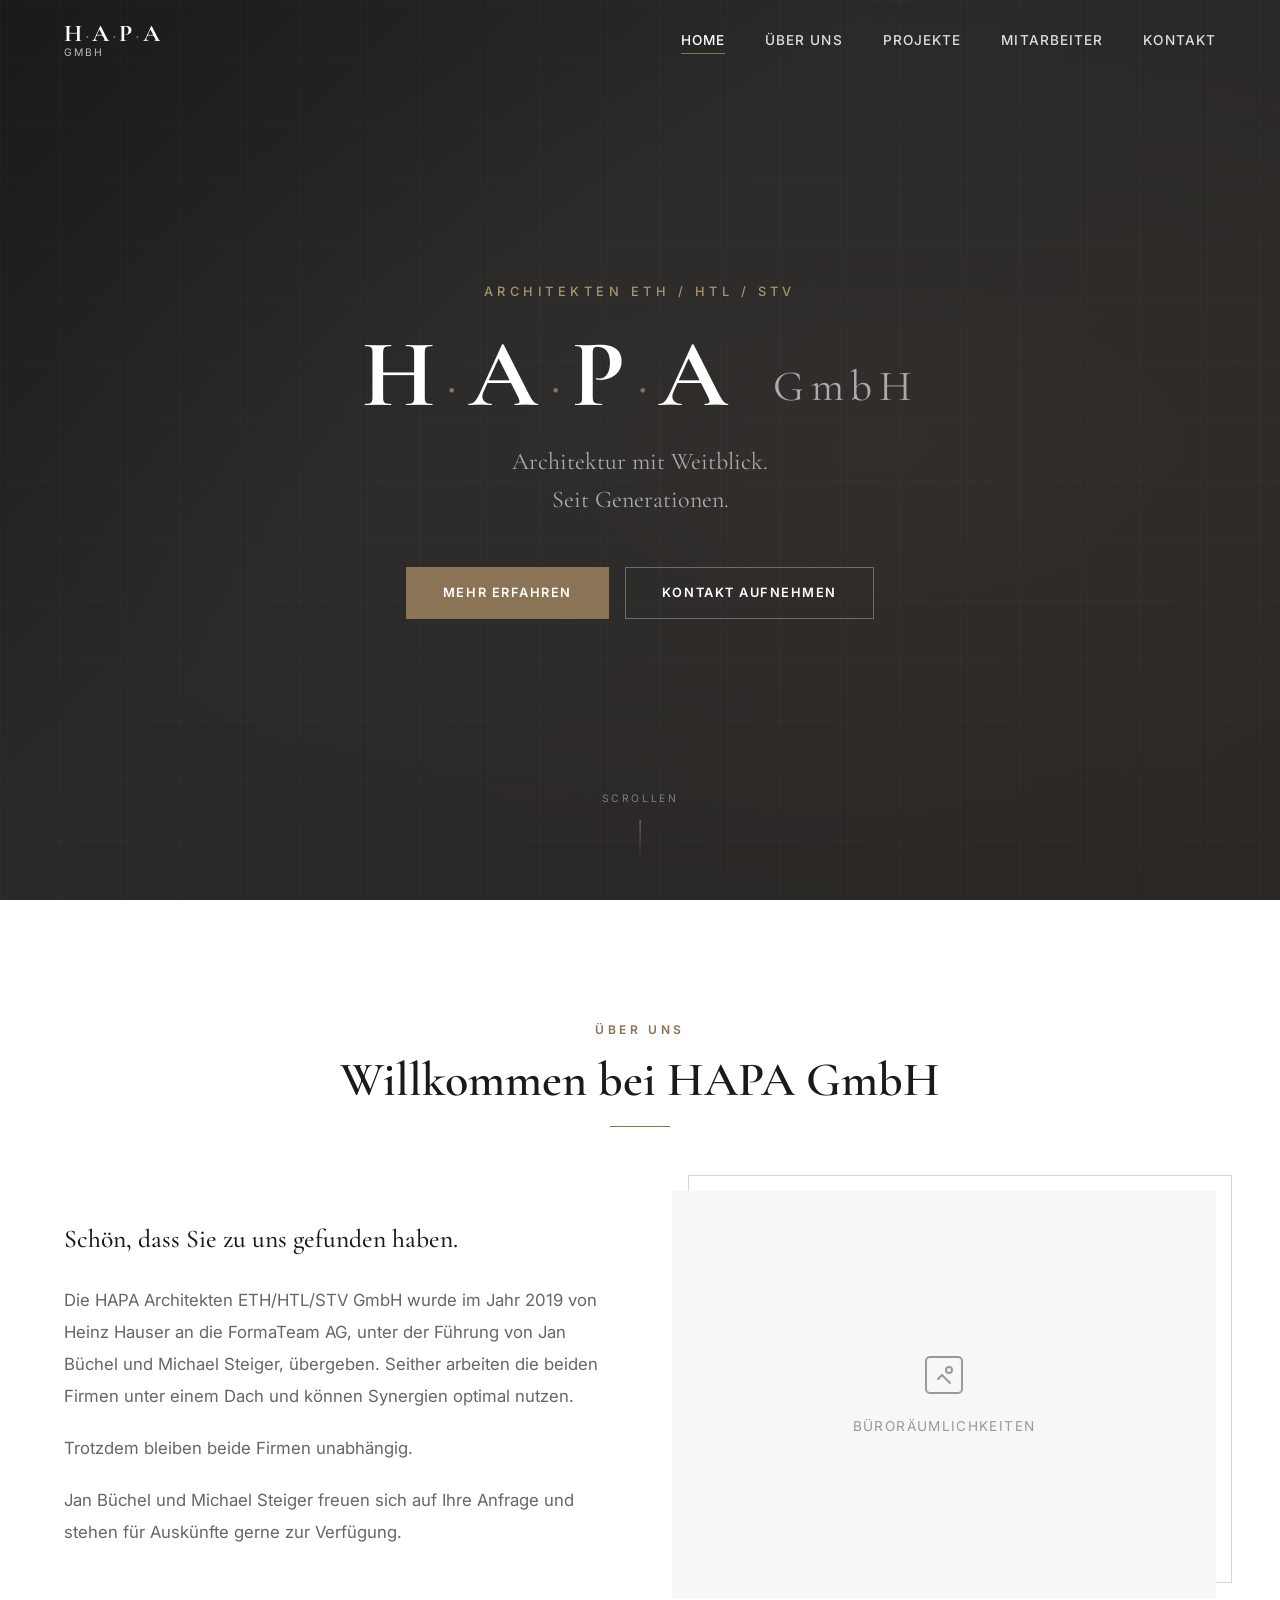
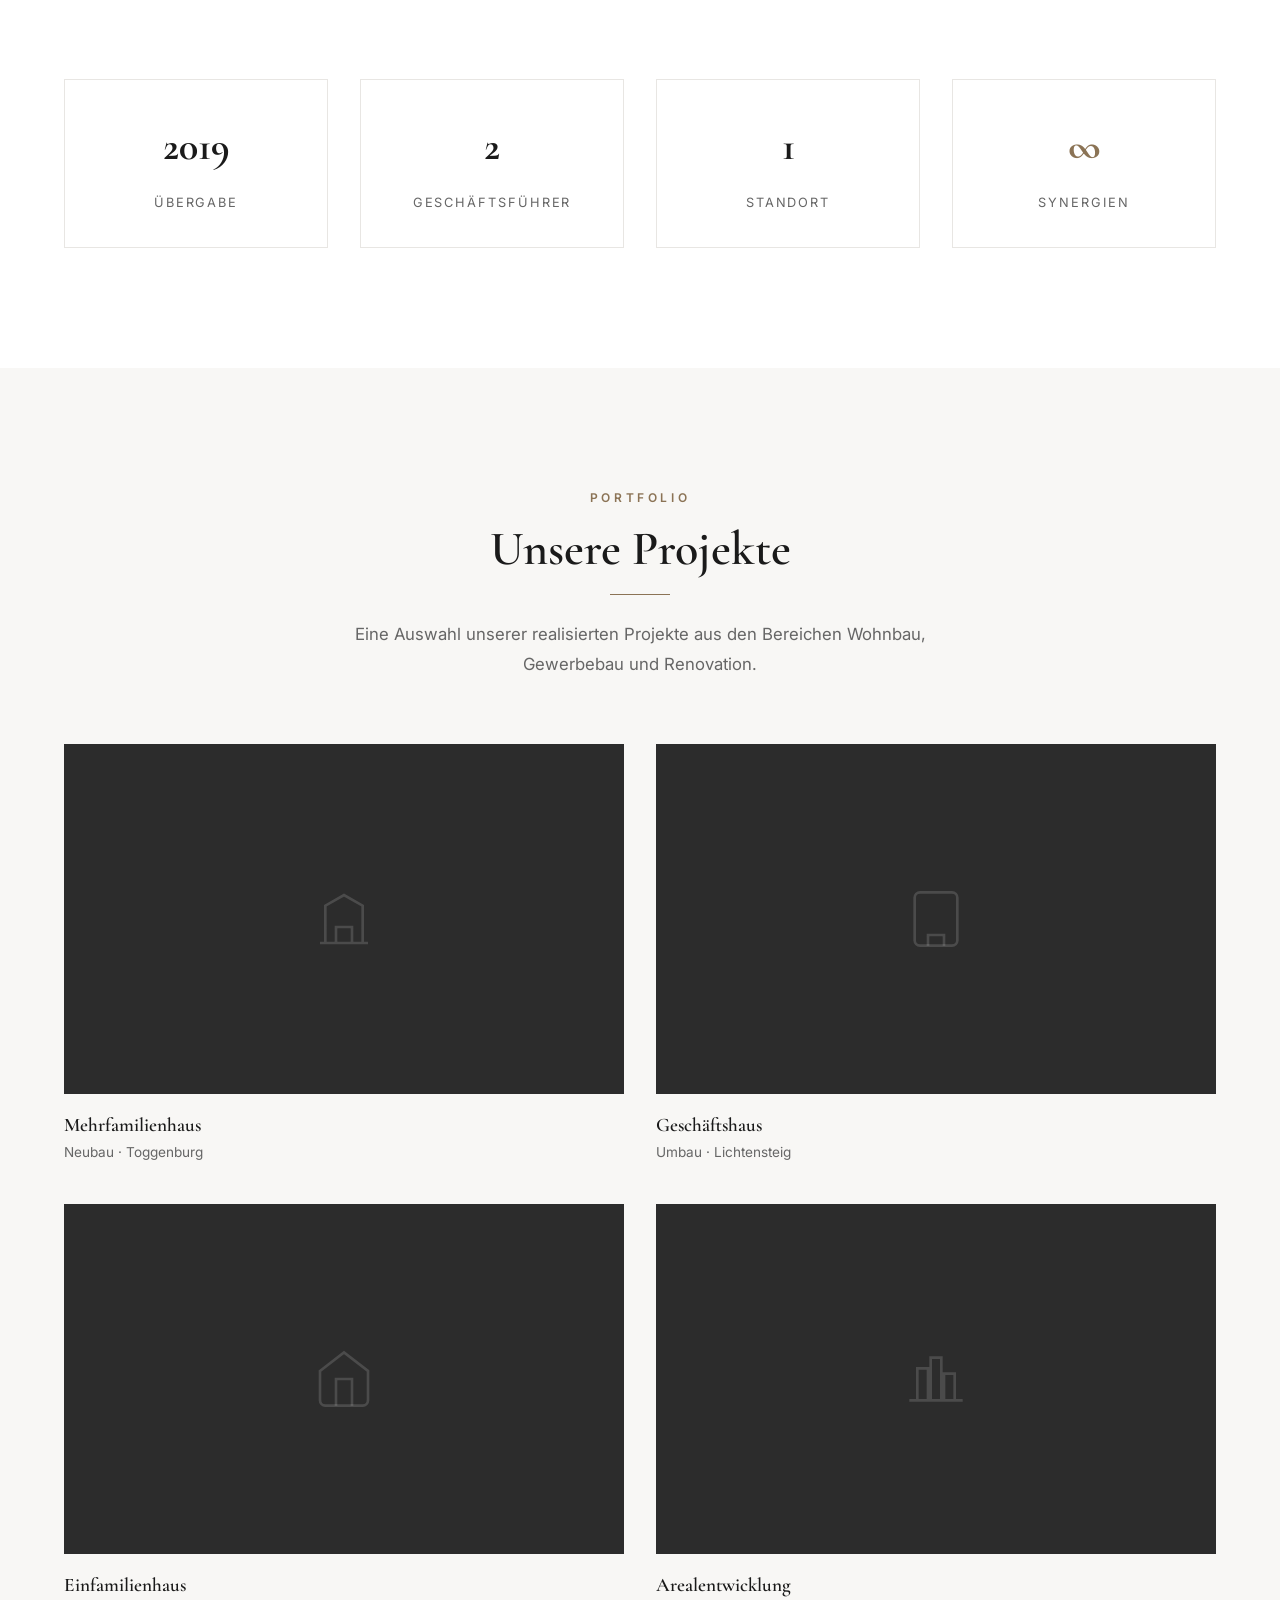
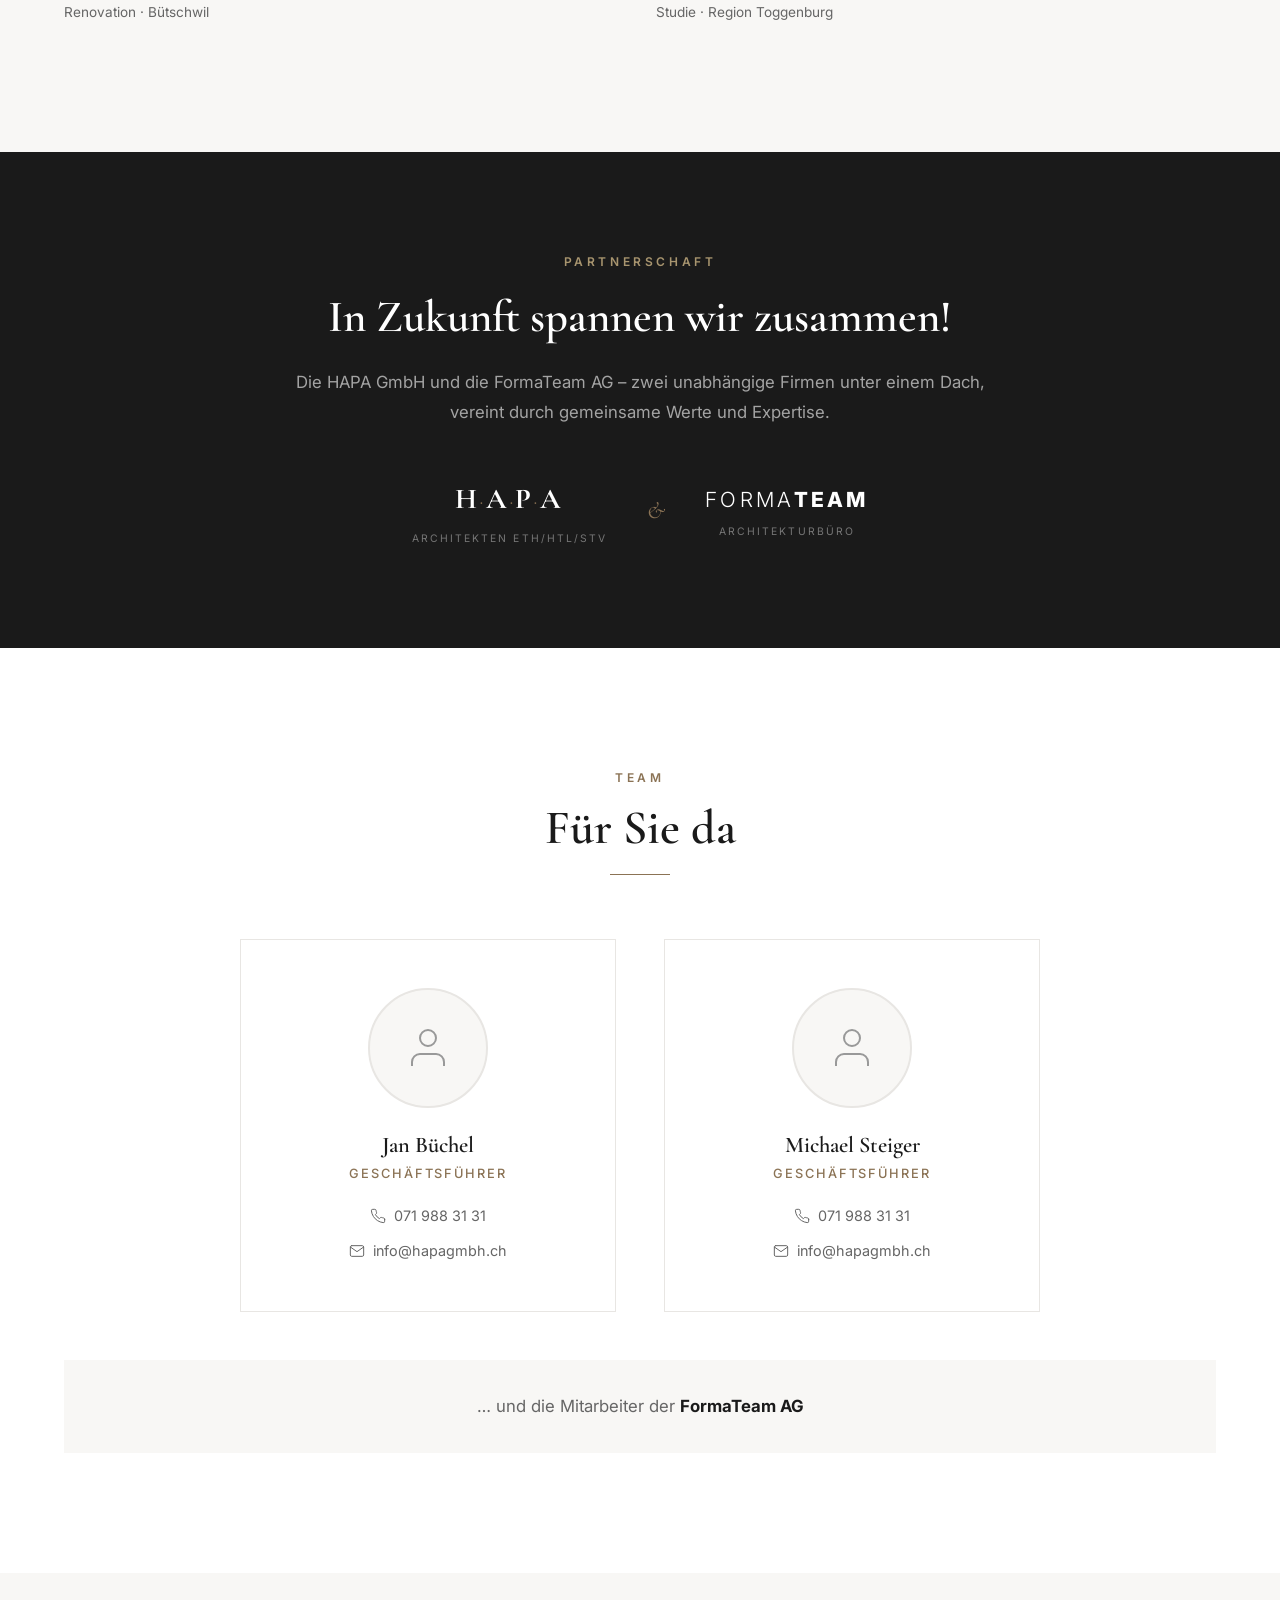
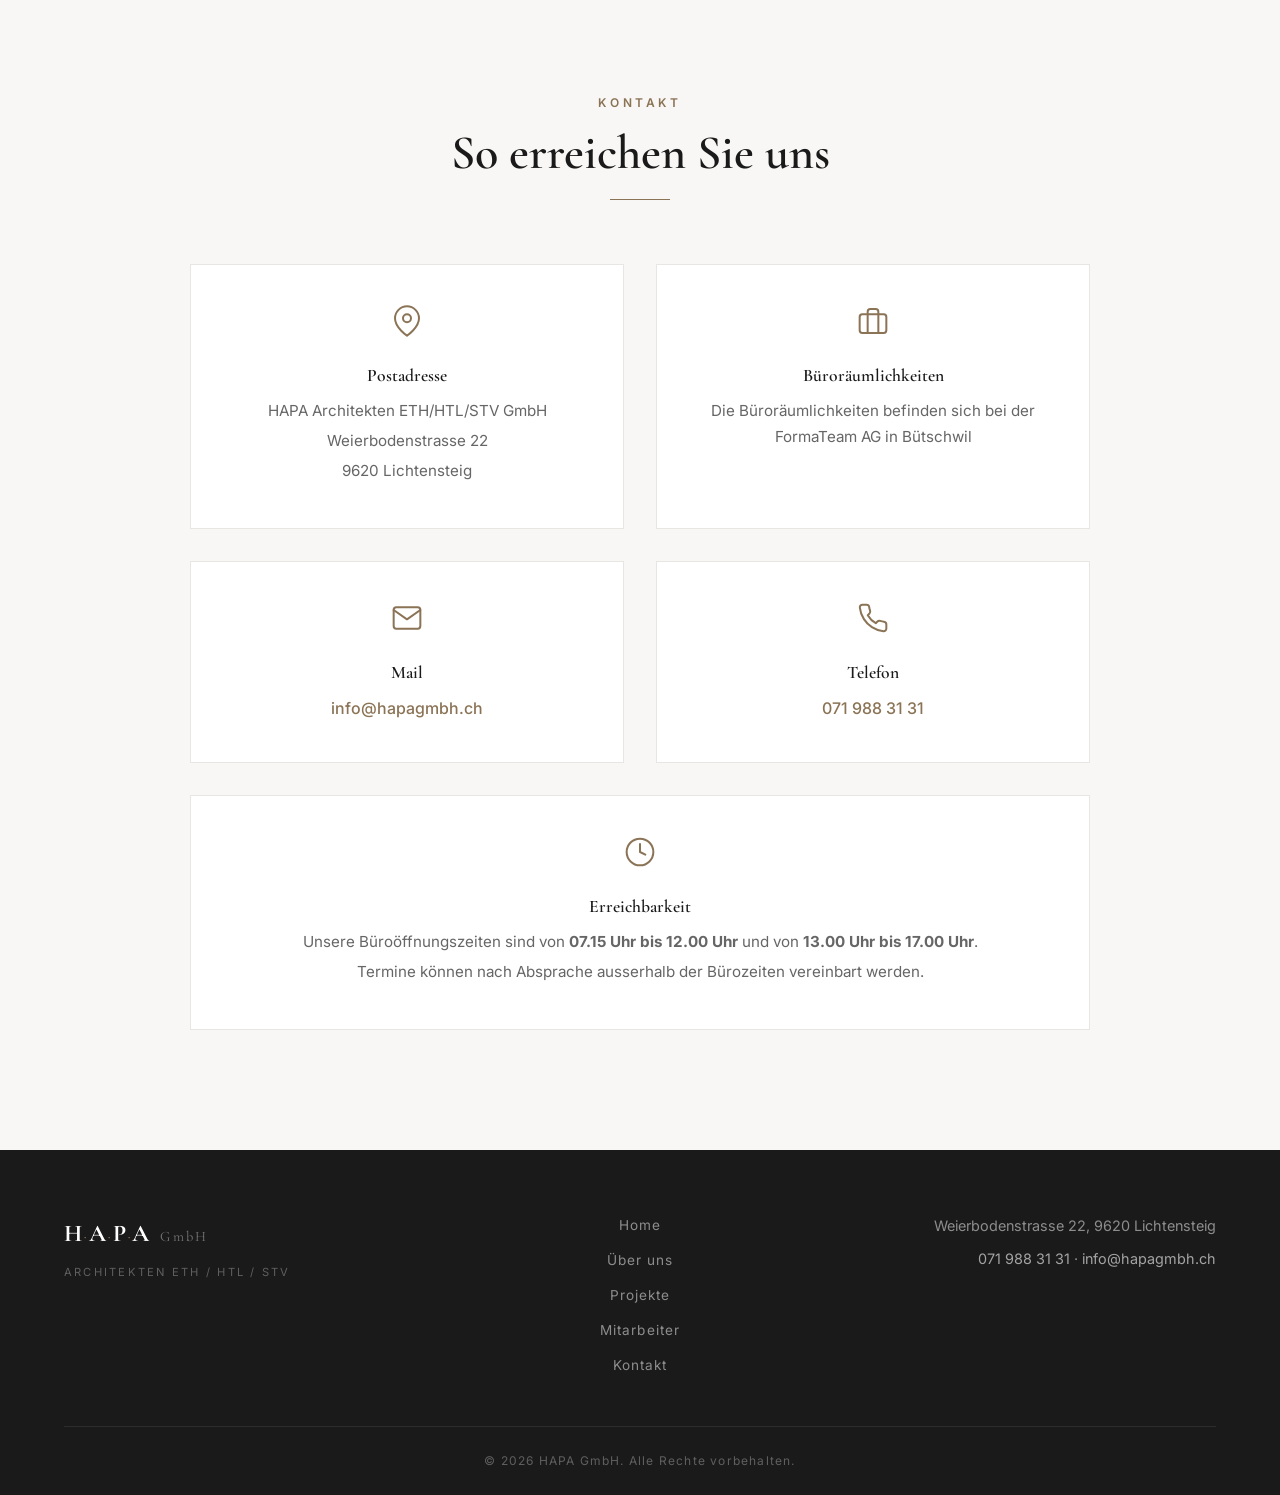
<file: demo-hapa/index.html>
<!DOCTYPE html>
<html lang="de">
<head>
    <meta charset="UTF-8">
    <meta name="viewport" content="width=device-width, initial-scale=1.0">
    <title>HAPA GmbH — Architekten ETH/HTL/STV</title>
    <meta name="description" content="HAPA Architekten ETH/HTL/STV GmbH – Ihr Architekturbüro in Lichtensteig. Professionelle Architektur mit Leidenschaft von Jan Büchel und Michael Steiger.">
    <link rel="preconnect" href="https://fonts.googleapis.com">
    <link rel="preconnect" href="https://fonts.gstatic.com" crossorigin>
    <link href="https://fonts.googleapis.com/css2?family=Inter:wght@300;400;500;600;700&family=Cormorant+Garamond:wght@400;500;600;700&display=swap" rel="stylesheet">
    <link rel="stylesheet" href="style.css">
</head>
<body>

<!-- ============================================================
     NAVIGATION
     ============================================================ -->
<nav id="navbar" class="navbar">
    <div class="nav-container">
        <a href="#hero" class="nav-brand">
            <span class="brand-name">H<span class="brand-dot">·</span>A<span class="brand-dot">·</span>P<span class="brand-dot">·</span>A</span>
            <span class="brand-sub">GmbH</span>
        </a>

        <button id="navToggle" class="nav-toggle" aria-label="Menü öffnen" aria-expanded="false">
            <span class="hamburger-line"></span>
            <span class="hamburger-line"></span>
            <span class="hamburger-line"></span>
        </button>

        <ul id="navMenu" class="nav-menu">
            <li><a href="#hero" class="nav-link active">Home</a></li>
            <li><a href="#about" class="nav-link">Über uns</a></li>
            <li><a href="#projects" class="nav-link">Projekte</a></li>
            <li><a href="#team" class="nav-link">Mitarbeiter</a></li>
            <li><a href="#contact" class="nav-link">Kontakt</a></li>
        </ul>
    </div>
</nav>

<!-- ============================================================
     HERO SECTION
     ============================================================ -->
<section id="hero" class="hero">
    <div class="hero-overlay"></div>
    <div class="hero-content">
        <div class="hero-text fade-up">
            <p class="hero-tagline">Architekten ETH / HTL / STV</p>
            <h1 class="hero-title">H<span class="dot">·</span>A<span class="dot">·</span>P<span class="dot">·</span>A <span class="hero-gmbh">GmbH</span></h1>
            <p class="hero-subtitle">Architektur mit Weitblick.<br>Seit Generationen.</p>
            <div class="hero-actions">
                <a href="#about" class="btn btn-primary">Mehr erfahren</a>
                <a href="#contact" class="btn btn-outline">Kontakt aufnehmen</a>
            </div>
        </div>
    </div>
    <div class="hero-scroll-indicator">
        <span class="scroll-text">Scrollen</span>
        <span class="scroll-line"></span>
    </div>
</section>

<!-- ============================================================
     ÜBER UNS
     ============================================================ -->
<section id="about" class="section section-about">
    <div class="container">
        <div class="section-header fade-up">
            <p class="section-label">Über uns</p>
            <h2 class="section-title">Willkommen bei HAPA GmbH</h2>
            <div class="section-divider"></div>
        </div>

        <div class="about-content">
            <div class="about-text fade-up">
                <p class="about-lead">Schön, dass Sie zu uns gefunden haben.</p>
                <p>Die HAPA Architekten ETH/HTL/STV GmbH wurde im Jahr 2019 von Heinz Hauser an die FormaTeam AG, unter der Führung von Jan Büchel und Michael Steiger, übergeben. Seither arbeiten die beiden Firmen unter einem Dach und können Synergien optimal nutzen.</p>
                <p>Trotzdem bleiben beide Firmen unabhängig.</p>
                <p>Jan Büchel und Michael Steiger freuen sich auf Ihre Anfrage und stehen für Auskünfte gerne zur Verfügung.</p>
            </div>
            <div class="about-image fade-up">
                <div class="about-img-wrapper">
                    <div class="about-img-placeholder">
                        <svg xmlns="http://www.w3.org/2000/svg" viewBox="0 0 24 24" fill="none" stroke="currentColor" stroke-width="1" stroke-linecap="round" stroke-linejoin="round"><rect x="3" y="3" width="18" height="18" rx="2"/><path d="M9 14l2-2 4 4"/><circle cx="14.5" cy="9.5" r="1.5"/></svg>
                        <span>Büroräumlichkeiten</span>
                    </div>
                </div>
            </div>
        </div>

        <div class="about-stats fade-up">
            <div class="stat-card">
                <span class="stat-number" data-target="2019">2019</span>
                <span class="stat-label">Übergabe</span>
            </div>
            <div class="stat-card">
                <span class="stat-number">2</span>
                <span class="stat-label">Geschäftsführer</span>
            </div>
            <div class="stat-card">
                <span class="stat-number">1</span>
                <span class="stat-label">Standort</span>
            </div>
            <div class="stat-card">
                <span class="stat-icon">∞</span>
                <span class="stat-label">Synergien</span>
            </div>
        </div>
    </div>
</section>

<!-- ============================================================
     PROJEKTE
     ============================================================ -->
<section id="projects" class="section section-projects">
    <div class="container">
        <div class="section-header fade-up">
            <p class="section-label">Portfolio</p>
            <h2 class="section-title">Unsere Projekte</h2>
            <div class="section-divider"></div>
            <p class="section-desc">Eine Auswahl unserer realisierten Projekte aus den Bereichen Wohnbau, Gewerbebau und Renovation.</p>
        </div>

        <div class="projects-grid">
            <div class="project-card fade-up">
                <div class="project-img">
                    <div class="project-placeholder">
                        <svg xmlns="http://www.w3.org/2000/svg" viewBox="0 0 24 24" fill="none" stroke="currentColor" stroke-width="1"><path d="M3 21h18M5 21V7l7-4 7 4v14M9 21v-6h6v6"/></svg>
                    </div>
                    <div class="project-overlay">
                        <span class="project-category">Wohnbau</span>
                    </div>
                </div>
                <div class="project-info">
                    <h3>Mehrfamilienhaus</h3>
                    <p>Neubau · Toggenburg</p>
                </div>
            </div>

            <div class="project-card fade-up">
                <div class="project-img">
                    <div class="project-placeholder">
                        <svg xmlns="http://www.w3.org/2000/svg" viewBox="0 0 24 24" fill="none" stroke="currentColor" stroke-width="1"><rect x="4" y="2" width="16" height="20" rx="2"/><path d="M9 22v-4h6v4M8 6h.01M16 6h.01M12 6h.01M8 10h.01M16 10h.01M12 10h.01M8 14h.01M16 14h.01M12 14h.01"/></svg>
                    </div>
                    <div class="project-overlay">
                        <span class="project-category">Gewerbebau</span>
                    </div>
                </div>
                <div class="project-info">
                    <h3>Geschäftshaus</h3>
                    <p>Umbau · Lichtensteig</p>
                </div>
            </div>

            <div class="project-card fade-up">
                <div class="project-img">
                    <div class="project-placeholder">
                        <svg xmlns="http://www.w3.org/2000/svg" viewBox="0 0 24 24" fill="none" stroke="currentColor" stroke-width="1"><path d="M3 9l9-7 9 7v11a2 2 0 0 1-2 2H5a2 2 0 0 1-2-2z"/><polyline points="9 22 9 12 15 12 15 22"/></svg>
                    </div>
                    <div class="project-overlay">
                        <span class="project-category">Renovation</span>
                    </div>
                </div>
                <div class="project-info">
                    <h3>Einfamilienhaus</h3>
                    <p>Renovation · Bütschwil</p>
                </div>
            </div>

            <div class="project-card fade-up">
                <div class="project-img">
                    <div class="project-placeholder">
                        <svg xmlns="http://www.w3.org/2000/svg" viewBox="0 0 24 24" fill="none" stroke="currentColor" stroke-width="1"><path d="M2 20h20M5 20V8h4v12M10 20V4h4v16M15 20V10h4v10"/></svg>
                    </div>
                    <div class="project-overlay">
                        <span class="project-category">Planung</span>
                    </div>
                </div>
                <div class="project-info">
                    <h3>Arealentwicklung</h3>
                    <p>Studie · Region Toggenburg</p>
                </div>
            </div>
        </div>
    </div>
</section>

<!-- ============================================================
     ZUSAMMENARBEIT BANNER
     ============================================================ -->
<section class="section section-collab">
    <div class="container">
        <div class="collab-content fade-up">
            <p class="collab-label">Partnerschaft</p>
            <h2 class="collab-title">In Zukunft spannen wir zusammen!</h2>
            <p class="collab-text">Die HAPA GmbH und die FormaTeam AG – zwei unabhängige Firmen unter einem Dach, vereint durch gemeinsame Werte und Expertise.</p>
            <div class="collab-logos">
                <div class="collab-logo">
                    <span class="logo-hapa">H<span class="dot">·</span>A<span class="dot">·</span>P<span class="dot">·</span>A</span>
                    <span class="logo-sub">Architekten ETH/HTL/STV</span>
                </div>
                <div class="collab-separator">
                    <span class="separator-icon">&amp;</span>
                </div>
                <div class="collab-logo">
                    <span class="logo-formateam">FORMA<strong>TEAM</strong></span>
                    <span class="logo-sub">Architekturbüro</span>
                </div>
            </div>
        </div>
    </div>
</section>

<!-- ============================================================
     MITARBEITER
     ============================================================ -->
<section id="team" class="section section-team">
    <div class="container">
        <div class="section-header fade-up">
            <p class="section-label">Team</p>
            <h2 class="section-title">Für Sie da</h2>
            <div class="section-divider"></div>
        </div>

        <div class="team-grid">
            <div class="team-card fade-up">
                <div class="team-photo">
                    <div class="team-photo-placeholder">
                        <svg xmlns="http://www.w3.org/2000/svg" viewBox="0 0 24 24" fill="none" stroke="currentColor" stroke-width="1"><path d="M20 21v-2a4 4 0 0 0-4-4H8a4 4 0 0 0-4 4v2"/><circle cx="12" cy="7" r="4"/></svg>
                    </div>
                </div>
                <div class="team-info">
                    <h3 class="team-name">Jan Büchel</h3>
                    <p class="team-role">Geschäftsführer</p>
                    <div class="team-contact">
                        <a href="tel:+41719883131" class="team-link">
                            <svg xmlns="http://www.w3.org/2000/svg" viewBox="0 0 24 24" fill="none" stroke="currentColor" stroke-width="1.5" stroke-linecap="round" stroke-linejoin="round" width="16" height="16"><path d="M22 16.92v3a2 2 0 0 1-2.18 2 19.79 19.79 0 0 1-8.63-3.07 19.5 19.5 0 0 1-6-6 19.79 19.79 0 0 1-3.07-8.67A2 2 0 0 1 4.11 2h3a2 2 0 0 1 2 1.72 12.84 12.84 0 0 0 .7 2.81 2 2 0 0 1-.45 2.11L8.09 9.91a16 16 0 0 0 6 6l1.27-1.27a2 2 0 0 1 2.11-.45 12.84 12.84 0 0 0 2.81.7A2 2 0 0 1 22 16.92z"/></svg>
                            071 988 31 31
                        </a>
                        <a href="mailto:info@hapagmbh.ch" class="team-link">
                            <svg xmlns="http://www.w3.org/2000/svg" viewBox="0 0 24 24" fill="none" stroke="currentColor" stroke-width="1.5" stroke-linecap="round" stroke-linejoin="round" width="16" height="16"><path d="M4 4h16c1.1 0 2 .9 2 2v12c0 1.1-.9 2-2 2H4c-1.1 0-2-.9-2-2V6c0-1.1.9-2 2-2z"/><polyline points="22,6 12,13 2,6"/></svg>
                            info@hapagmbh.ch
                        </a>
                    </div>
                </div>
            </div>

            <div class="team-card fade-up">
                <div class="team-photo">
                    <div class="team-photo-placeholder">
                        <svg xmlns="http://www.w3.org/2000/svg" viewBox="0 0 24 24" fill="none" stroke="currentColor" stroke-width="1"><path d="M20 21v-2a4 4 0 0 0-4-4H8a4 4 0 0 0-4 4v2"/><circle cx="12" cy="7" r="4"/></svg>
                    </div>
                </div>
                <div class="team-info">
                    <h3 class="team-name">Michael Steiger</h3>
                    <p class="team-role">Geschäftsführer</p>
                    <div class="team-contact">
                        <a href="tel:+41719883131" class="team-link">
                            <svg xmlns="http://www.w3.org/2000/svg" viewBox="0 0 24 24" fill="none" stroke="currentColor" stroke-width="1.5" stroke-linecap="round" stroke-linejoin="round" width="16" height="16"><path d="M22 16.92v3a2 2 0 0 1-2.18 2 19.79 19.79 0 0 1-8.63-3.07 19.5 19.5 0 0 1-6-6 19.79 19.79 0 0 1-3.07-8.67A2 2 0 0 1 4.11 2h3a2 2 0 0 1 2 1.72 12.84 12.84 0 0 0 .7 2.81 2 2 0 0 1-.45 2.11L8.09 9.91a16 16 0 0 0 6 6l1.27-1.27a2 2 0 0 1 2.11-.45 12.84 12.84 0 0 0 2.81.7A2 2 0 0 1 22 16.92z"/></svg>
                            071 988 31 31
                        </a>
                        <a href="mailto:info@hapagmbh.ch" class="team-link">
                            <svg xmlns="http://www.w3.org/2000/svg" viewBox="0 0 24 24" fill="none" stroke="currentColor" stroke-width="1.5" stroke-linecap="round" stroke-linejoin="round" width="16" height="16"><path d="M4 4h16c1.1 0 2 .9 2 2v12c0 1.1-.9 2-2 2H4c-1.1 0-2-.9-2-2V6c0-1.1.9-2 2-2z"/><polyline points="22,6 12,13 2,6"/></svg>
                            info@hapagmbh.ch
                        </a>
                    </div>
                </div>
            </div>
        </div>

        <div class="team-formateam fade-up">
            <p>… und die Mitarbeiter der <strong>FormaTeam AG</strong></p>
        </div>
    </div>
</section>

<!-- ============================================================
     KONTAKT
     ============================================================ -->
<section id="contact" class="section section-contact">
    <div class="container">
        <div class="section-header fade-up">
            <p class="section-label">Kontakt</p>
            <h2 class="section-title">So erreichen Sie uns</h2>
            <div class="section-divider"></div>
        </div>

        <div class="contact-grid">
            <div class="contact-card fade-up">
                <div class="contact-icon">
                    <svg xmlns="http://www.w3.org/2000/svg" viewBox="0 0 24 24" fill="none" stroke="currentColor" stroke-width="1.5" stroke-linecap="round" stroke-linejoin="round"><path d="M21 10c0 7-9 13-9 13s-9-6-9-13a9 9 0 0 1 18 0z"/><circle cx="12" cy="10" r="3"/></svg>
                </div>
                <h3>Postadresse</h3>
                <p>HAPA Architekten ETH/HTL/STV GmbH</p>
                <p>Weierbodenstrasse 22</p>
                <p>9620 Lichtensteig</p>
            </div>

            <div class="contact-card fade-up">
                <div class="contact-icon">
                    <svg xmlns="http://www.w3.org/2000/svg" viewBox="0 0 24 24" fill="none" stroke="currentColor" stroke-width="1.5" stroke-linecap="round" stroke-linejoin="round"><rect x="2" y="7" width="20" height="14" rx="2" ry="2"/><path d="M16 21V5a2 2 0 0 0-2-2h-4a2 2 0 0 0-2 2v16"/></svg>
                </div>
                <h3>Büroräumlichkeiten</h3>
                <p>Die Büroräumlichkeiten befinden sich bei der FormaTeam AG in Bütschwil</p>
            </div>

            <div class="contact-card fade-up">
                <div class="contact-icon">
                    <svg xmlns="http://www.w3.org/2000/svg" viewBox="0 0 24 24" fill="none" stroke="currentColor" stroke-width="1.5" stroke-linecap="round" stroke-linejoin="round"><path d="M4 4h16c1.1 0 2 .9 2 2v12c0 1.1-.9 2-2 2H4c-1.1 0-2-.9-2-2V6c0-1.1.9-2 2-2z"/><polyline points="22,6 12,13 2,6"/></svg>
                </div>
                <h3>Mail</h3>
                <a href="mailto:info@hapagmbh.ch" class="contact-link">info@hapagmbh.ch</a>
            </div>

            <div class="contact-card fade-up">
                <div class="contact-icon">
                    <svg xmlns="http://www.w3.org/2000/svg" viewBox="0 0 24 24" fill="none" stroke="currentColor" stroke-width="1.5" stroke-linecap="round" stroke-linejoin="round"><path d="M22 16.92v3a2 2 0 0 1-2.18 2 19.79 19.79 0 0 1-8.63-3.07 19.5 19.5 0 0 1-6-6 19.79 19.79 0 0 1-3.07-8.67A2 2 0 0 1 4.11 2h3a2 2 0 0 1 2 1.72 12.84 12.84 0 0 0 .7 2.81 2 2 0 0 1-.45 2.11L8.09 9.91a16 16 0 0 0 6 6l1.27-1.27a2 2 0 0 1 2.11-.45 12.84 12.84 0 0 0 2.81.7A2 2 0 0 1 22 16.92z"/></svg>
                </div>
                <h3>Telefon</h3>
                <a href="tel:+41719883131" class="contact-link">071 988 31 31</a>
            </div>

            <div class="contact-card contact-card-wide fade-up">
                <div class="contact-icon">
                    <svg xmlns="http://www.w3.org/2000/svg" viewBox="0 0 24 24" fill="none" stroke="currentColor" stroke-width="1.5" stroke-linecap="round" stroke-linejoin="round"><circle cx="12" cy="12" r="10"/><polyline points="12 6 12 12 16 14"/></svg>
                </div>
                <h3>Erreichbarkeit</h3>
                <p>Unsere Büroöffnungszeiten sind von <strong>07.15 Uhr bis 12.00 Uhr</strong> und von <strong>13.00 Uhr bis 17.00 Uhr</strong>.</p>
                <p>Termine können nach Absprache ausserhalb der Bürozeiten vereinbart werden.</p>
            </div>
        </div>
    </div>
</section>

<!-- ============================================================
     FOOTER
     ============================================================ -->
<footer class="footer">
    <div class="container">
        <div class="footer-content">
            <div class="footer-brand">
                <span class="footer-logo">H<span class="dot">·</span>A<span class="dot">·</span>P<span class="dot">·</span>A <span class="footer-gmbh">GmbH</span></span>
                <p class="footer-tagline">Architekten ETH / HTL / STV</p>
            </div>
            <div class="footer-links">
                <a href="#hero">Home</a>
                <a href="#about">Über uns</a>
                <a href="#projects">Projekte</a>
                <a href="#team">Mitarbeiter</a>
                <a href="#contact">Kontakt</a>
            </div>
            <div class="footer-contact">
                <p>Weierbodenstrasse 22, 9620 Lichtensteig</p>
                <p><a href="tel:+41719883131">071 988 31 31</a> · <a href="mailto:info@hapagmbh.ch">info@hapagmbh.ch</a></p>
            </div>
        </div>
        <div class="footer-bottom">
            <p>&copy; 2026 HAPA GmbH. Alle Rechte vorbehalten.</p>
        </div>
    </div>
</footer>

<script src="script.js"></script>
</body>
</html>
</file>
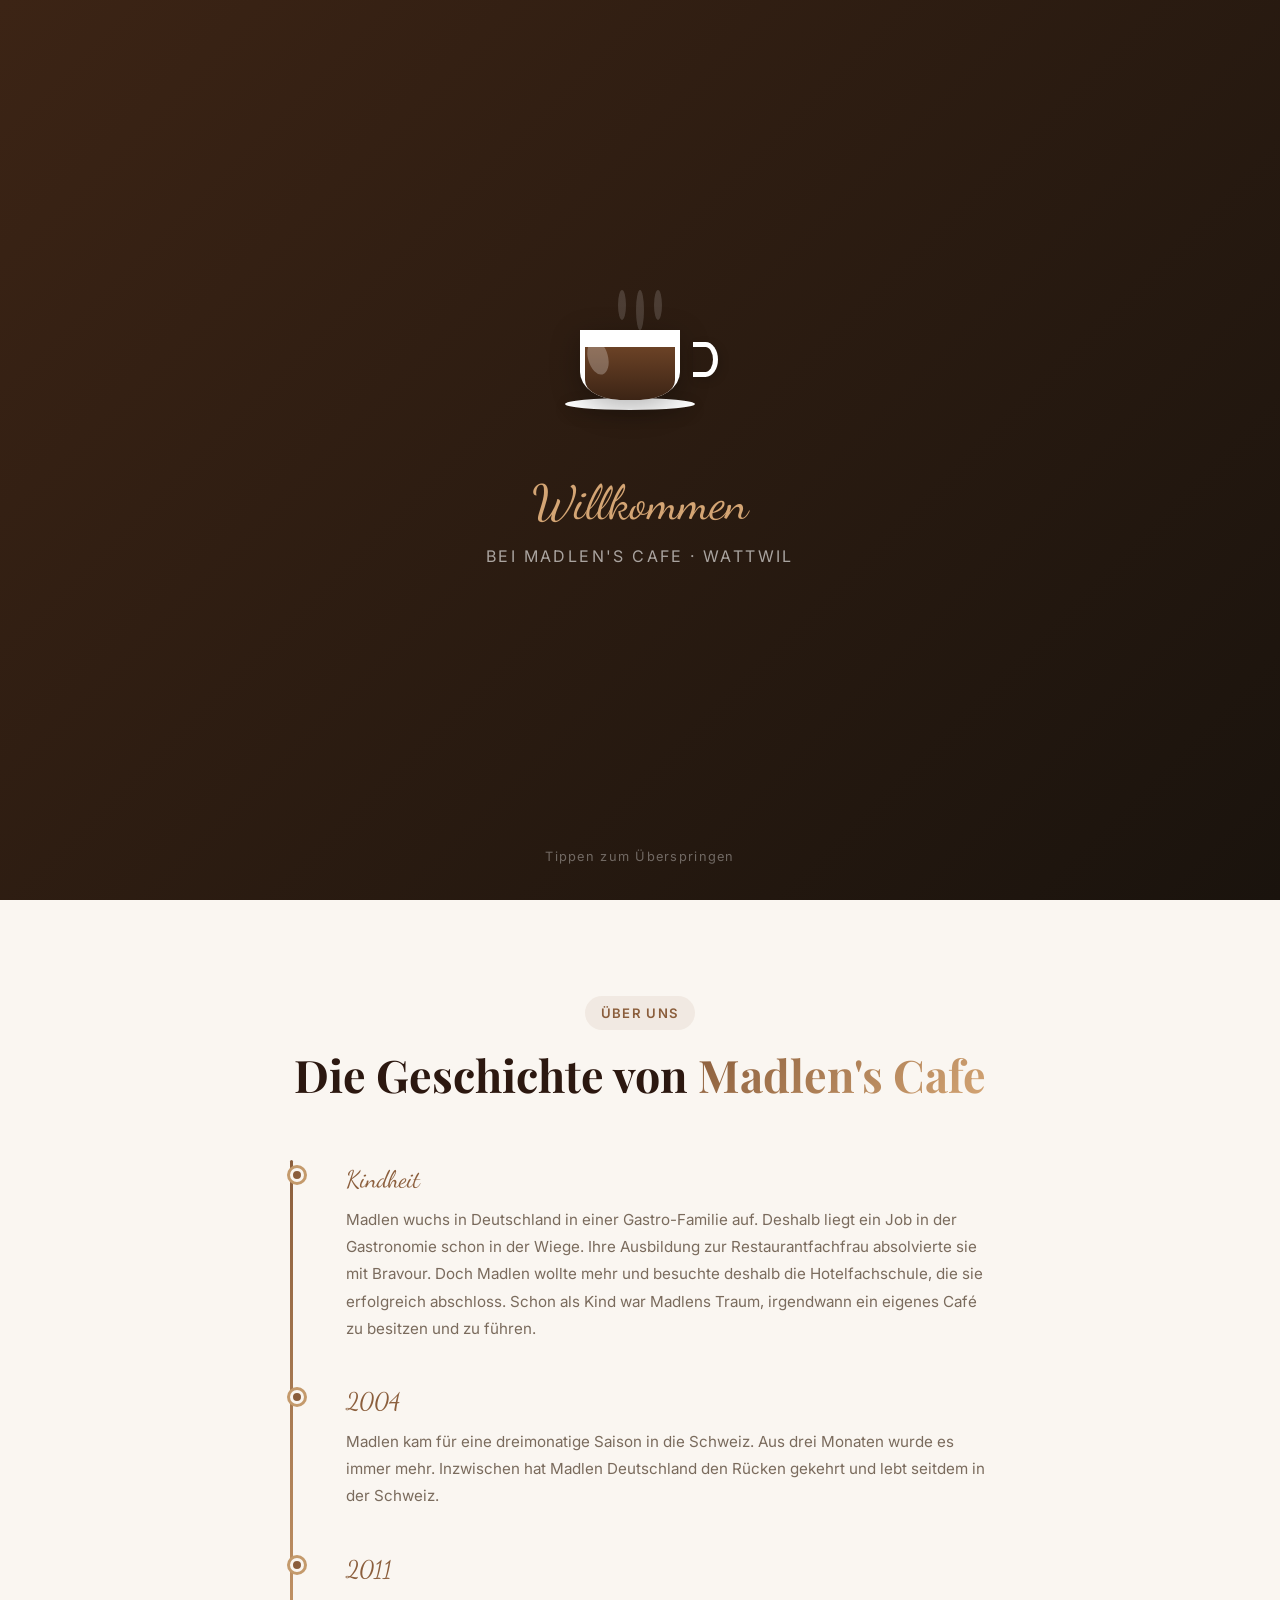
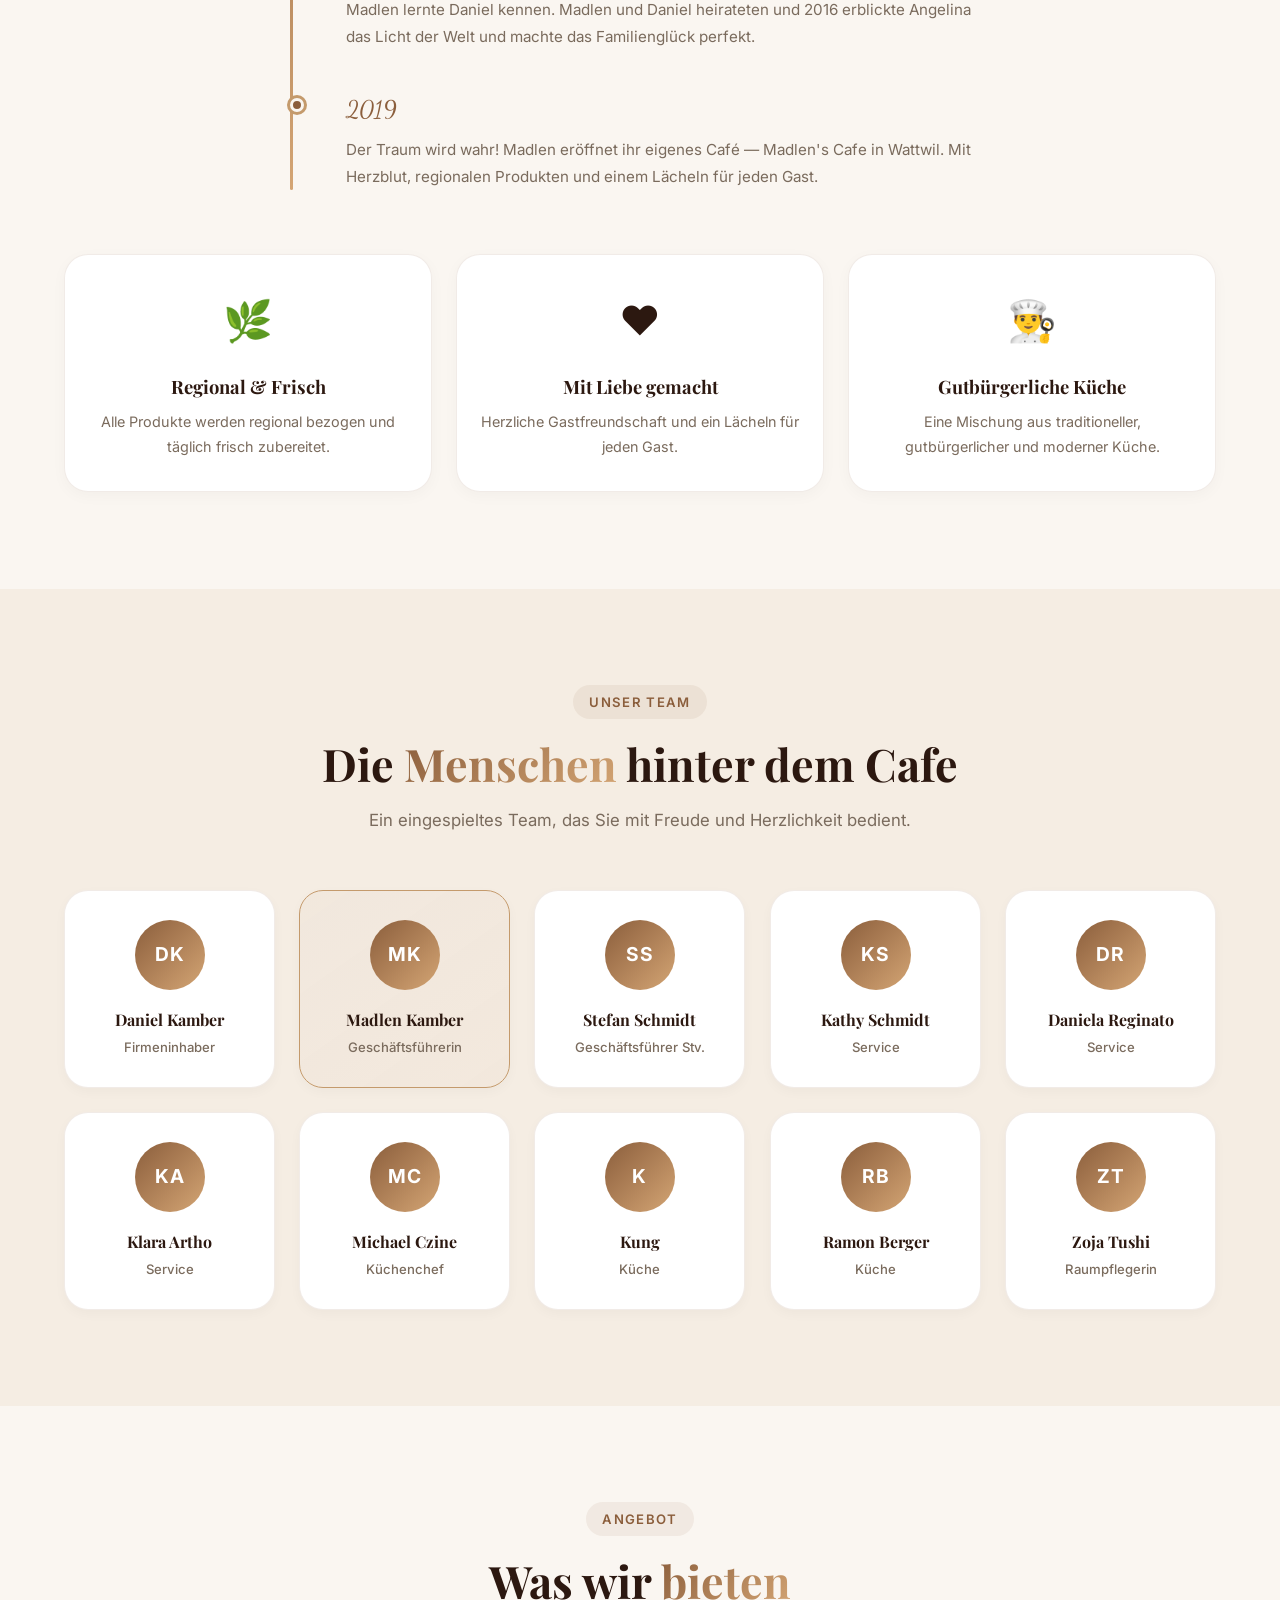
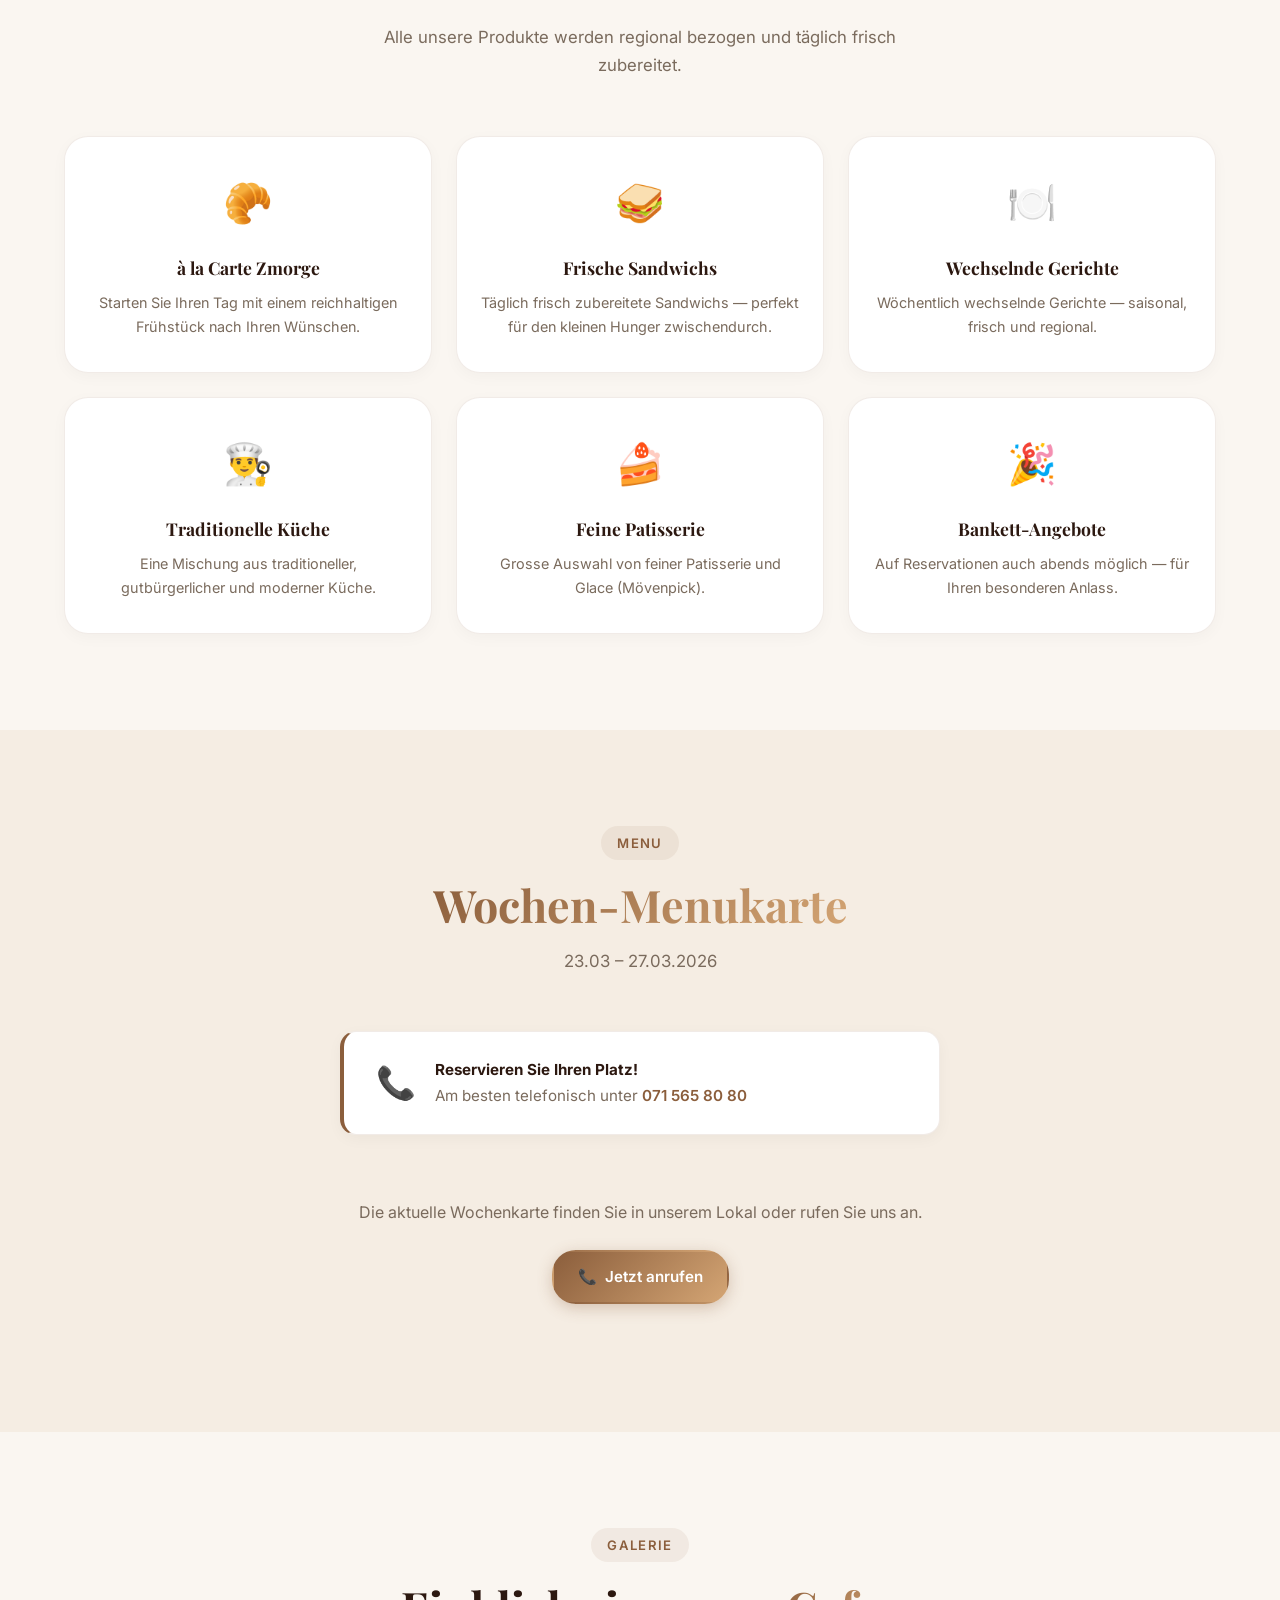
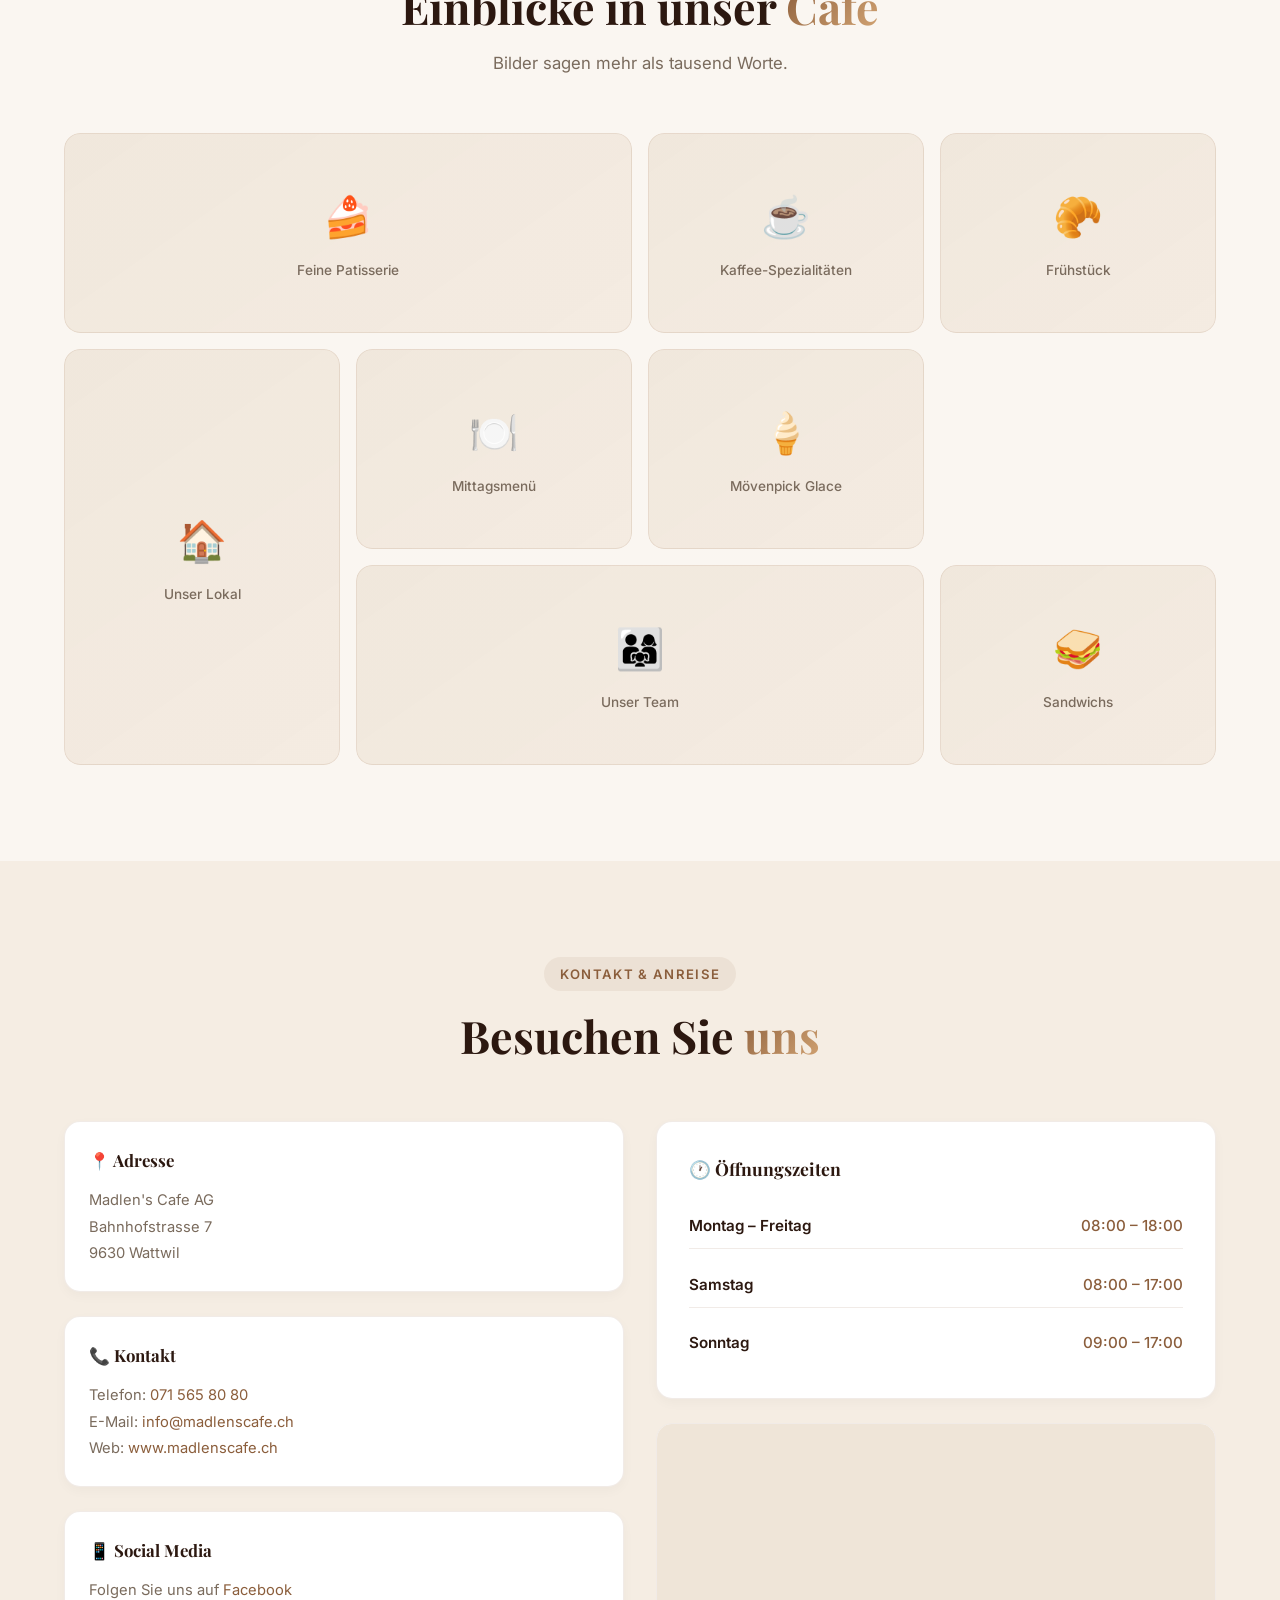
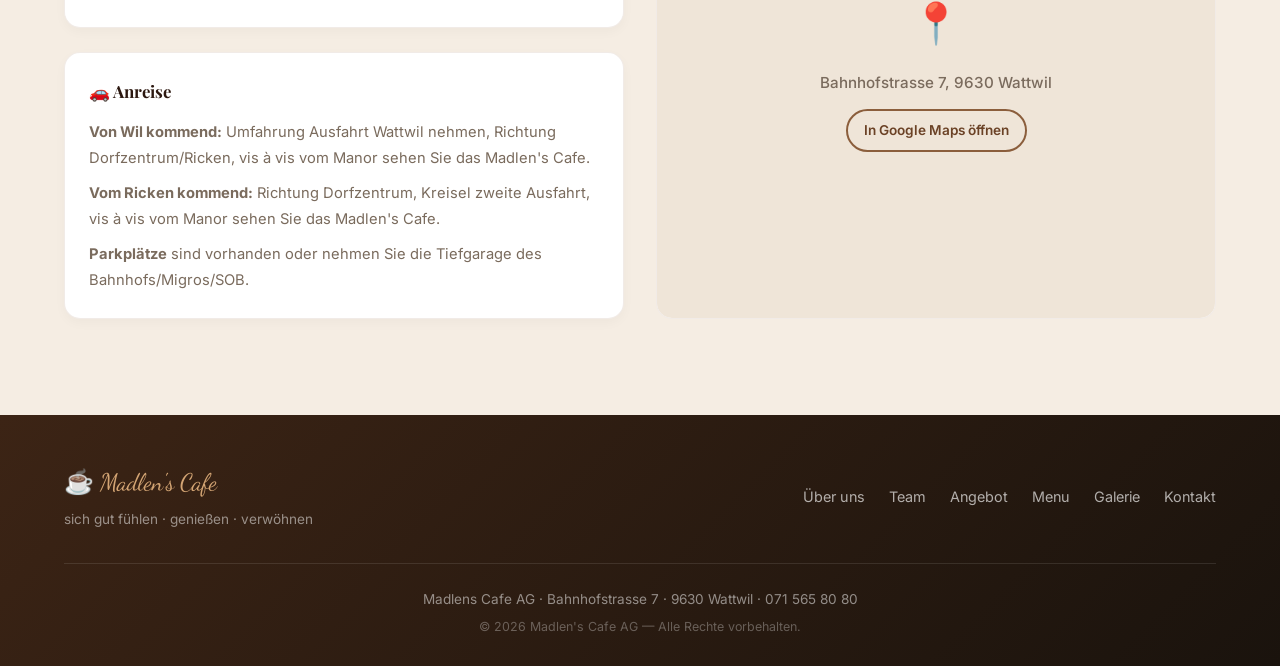
<file: demo-madlenscafe/index.html>
<!DOCTYPE html>
<html lang="de">
<head>
    <meta charset="UTF-8">
    <meta name="viewport" content="width=device-width, initial-scale=1.0">
    <title>Madlen's Cafe — Wattwil</title>
    <meta name="description" content="Madlen's Cafe AG in Wattwil – sich gut fühlen, genießen, verwöhnen. Frische regionale Küche, feine Patisserie und herzliche Gastfreundschaft.">
    <link rel="preconnect" href="https://fonts.googleapis.com">
    <link rel="preconnect" href="https://fonts.gstatic.com" crossorigin>
    <link href="https://fonts.googleapis.com/css2?family=Inter:wght@300;400;500;600;700&family=Playfair+Display:ital,wght@0,400;0,500;0,600;0,700;1,400;1,600&family=Dancing+Script:wght@500;600;700&display=swap" rel="stylesheet">
    <link rel="stylesheet" href="style.css">
</head>
<body>

<!-- ============================================================
     KAFFEETASSE INTRO ANIMATION
     ============================================================ -->
<div id="cafe-intro" aria-hidden="true">
    <div class="intro-scene">
        <!-- CSS coffee cup -->
        <div class="intro-cup-wrapper">
            <div class="intro-steam">
                <span class="steam s1"></span>
                <span class="steam s2"></span>
                <span class="steam s3"></span>
            </div>
            <div class="intro-cup">
                <div class="cup-body">
                    <div class="cup-coffee"></div>
                    <div class="cup-shine"></div>
                </div>
                <div class="cup-handle"></div>
                <div class="cup-saucer"></div>
            </div>
        </div>
        <div class="intro-text-container">
            <p class="intro-welcome">Willkommen</p>
            <p class="intro-sub">bei Madlen's Cafe &middot; Wattwil</p>
        </div>
        <!-- Floating beans -->
        <div class="intro-beans" aria-hidden="true">
            <span class="bean b1">☕</span>
            <span class="bean b2">✦</span>
            <span class="bean b3">☕</span>
            <span class="bean b4">✦</span>
            <span class="bean b5">☕</span>
        </div>
    </div>
    <p class="intro-skip">Tippen zum Überspringen</p>
</div>

<!-- ============================================================
     NAVIGATION
     ============================================================ -->
<nav id="navbar" class="navbar">
    <div class="nav-container">
        <a href="#hero" class="nav-brand">
            <span class="brand-icon">☕</span>
            <div class="brand-text-wrap">
                <span class="brand-text">Madlen's Cafe</span>
                <span class="brand-sub">Wattwil</span>
            </div>
        </a>

        <button id="navToggle" class="nav-toggle" aria-label="Menü öffnen" aria-expanded="false">
            <span class="hamburger-line"></span>
            <span class="hamburger-line"></span>
            <span class="hamburger-line"></span>
        </button>

        <ul id="navMenu" class="nav-menu">
            <li><a href="#hero" class="nav-link active">Home</a></li>
            <li><a href="#about" class="nav-link">Über uns</a></li>
            <li><a href="#team" class="nav-link">Team</a></li>
            <li><a href="#angebot" class="nav-link">Angebot</a></li>
            <li><a href="#menu" class="nav-link">Menu</a></li>
            <li><a href="#galerie" class="nav-link">Galerie</a></li>
            <li><a href="#kontakt" class="nav-link">Kontakt</a></li>
            <li class="nav-cta-wrapper">
                <a href="tel:+41715658080" class="nav-cta">📞 071 565 80 80</a>
            </li>
        </ul>
    </div>
</nav>

<!-- ============================================================
     HERO SECTION
     ============================================================ -->
<section id="hero" class="hero">
    <div class="hero-bg-pattern"></div>
    <div class="hero-content">
        <div class="hero-text fade-in-left">
            <div class="hero-badge">
                <span id="openStatus" class="status-badge"></span>
            </div>
            <h1 class="hero-title">
                Bei uns finden Sie für jede
                <span class="text-gradient">&ldquo;Lust&rdquo;</span> etwas
            </h1>
            <p class="hero-subtitle">
                sich gut fühlen &middot; genießen &middot; verwöhnen
            </p>
            <p class="hero-desc">
                Frische regionale Produkte, feine Patisserie und herzliche Gastfreundschaft —
                mitten in Wattwil, direkt an der Bahnhofstrasse.
            </p>
            <div class="hero-actions">
                <a href="#angebot" class="btn btn-primary btn-lg">
                    <span>🍰</span> Unser Angebot
                </a>
                <a href="tel:+41715658080" class="btn btn-outline btn-lg">
                    <span>📞</span> Reservieren
                </a>
            </div>
            <div class="hero-services">
                <div class="service-tag">🥐 Frühstück</div>
                <div class="service-tag">🍽️ Mittagsmenü</div>
                <div class="service-tag">🍰 Patisserie</div>
                <div class="service-tag">🍦 Glace</div>
            </div>
        </div>

        <div class="hero-visual fade-in-right">
            <div class="hero-cup-scene">
                <div class="hero-steam">
                    <span class="hsteam hs1"></span>
                    <span class="hsteam hs2"></span>
                    <span class="hsteam hs3"></span>
                </div>
                <div class="hero-cup-big">
                    <div class="hcup-body">
                        <div class="hcup-art">
                            <div class="latte-art">
                                <div class="la-leaf la-l"></div>
                                <div class="la-leaf la-r"></div>
                                <div class="la-stem"></div>
                            </div>
                        </div>
                    </div>
                    <div class="hcup-handle"></div>
                    <div class="hcup-saucer"></div>
                </div>
                <div class="orbit-items">
                    <div class="orbit-item oi1">🥐</div>
                    <div class="orbit-item oi2">🍰</div>
                    <div class="orbit-item oi3">🧁</div>
                    <div class="orbit-item oi4">🍪</div>
                    <div class="orbit-item oi5">🫖</div>
                </div>
            </div>
        </div>
    </div>

    <div class="hero-scroll-indicator">
        <span>Scroll</span>
        <div class="scroll-arrow"></div>
    </div>
</section>

<!-- ============================================================
     ÜBER UNS
     ============================================================ -->
<section id="about" class="section about">
    <div class="container">
        <div class="section-header fade-up">
            <span class="section-tag">Über uns</span>
            <h2 class="section-title">Die Geschichte von <span class="text-gradient">Madlen's Cafe</span></h2>
        </div>

        <div class="about-story">
            <div class="story-block fade-in-left">
                <div class="story-year">Kindheit</div>
                <p>
                    Madlen wuchs in Deutschland in einer Gastro-Familie auf. Deshalb liegt ein Job in der
                    Gastronomie schon in der Wiege. Ihre Ausbildung zur Restaurantfachfrau absolvierte sie
                    mit Bravour. Doch Madlen wollte mehr und besuchte deshalb die Hotelfachschule, die sie
                    erfolgreich abschloss. Schon als Kind war Madlens Traum, irgendwann ein eigenes Café
                    zu besitzen und zu führen.
                </p>
            </div>
            <div class="story-block fade-in-right">
                <div class="story-year">2004</div>
                <p>
                    Madlen kam für eine dreimonatige Saison in die Schweiz. Aus drei Monaten wurde es
                    immer mehr. Inzwischen hat Madlen Deutschland den Rücken gekehrt und lebt seitdem
                    in der Schweiz.
                </p>
            </div>
            <div class="story-block fade-in-left">
                <div class="story-year">2011</div>
                <p>
                    Madlen lernte Daniel kennen. Madlen und Daniel heirateten und 2016 erblickte Angelina
                    das Licht der Welt und machte das Familienglück perfekt.
                </p>
            </div>
            <div class="story-block fade-in-right">
                <div class="story-year">2019</div>
                <p>
                    Der Traum wird wahr! Madlen eröffnet ihr eigenes Café — Madlen's Cafe in Wattwil.
                    Mit Herzblut, regionalen Produkten und einem Lächeln für jeden Gast.
                </p>
            </div>
        </div>

        <div class="about-values fade-up">
            <div class="value-card">
                <div class="value-icon">🌿</div>
                <h3>Regional &amp; Frisch</h3>
                <p>Alle Produkte werden regional bezogen und täglich frisch zubereitet.</p>
            </div>
            <div class="value-card">
                <div class="value-icon">❤️</div>
                <h3>Mit Liebe gemacht</h3>
                <p>Herzliche Gastfreundschaft und ein Lächeln für jeden Gast.</p>
            </div>
            <div class="value-card">
                <div class="value-icon">👨‍🍳</div>
                <h3>Gutbürgerliche Küche</h3>
                <p>Eine Mischung aus traditioneller, gutbürgerlicher und moderner Küche.</p>
            </div>
        </div>
    </div>
</section>

<!-- ============================================================
     TEAM
     ============================================================ -->
<section id="team" class="section team-section">
    <div class="container">
        <div class="section-header fade-up">
            <span class="section-tag">Unser Team</span>
            <h2 class="section-title">Die <span class="text-gradient">Menschen</span> hinter dem Cafe</h2>
            <p class="section-subtitle">
                Ein eingespieltes Team, das Sie mit Freude und Herzlichkeit bedient.
            </p>
        </div>

        <div class="team-grid">
            <div class="team-card fade-up">
                <div class="team-avatar">
                    <div class="avatar-placeholder">DK</div>
                </div>
                <h3 class="team-name">Daniel Kamber</h3>
                <p class="team-role">Firmeninhaber</p>
            </div>
            <div class="team-card team-card--featured fade-up">
                <div class="team-avatar">
                    <div class="avatar-placeholder">MK</div>
                </div>
                <h3 class="team-name">Madlen Kamber</h3>
                <p class="team-role">Geschäftsführerin</p>
            </div>
            <div class="team-card fade-up">
                <div class="team-avatar">
                    <div class="avatar-placeholder">SS</div>
                </div>
                <h3 class="team-name">Stefan Schmidt</h3>
                <p class="team-role">Geschäftsführer Stv.</p>
            </div>
            <div class="team-card fade-up">
                <div class="team-avatar">
                    <div class="avatar-placeholder">KS</div>
                </div>
                <h3 class="team-name">Kathy Schmidt</h3>
                <p class="team-role">Service</p>
            </div>
            <div class="team-card fade-up">
                <div class="team-avatar">
                    <div class="avatar-placeholder">DR</div>
                </div>
                <h3 class="team-name">Daniela Reginato</h3>
                <p class="team-role">Service</p>
            </div>
            <div class="team-card fade-up">
                <div class="team-avatar">
                    <div class="avatar-placeholder">KA</div>
                </div>
                <h3 class="team-name">Klara Artho</h3>
                <p class="team-role">Service</p>
            </div>
            <div class="team-card fade-up">
                <div class="team-avatar">
                    <div class="avatar-placeholder">MC</div>
                </div>
                <h3 class="team-name">Michael Czine</h3>
                <p class="team-role">Küchenchef</p>
            </div>
            <div class="team-card fade-up">
                <div class="team-avatar">
                    <div class="avatar-placeholder">K</div>
                </div>
                <h3 class="team-name">Kung</h3>
                <p class="team-role">Küche</p>
            </div>
            <div class="team-card fade-up">
                <div class="team-avatar">
                    <div class="avatar-placeholder">RB</div>
                </div>
                <h3 class="team-name">Ramon Berger</h3>
                <p class="team-role">Küche</p>
            </div>
            <div class="team-card fade-up">
                <div class="team-avatar">
                    <div class="avatar-placeholder">ZT</div>
                </div>
                <h3 class="team-name">Zoja Tushi</h3>
                <p class="team-role">Raumpflegerin</p>
            </div>
        </div>
    </div>
</section>

<!-- ============================================================
     ANGEBOT
     ============================================================ -->
<section id="angebot" class="section angebot-section">
    <div class="container">
        <div class="section-header fade-up">
            <span class="section-tag">Angebot</span>
            <h2 class="section-title">Was wir <span class="text-gradient">bieten</span></h2>
            <p class="section-subtitle">
                Alle unsere Produkte werden regional bezogen und täglich frisch zubereitet.
            </p>
        </div>

        <div class="angebot-grid">
            <div class="angebot-card fade-in-left">
                <div class="angebot-icon">🥐</div>
                <h3>à la Carte Zmorge</h3>
                <p>Starten Sie Ihren Tag mit einem reichhaltigen Frühstück nach Ihren Wünschen.</p>
            </div>
            <div class="angebot-card fade-up">
                <div class="angebot-icon">🥪</div>
                <h3>Frische Sandwichs</h3>
                <p>Täglich frisch zubereitete Sandwichs — perfekt für den kleinen Hunger zwischendurch.</p>
            </div>
            <div class="angebot-card fade-in-right">
                <div class="angebot-icon">🍽️</div>
                <h3>Wechselnde Gerichte</h3>
                <p>Wöchentlich wechselnde Gerichte — saisonal, frisch und regional.</p>
            </div>
            <div class="angebot-card fade-in-left">
                <div class="angebot-icon">👨‍🍳</div>
                <h3>Traditionelle Küche</h3>
                <p>Eine Mischung aus traditioneller, gutbürgerlicher und moderner Küche.</p>
            </div>
            <div class="angebot-card fade-up">
                <div class="angebot-icon">🍰</div>
                <h3>Feine Patisserie</h3>
                <p>Grosse Auswahl von feiner Patisserie und Glace (Mövenpick).</p>
            </div>
            <div class="angebot-card fade-in-right">
                <div class="angebot-icon">🎉</div>
                <h3>Bankett-Angebote</h3>
                <p>Auf Reservationen auch abends möglich — für Ihren besonderen Anlass.</p>
            </div>
        </div>
    </div>
</section>

<!-- ============================================================
     WOCHENKARTE / MENU
     ============================================================ -->
<section id="menu" class="section menu-section">
    <div class="container">
        <div class="section-header fade-up">
            <span class="section-tag">Menu</span>
            <h2 class="section-title"><span class="text-gradient">Wochen-Menukarte</span></h2>
            <p class="section-subtitle">23.03 – 27.03.2026</p>
        </div>

        <div class="menu-notice fade-up">
            <div class="menu-notice-icon">📞</div>
            <p>
                <strong>Reservieren Sie Ihren Platz!</strong><br>
                Am besten telefonisch unter
                <a href="tel:+41715658080">071 565 80 80</a>
            </p>
        </div>

        <div class="menu-cta fade-up">
            <p>Die aktuelle Wochenkarte finden Sie in unserem Lokal oder rufen Sie uns an.</p>
            <a href="tel:+41715658080" class="btn btn-primary">
                <span>📞</span> Jetzt anrufen
            </a>
        </div>
    </div>
</section>

<!-- ============================================================
     GALERIE
     ============================================================ -->
<section id="galerie" class="section galerie-section">
    <div class="container">
        <div class="section-header fade-up">
            <span class="section-tag">Galerie</span>
            <h2 class="section-title">Einblicke in unser <span class="text-gradient">Cafe</span></h2>
            <p class="section-subtitle">Bilder sagen mehr als tausend Worte.</p>
        </div>

        <div class="gallery-grid fade-up">
            <div class="gallery-item gi-wide">
                <div class="gallery-placeholder">
                    <span>🍰</span>
                    <p>Feine Patisserie</p>
                </div>
            </div>
            <div class="gallery-item">
                <div class="gallery-placeholder">
                    <span>☕</span>
                    <p>Kaffee-Spezialitäten</p>
                </div>
            </div>
            <div class="gallery-item">
                <div class="gallery-placeholder">
                    <span>🥐</span>
                    <p>Frühstück</p>
                </div>
            </div>
            <div class="gallery-item gi-tall">
                <div class="gallery-placeholder">
                    <span>🏠</span>
                    <p>Unser Lokal</p>
                </div>
            </div>
            <div class="gallery-item">
                <div class="gallery-placeholder">
                    <span>🍽️</span>
                    <p>Mittagsmenü</p>
                </div>
            </div>
            <div class="gallery-item">
                <div class="gallery-placeholder">
                    <span>🍦</span>
                    <p>Mövenpick Glace</p>
                </div>
            </div>
            <div class="gallery-item gi-wide">
                <div class="gallery-placeholder">
                    <span>👨‍👩‍👧</span>
                    <p>Unser Team</p>
                </div>
            </div>
            <div class="gallery-item">
                <div class="gallery-placeholder">
                    <span>🥪</span>
                    <p>Sandwichs</p>
                </div>
            </div>
        </div>
    </div>
</section>

<!-- ============================================================
     KONTAKT & ANREISE
     ============================================================ -->
<section id="kontakt" class="section kontakt-section">
    <div class="container">
        <div class="section-header fade-up">
            <span class="section-tag">Kontakt &amp; Anreise</span>
            <h2 class="section-title">Besuchen Sie <span class="text-gradient">uns</span></h2>
        </div>

        <div class="kontakt-grid">
            <!-- Contact info -->
            <div class="kontakt-info fade-in-left">
                <div class="kontakt-card">
                    <h3>📍 Adresse</h3>
                    <p>
                        Madlen's Cafe AG<br>
                        Bahnhofstrasse 7<br>
                        9630 Wattwil
                    </p>
                </div>
                <div class="kontakt-card">
                    <h3>📞 Kontakt</h3>
                    <p>
                        Telefon: <a href="tel:+41715658080">071 565 80 80</a><br>
                        E-Mail: <a href="mailto:info@madlenscafe.ch">info@madlenscafe.ch</a><br>
                        Web: <a href="https://www.madlenscafe.ch" target="_blank" rel="noopener noreferrer">www.madlenscafe.ch</a>
                    </p>
                </div>
                <div class="kontakt-card">
                    <h3>📱 Social Media</h3>
                    <p>
                        Folgen Sie uns auf
                        <a href="https://www.facebook.com/madlenscafe/?ref=bookmarks" target="_blank" rel="noopener noreferrer">Facebook</a>
                    </p>
                </div>
                <div class="kontakt-card">
                    <h3>🚗 Anreise</h3>
                    <p>
                        <strong>Von Wil kommend:</strong> Umfahrung Ausfahrt Wattwil nehmen,
                        Richtung Dorfzentrum/Ricken, vis à vis vom Manor sehen Sie das Madlen's Cafe.
                    </p>
                    <p>
                        <strong>Vom Ricken kommend:</strong> Richtung Dorfzentrum, Kreisel zweite Ausfahrt,
                        vis à vis vom Manor sehen Sie das Madlen's Cafe.
                    </p>
                    <p>
                        <strong>Parkplätze</strong> sind vorhanden oder nehmen Sie die Tiefgarage des
                        Bahnhofs/Migros/SOB.
                    </p>
                </div>
            </div>

            <!-- Opening hours -->
            <div class="kontakt-hours fade-in-right">
                <div class="hours-card">
                    <h3>🕐 Öffnungszeiten</h3>
                    <div class="hours-table">
                        <div class="hours-row">
                            <span class="hours-day">Montag – Freitag</span>
                            <span class="hours-time">08:00 – 18:00</span>
                        </div>
                        <div class="hours-row">
                            <span class="hours-day">Samstag</span>
                            <span class="hours-time">08:00 – 17:00</span>
                        </div>
                        <div class="hours-row">
                            <span class="hours-day">Sonntag</span>
                            <span class="hours-time">09:00 – 17:00</span>
                        </div>
                    </div>
                </div>

                <!-- Map placeholder -->
                <div class="map-placeholder">
                    <div class="map-inner">
                        <span>📍</span>
                        <p>Bahnhofstrasse 7, 9630 Wattwil</p>
                        <a href="https://maps.google.com/?q=Bahnhofstrasse+7,+9630+Wattwil" target="_blank" rel="noopener noreferrer" class="btn btn-outline btn-sm">
                            In Google Maps öffnen
                        </a>
                    </div>
                </div>
            </div>
        </div>
    </div>
</section>

<!-- ============================================================
     FOOTER
     ============================================================ -->
<footer class="footer">
    <div class="container">
        <div class="footer-top">
            <div class="footer-brand">
                <span class="footer-logo">☕ Madlen's Cafe</span>
                <p class="footer-tagline">sich gut fühlen &middot; genießen &middot; verwöhnen</p>
            </div>
            <div class="footer-links">
                <a href="#about">Über uns</a>
                <a href="#team">Team</a>
                <a href="#angebot">Angebot</a>
                <a href="#menu">Menu</a>
                <a href="#galerie">Galerie</a>
                <a href="#kontakt">Kontakt</a>
            </div>
        </div>
        <div class="footer-bottom">
            <p>Madlens Cafe AG &middot; Bahnhofstrasse 7 &middot; 9630 Wattwil &middot; 071 565 80 80</p>
            <p class="footer-copy">&copy; 2026 Madlen's Cafe AG — Alle Rechte vorbehalten.</p>
        </div>
    </div>
</footer>

<script src="script.js"></script>
</body>
</html>
</file>
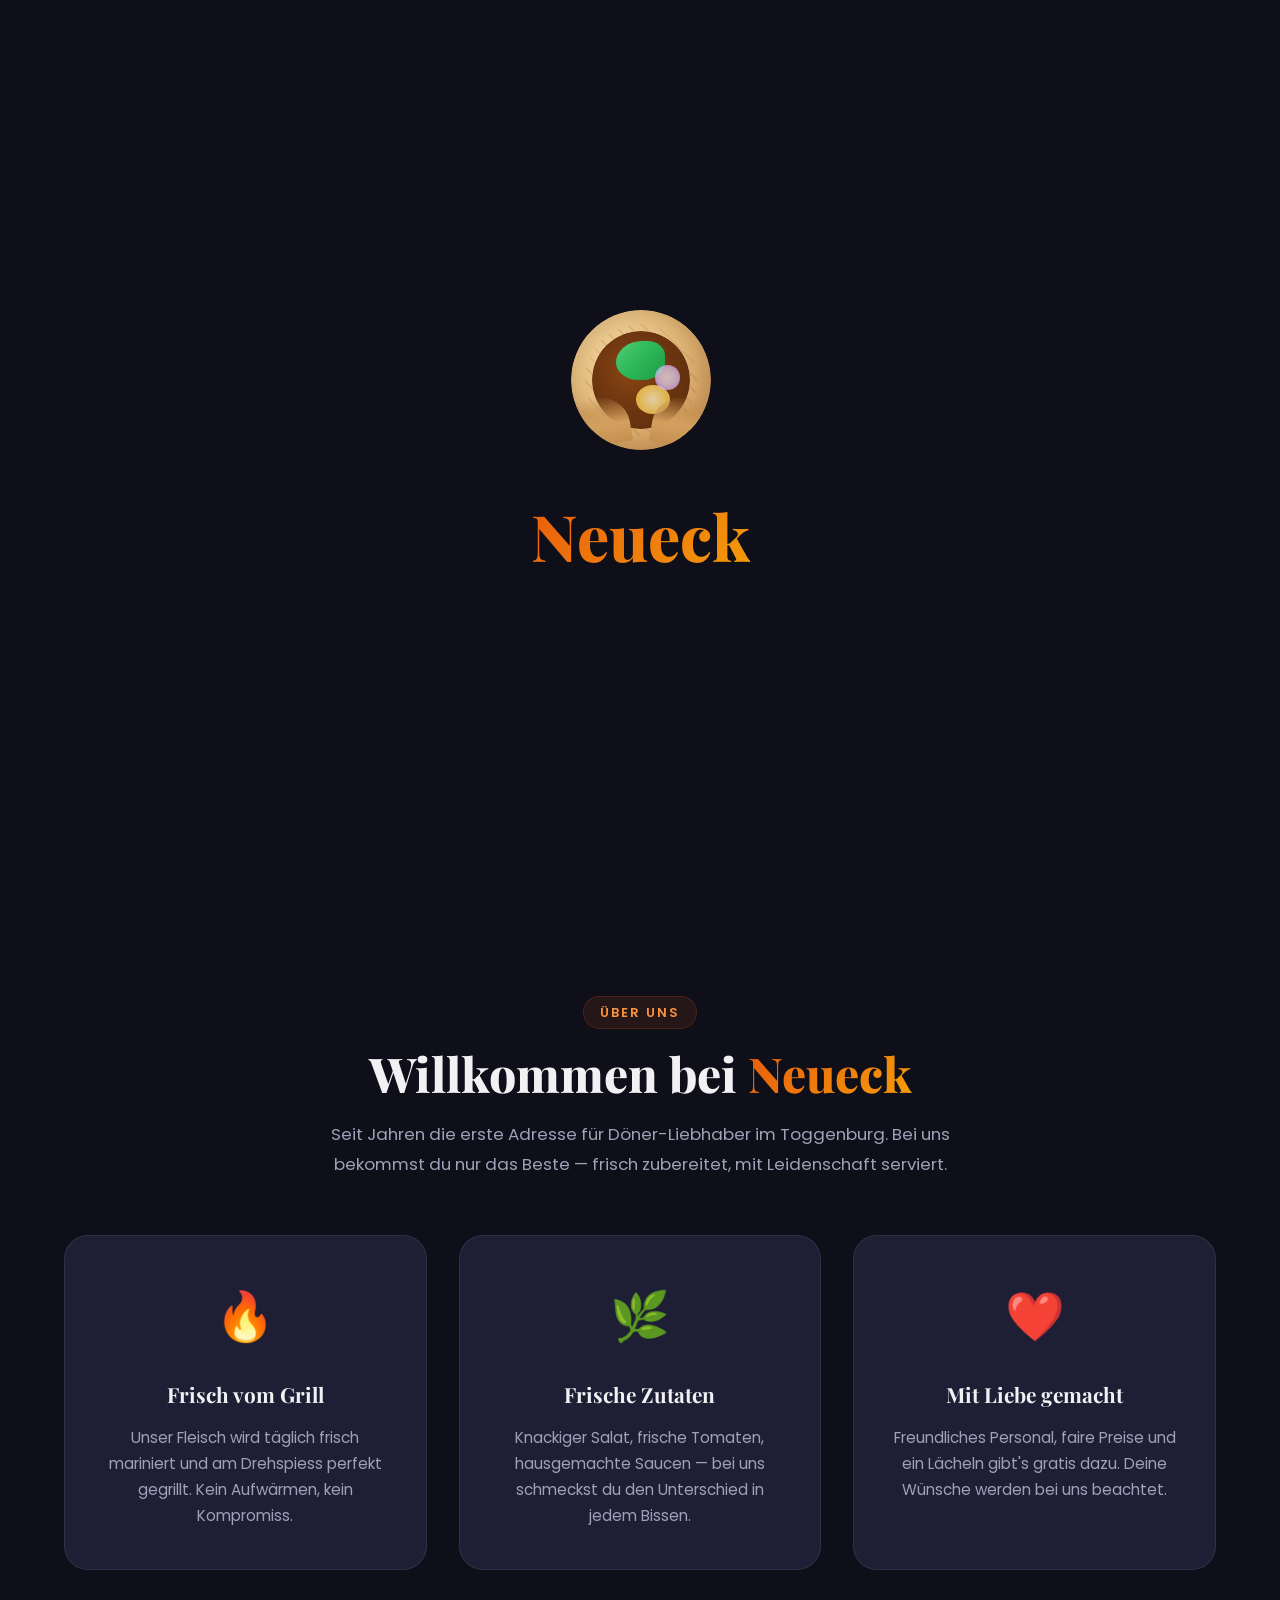
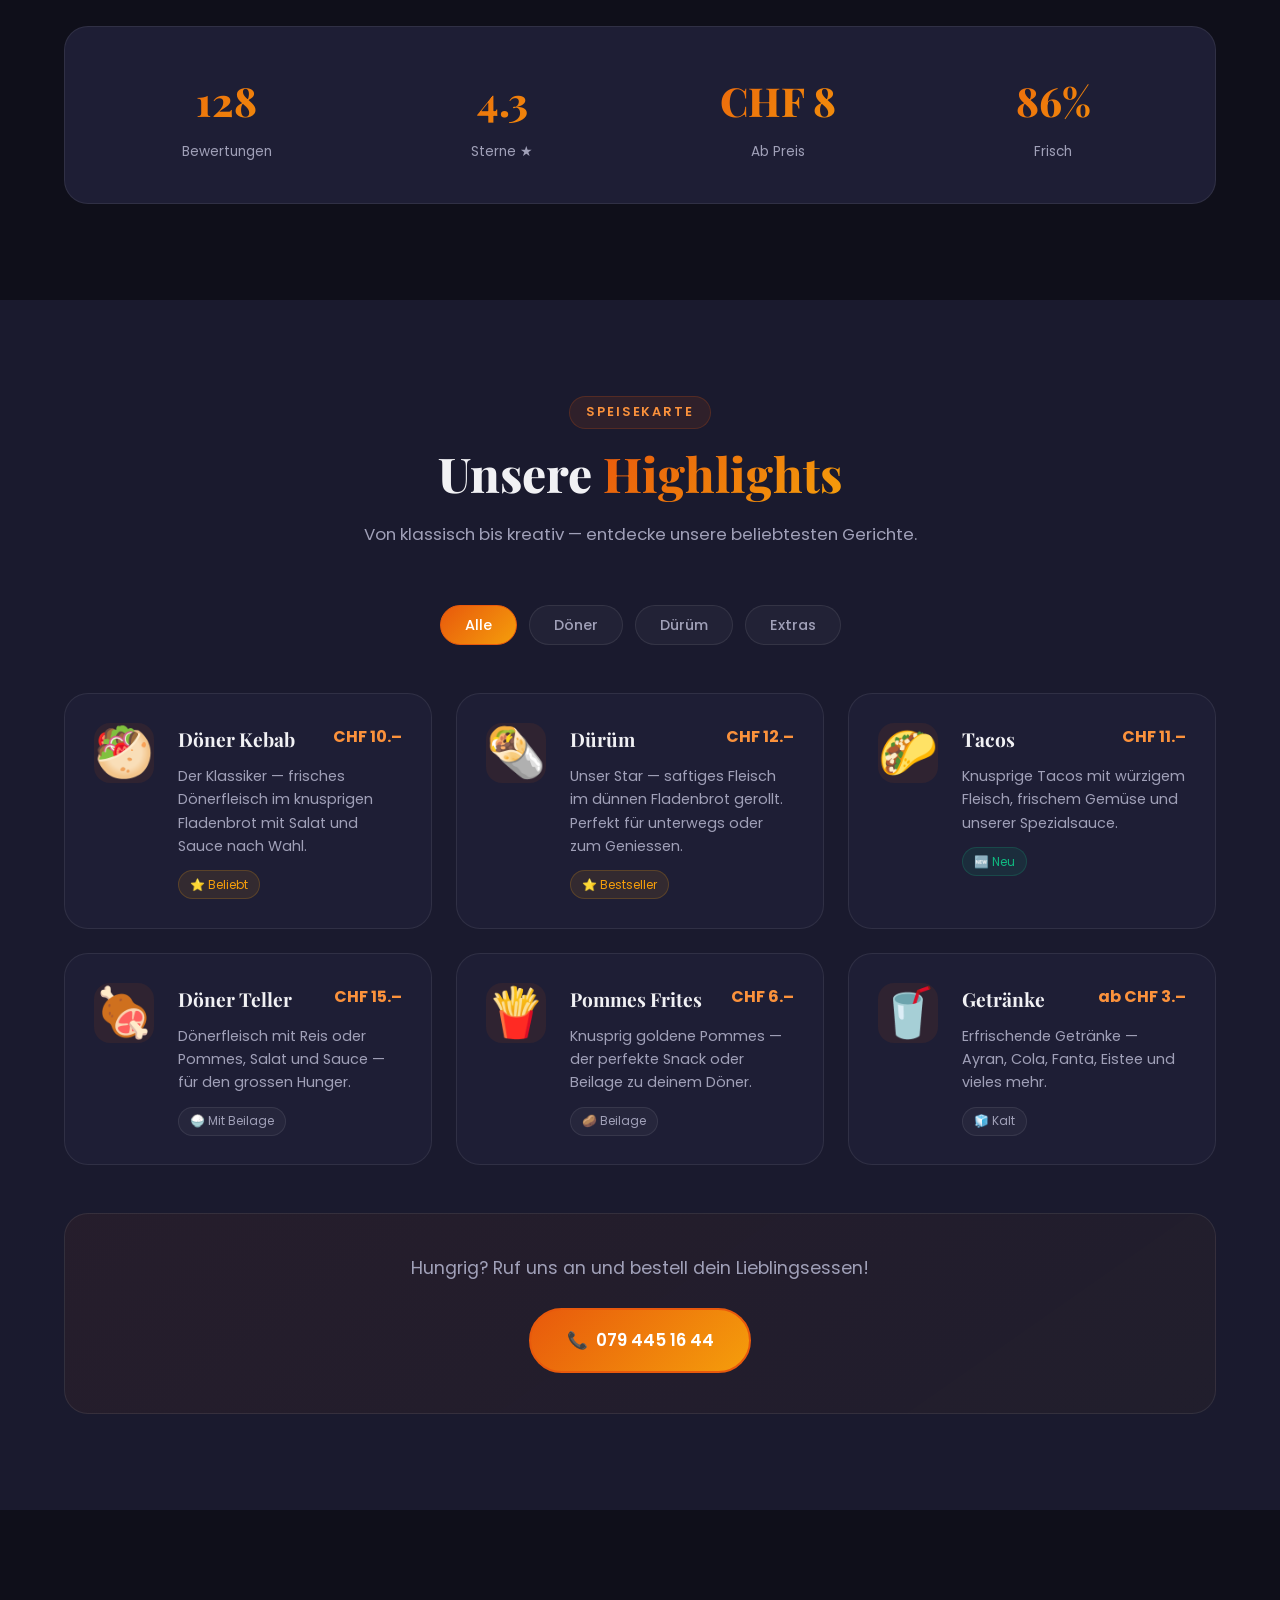
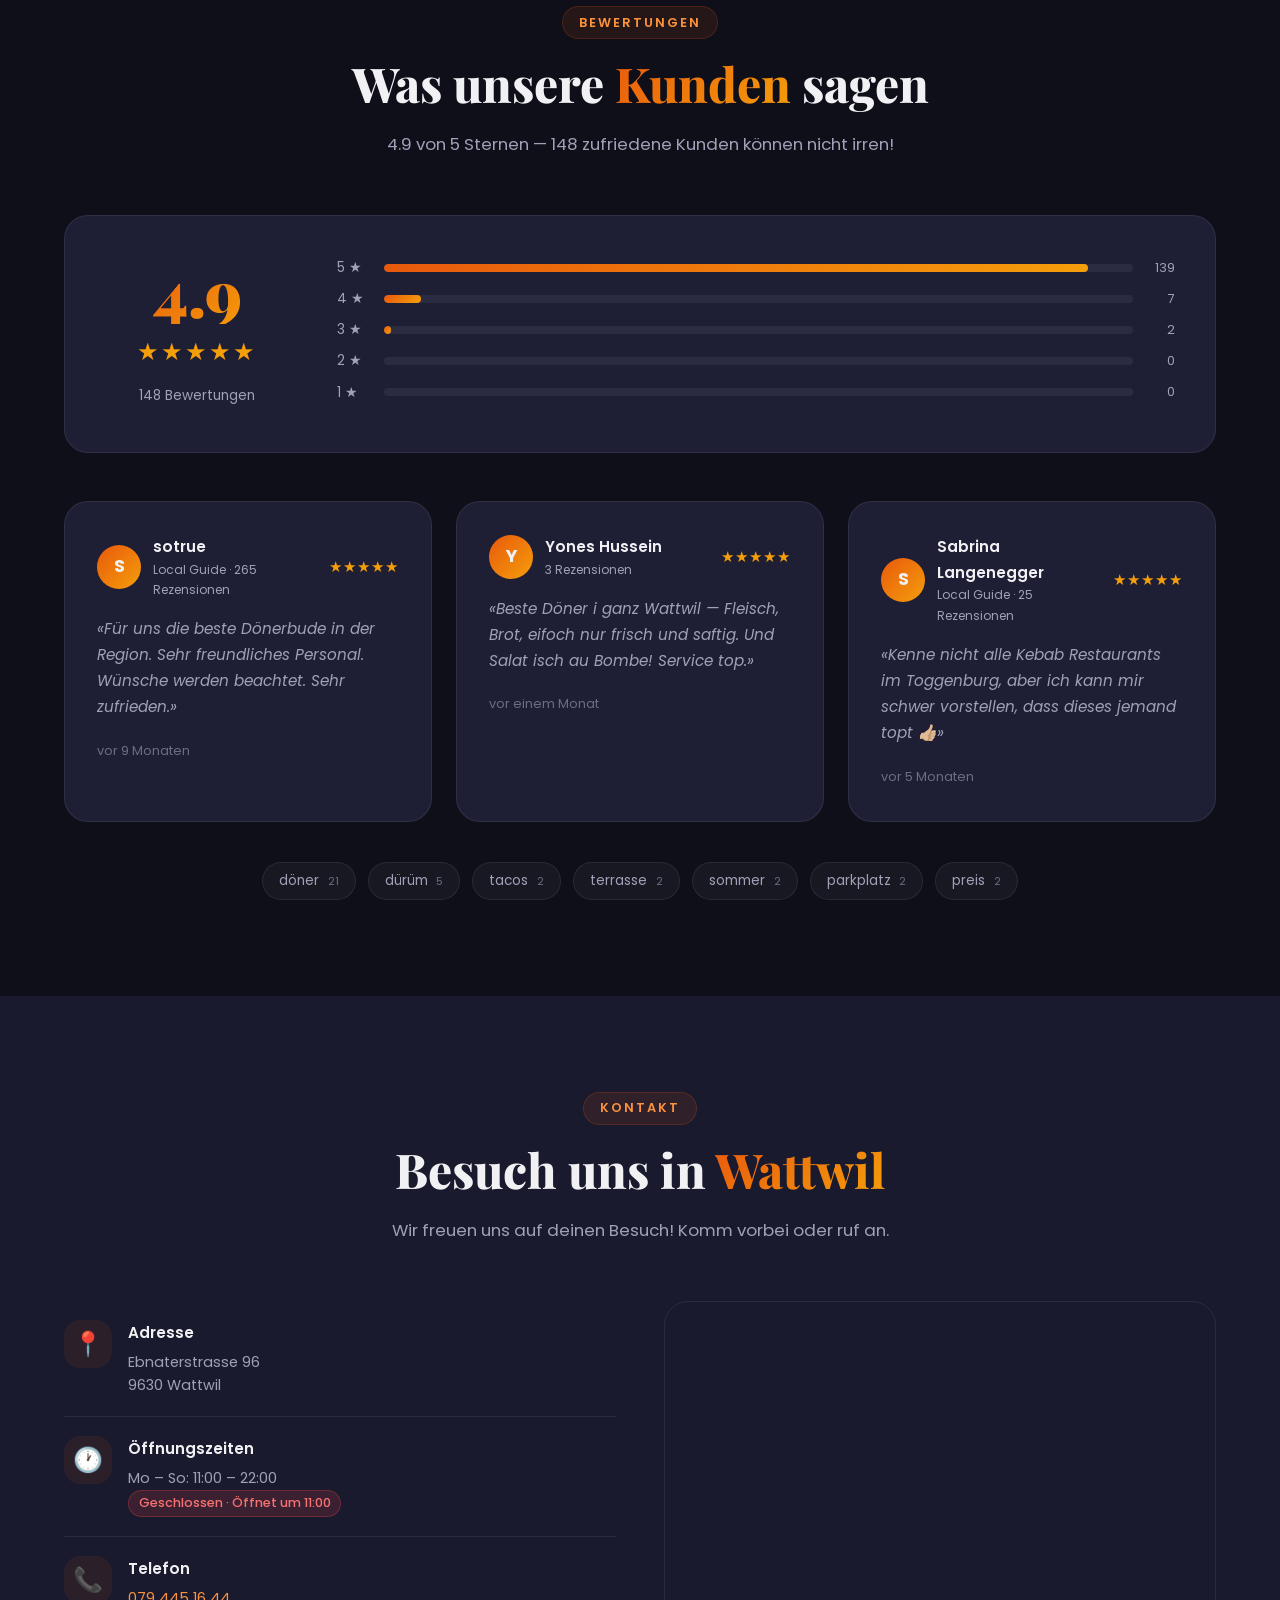
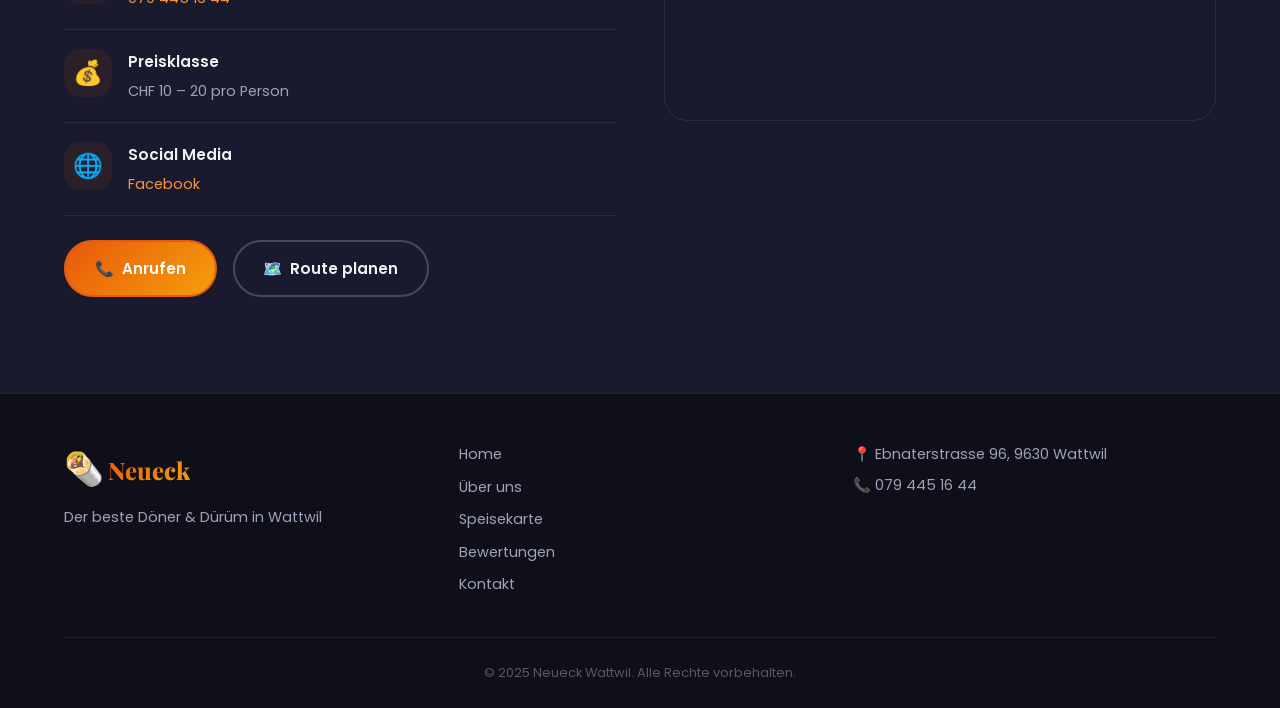
<file: demo-neueck/index.html>
<!DOCTYPE html>
<html lang="de">
<head>
    <meta charset="UTF-8">
    <meta name="viewport" content="width=device-width, initial-scale=1.0">
    <title>Neueck — Beste Döner &amp; Dürüm in Wattwil</title>
    <meta name="description" content="Neueck Imbiss in Wattwil – Döner, Dürüm, Tacos und mehr. Frisch, saftig, legendär. Bewertung 4.9/5 Sterne.">
    <link rel="preconnect" href="https://fonts.googleapis.com">
    <link rel="preconnect" href="https://fonts.gstatic.com" crossorigin>
    <link href="https://fonts.googleapis.com/css2?family=Poppins:wght@300;400;500;600;700;800;900&family=Playfair+Display:wght@700;800;900&display=swap" rel="stylesheet">
    <link rel="stylesheet" href="style.css">
</head>
<body>

<!-- ============================================================
     DÜRÜM INTRO ANIMATION
     ============================================================ -->
<div id="durum-intro" class="durum-intro">
    <div class="durum-intro-inner">
        <div class="durum-intro-spin">
            <!-- CSS-drawn Dürüm wrap -->
            <div class="durum-icon durum-icon--large">
                <div class="durum-wrap">
                    <div class="durum-tortilla"></div>
                    <div class="durum-filling">
                        <div class="filling-layer filling-meat"></div>
                        <div class="filling-layer filling-salad"></div>
                        <div class="filling-layer filling-sauce"></div>
                        <div class="filling-layer filling-onion"></div>
                    </div>
                    <div class="durum-fold-left"></div>
                    <div class="durum-fold-right"></div>
                </div>
            </div>
        </div>
        <p class="durum-intro-text">Neueck</p>
    </div>
</div>

<!-- ============================================================
     NAVIGATION
     ============================================================ -->
<nav id="navbar" class="navbar">
    <div class="nav-container">
        <a href="#hero" class="nav-brand">
            <span class="brand-icon">🌯</span>
            <span class="brand-text">Neueck</span>
        </a>

        <button id="navToggle" class="nav-toggle" aria-label="Menü öffnen" aria-expanded="false">
            <span class="hamburger-line"></span>
            <span class="hamburger-line"></span>
            <span class="hamburger-line"></span>
        </button>

        <ul id="navMenu" class="nav-menu">
            <li><a href="#hero" class="nav-link active">Home</a></li>
            <li><a href="#about" class="nav-link">Über uns</a></li>
            <li><a href="#menu" class="nav-link">Speisekarte</a></li>
            <li><a href="#reviews" class="nav-link">Bewertungen</a></li>
            <li><a href="#contact" class="nav-link">Kontakt</a></li>
            <li class="nav-cta-wrapper">
                <a href="tel:+41794451644" class="nav-cta">📞 Jetzt anrufen</a>
            </li>
        </ul>
    </div>
</nav>

<!-- ============================================================
     HERO SECTION — mit drehendem Dürüm
     ============================================================ -->
<section id="hero" class="hero">
    <div class="hero-bg-pattern"></div>
    <div class="hero-content">
        <div class="hero-text fade-in-left">
            <div class="hero-badge">
                <span class="badge-stars">★★★★★</span>
                <span class="badge-rating">4.9 / 5</span>
                <span class="badge-count">148 Bewertungen</span>
            </div>
            <h1 class="hero-title">
                Der <span class="text-gradient">beste Döner</span>
                in der Region
            </h1>
            <p class="hero-subtitle">
                Frisches Fleisch, knuspriges Brot, knackiger Salat — alles handgemacht
                mit Liebe in Wattwil. Komm vorbei und überzeug dich selbst!
            </p>
            <div class="hero-actions">
                <a href="#menu" class="btn btn-primary btn-lg">
                    <span>🍽️</span> Speisekarte
                </a>
                <a href="tel:+41794451644" class="btn btn-outline btn-lg">
                    <span>📞</span> Bestellen
                </a>
            </div>
            <div class="hero-services">
                <div class="service-tag">🍴 Speisen vor Ort</div>
                <div class="service-tag">🥡 Zum Mitnehmen</div>
                <div class="service-tag">🚗 Lieferdienst</div>
            </div>
        </div>

        <div class="hero-visual fade-in-right">
            <div class="durum-hero-wrapper">
                <!-- Spinning Dürüm on hero -->
                <div class="durum-spin-container">
                    <div class="durum-glow"></div>
                    <div class="durum-icon durum-icon--hero">
                        <div class="durum-wrap">
                            <div class="durum-tortilla"></div>
                            <div class="durum-filling">
                                <div class="filling-layer filling-meat"></div>
                                <div class="filling-layer filling-salad"></div>
                                <div class="filling-layer filling-sauce"></div>
                                <div class="filling-layer filling-onion"></div>
                            </div>
                            <div class="durum-fold-left"></div>
                            <div class="durum-fold-right"></div>
                        </div>
                    </div>
                    <div class="orbit-items">
                        <div class="orbit-item orbit-item-1">🌶️</div>
                        <div class="orbit-item orbit-item-2">🥬</div>
                        <div class="orbit-item orbit-item-3">🧅</div>
                        <div class="orbit-item orbit-item-4">🍅</div>
                        <div class="orbit-item orbit-item-5">🫓</div>
                    </div>
                </div>
                <div class="hero-price-badge">
                    <span class="price-label">Ab</span>
                    <span class="price-value">CHF 10</span>
                </div>
            </div>
        </div>
    </div>

    <div class="hero-scroll-indicator">
        <span>Scroll</span>
        <div class="scroll-arrow"></div>
    </div>
</section>

<!-- ============================================================
     ÜBER UNS
     ============================================================ -->
<section id="about" class="section about">
    <div class="container">
        <div class="section-header fade-up">
            <span class="section-tag">Über uns</span>
            <h2 class="section-title">Willkommen bei <span class="text-gradient">Neueck</span></h2>
            <p class="section-subtitle">
                Seit Jahren die erste Adresse für Döner-Liebhaber im Toggenburg.
                Bei uns bekommst du nur das Beste — frisch zubereitet, mit Leidenschaft serviert.
            </p>
        </div>

        <div class="about-grid">
            <div class="about-card fade-in-left">
                <div class="about-card-icon">🔥</div>
                <h3>Frisch vom Grill</h3>
                <p>Unser Fleisch wird täglich frisch mariniert und am Drehspiess perfekt gegrillt. Kein Aufwärmen, kein Kompromiss.</p>
            </div>
            <div class="about-card fade-up">
                <div class="about-card-icon">🌿</div>
                <h3>Frische Zutaten</h3>
                <p>Knackiger Salat, frische Tomaten, hausgemachte Saucen — bei uns schmeckst du den Unterschied in jedem Bissen.</p>
            </div>
            <div class="about-card fade-in-right">
                <div class="about-card-icon">❤️</div>
                <h3>Mit Liebe gemacht</h3>
                <p>Freundliches Personal, faire Preise und ein Lächeln gibt's gratis dazu. Deine Wünsche werden bei uns beachtet.</p>
            </div>
        </div>

        <div class="about-stats fade-up">
            <div class="stat">
                <span class="stat-number" data-target="148">0</span>
                <span class="stat-label">Bewertungen</span>
            </div>
            <div class="stat">
                <span class="stat-number" data-target="4.9" data-decimal="true">0</span>
                <span class="stat-label">Sterne ★</span>
            </div>
            <div class="stat">
                <span class="stat-number" data-target="10" data-prefix="CHF ">0</span>
                <span class="stat-label">Ab Preis</span>
            </div>
            <div class="stat">
                <span class="stat-number" data-target="100" data-suffix="%">0</span>
                <span class="stat-label">Frisch</span>
            </div>
        </div>
    </div>
</section>

<!-- ============================================================
     SPEISEKARTE
     ============================================================ -->
<section id="menu" class="section menu">
    <div class="container">
        <div class="section-header fade-up">
            <span class="section-tag">Speisekarte</span>
            <h2 class="section-title">Unsere <span class="text-gradient">Highlights</span></h2>
            <p class="section-subtitle">
                Von klassisch bis kreativ — entdecke unsere beliebtesten Gerichte.
            </p>
        </div>

        <div class="menu-filter fade-up">
            <button class="filter-btn active" data-filter="all">Alle</button>
            <button class="filter-btn" data-filter="doener">Döner</button>
            <button class="filter-btn" data-filter="durum">Dürüm</button>
            <button class="filter-btn" data-filter="extras">Extras</button>
        </div>

        <div class="menu-grid">
            <div class="menu-card fade-up" data-category="doener">
                <div class="menu-card-emoji">🥙</div>
                <div class="menu-card-content">
                    <div class="menu-card-header">
                        <h3>Döner Kebab</h3>
                        <span class="menu-price">CHF 10.–</span>
                    </div>
                    <p>Der Klassiker — frisches Dönerfleisch im knusprigen Fladenbrot mit Salat und Sauce nach Wahl.</p>
                    <div class="menu-tags">
                        <span class="menu-tag popular">⭐ Beliebt</span>
                    </div>
                </div>
            </div>

            <div class="menu-card fade-up" data-category="durum">
                <div class="menu-card-emoji">🌯</div>
                <div class="menu-card-content">
                    <div class="menu-card-header">
                        <h3>Dürüm</h3>
                        <span class="menu-price">CHF 12.–</span>
                    </div>
                    <p>Unser Star — saftiges Fleisch im dünnen Fladenbrot gerollt. Perfekt für unterwegs oder zum Geniessen.</p>
                    <div class="menu-tags">
                        <span class="menu-tag popular">⭐ Bestseller</span>
                    </div>
                </div>
            </div>

            <div class="menu-card fade-up" data-category="extras">
                <div class="menu-card-emoji">🌮</div>
                <div class="menu-card-content">
                    <div class="menu-card-header">
                        <h3>Tacos</h3>
                        <span class="menu-price">CHF 11.–</span>
                    </div>
                    <p>Knusprige Tacos mit würzigem Fleisch, frischem Gemüse und unserer Spezialsauce.</p>
                    <div class="menu-tags">
                        <span class="menu-tag new">🆕 Neu</span>
                    </div>
                </div>
            </div>

            <div class="menu-card fade-up" data-category="doener">
                <div class="menu-card-emoji">🍖</div>
                <div class="menu-card-content">
                    <div class="menu-card-header">
                        <h3>Döner Teller</h3>
                        <span class="menu-price">CHF 15.–</span>
                    </div>
                    <p>Dönerfleisch mit Reis oder Pommes, Salat und Sauce — für den grossen Hunger.</p>
                    <div class="menu-tags">
                        <span class="menu-tag">🍚 Mit Beilage</span>
                    </div>
                </div>
            </div>

            <div class="menu-card fade-up" data-category="extras">
                <div class="menu-card-emoji">🍟</div>
                <div class="menu-card-content">
                    <div class="menu-card-header">
                        <h3>Pommes Frites</h3>
                        <span class="menu-price">CHF 6.–</span>
                    </div>
                    <p>Knusprig goldene Pommes — der perfekte Snack oder Beilage zu deinem Döner.</p>
                    <div class="menu-tags">
                        <span class="menu-tag">🥔 Beilage</span>
                    </div>
                </div>
            </div>

            <div class="menu-card fade-up" data-category="extras">
                <div class="menu-card-emoji">🥤</div>
                <div class="menu-card-content">
                    <div class="menu-card-header">
                        <h3>Getränke</h3>
                        <span class="menu-price">ab CHF 3.–</span>
                    </div>
                    <p>Erfrischende Getränke — Ayran, Cola, Fanta, Eistee und vieles mehr.</p>
                    <div class="menu-tags">
                        <span class="menu-tag">🧊 Kalt</span>
                    </div>
                </div>
            </div>
        </div>

        <div class="menu-cta fade-up">
            <p>Hungrig? Ruf uns an und bestell dein Lieblingsessen!</p>
            <a href="tel:+41794451644" class="btn btn-primary btn-lg">
                <span>📞</span> 079 445 16 44
            </a>
        </div>
    </div>
</section>

<!-- ============================================================
     BEWERTUNGEN
     ============================================================ -->
<section id="reviews" class="section reviews">
    <div class="container">
        <div class="section-header fade-up">
            <span class="section-tag">Bewertungen</span>
            <h2 class="section-title">Was unsere <span class="text-gradient">Kunden</span> sagen</h2>
            <p class="section-subtitle">
                4.9 von 5 Sternen — 148 zufriedene Kunden können nicht irren!
            </p>
        </div>

        <div class="reviews-overview fade-up">
            <div class="reviews-score">
                <span class="score-number">4.9</span>
                <div class="score-stars">★★★★★</div>
                <span class="score-count">148 Bewertungen</span>
            </div>
            <div class="reviews-bars">
                <div class="bar-row">
                    <span class="bar-label">5 ★</span>
                    <div class="bar-track"><div class="bar-fill" style="width: 94%"></div></div>
                    <span class="bar-count">139</span>
                </div>
                <div class="bar-row">
                    <span class="bar-label">4 ★</span>
                    <div class="bar-track"><div class="bar-fill" style="width: 5%"></div></div>
                    <span class="bar-count">7</span>
                </div>
                <div class="bar-row">
                    <span class="bar-label">3 ★</span>
                    <div class="bar-track"><div class="bar-fill" style="width: 1%"></div></div>
                    <span class="bar-count">2</span>
                </div>
                <div class="bar-row">
                    <span class="bar-label">2 ★</span>
                    <div class="bar-track"><div class="bar-fill" style="width: 0%"></div></div>
                    <span class="bar-count">0</span>
                </div>
                <div class="bar-row">
                    <span class="bar-label">1 ★</span>
                    <div class="bar-track"><div class="bar-fill" style="width: 0%"></div></div>
                    <span class="bar-count">0</span>
                </div>
            </div>
        </div>

        <div class="reviews-grid">
            <div class="review-card fade-in-left">
                <div class="review-header">
                    <div class="review-avatar">S</div>
                    <div class="review-meta">
                        <span class="review-name">sotrue</span>
                        <span class="review-badge">Local Guide · 265 Rezensionen</span>
                    </div>
                    <div class="review-stars">★★★★★</div>
                </div>
                <p class="review-text">
                    «Für uns die beste Dönerbude in der Region. Sehr freundliches Personal.
                    Wünsche werden beachtet. Sehr zufrieden.»
                </p>
                <span class="review-date">vor 9 Monaten</span>
            </div>

            <div class="review-card fade-up">
                <div class="review-header">
                    <div class="review-avatar">Y</div>
                    <div class="review-meta">
                        <span class="review-name">Yones Hussein</span>
                        <span class="review-badge">3 Rezensionen</span>
                    </div>
                    <div class="review-stars">★★★★★</div>
                </div>
                <p class="review-text">
                    «Beste Döner i ganz Wattwil — Fleisch, Brot, eifoch nur frisch und saftig.
                    Und Salat isch au Bombe! Service top.»
                </p>
                <span class="review-date">vor einem Monat</span>
            </div>

            <div class="review-card fade-in-right">
                <div class="review-header">
                    <div class="review-avatar">S</div>
                    <div class="review-meta">
                        <span class="review-name">Sabrina Langenegger</span>
                        <span class="review-badge">Local Guide · 25 Rezensionen</span>
                    </div>
                    <div class="review-stars">★★★★★</div>
                </div>
                <p class="review-text">
                    «Kenne nicht alle Kebab Restaurants im Toggenburg, aber ich kann mir schwer
                    vorstellen, dass dieses jemand topt 👍🏼»
                </p>
                <span class="review-date">vor 5 Monaten</span>
            </div>
        </div>

        <div class="reviews-tags fade-up">
            <span class="review-tag">döner <small>21</small></span>
            <span class="review-tag">dürüm <small>5</small></span>
            <span class="review-tag">tacos <small>2</small></span>
            <span class="review-tag">terrasse <small>2</small></span>
            <span class="review-tag">sommer <small>2</small></span>
            <span class="review-tag">parkplatz <small>2</small></span>
            <span class="review-tag">preis <small>2</small></span>
        </div>
    </div>
</section>

<!-- ============================================================
     KONTAKT & STANDORT
     ============================================================ -->
<section id="contact" class="section contact">
    <div class="container">
        <div class="section-header fade-up">
            <span class="section-tag">Kontakt</span>
            <h2 class="section-title">Besuch uns in <span class="text-gradient">Wattwil</span></h2>
            <p class="section-subtitle">
                Wir freuen uns auf deinen Besuch! Komm vorbei oder ruf an.
            </p>
        </div>

        <div class="contact-grid">
            <div class="contact-info fade-in-left">
                <div class="info-card">
                    <div class="info-icon">📍</div>
                    <div>
                        <h4>Adresse</h4>
                        <p>Ebnaterstrasse 96<br>9630 Wattwil</p>
                    </div>
                </div>

                <div class="info-card">
                    <div class="info-icon">🕐</div>
                    <div>
                        <h4>Öffnungszeiten</h4>
                        <p>Mo – So: 11:00 – 22:00<br>
                        <span class="status-badge" id="openStatus">Wird geprüft …</span></p>
                    </div>
                </div>

                <div class="info-card">
                    <div class="info-icon">📞</div>
                    <div>
                        <h4>Telefon</h4>
                        <p><a href="tel:+41794451644">079 445 16 44</a></p>
                    </div>
                </div>

                <div class="info-card">
                    <div class="info-icon">💰</div>
                    <div>
                        <h4>Preisklasse</h4>
                        <p>CHF 10 – 20 pro Person</p>
                    </div>
                </div>

                <div class="info-card">
                    <div class="info-icon">🌐</div>
                    <div>
                        <h4>Social Media</h4>
                        <p><a href="https://facebook.com" target="_blank" rel="noopener noreferrer">Facebook</a></p>
                    </div>
                </div>

                <div class="contact-actions">
                    <a href="tel:+41794451644" class="btn btn-primary">
                        <span>📞</span> Anrufen
                    </a>
                    <a href="https://www.google.com/maps/dir/?api=1&destination=Ebnaterstrasse+96+9630+Wattwil" target="_blank" rel="noopener noreferrer" class="btn btn-outline">
                        <span>🗺️</span> Route planen
                    </a>
                </div>
            </div>

            <div class="contact-map fade-in-right">
                <div class="map-wrapper">
                    <iframe
                        src="https://www.google.com/maps/embed?pb=!1m18!1m12!1m3!1d2714.5!2d9.0861!3d47.2991!2m3!1f0!2f0!3f0!3m2!1i1024!2i768!4f13.1!3m3!1m2!1s0x479b1d9e8f8c8a5f%3A0x1!2sEbnaterstrasse+96%2C+9630+Wattwil!5e0!3m2!1sde!2sch!4v1"
                        width="100%"
                        height="100%"
                        style="border:0;"
                        allowfullscreen=""
                        loading="lazy"
                        referrerpolicy="no-referrer-when-downgrade"
                        title="Standort Neueck Wattwil">
                    </iframe>
                </div>
            </div>
        </div>
    </div>
</section>

<!-- ============================================================
     FOOTER
     ============================================================ -->
<footer class="footer">
    <div class="container">
        <div class="footer-content">
            <div class="footer-brand">
                <span class="brand-icon">🌯</span>
                <span class="brand-text">Neueck</span>
                <p class="footer-tagline">Der beste Döner &amp; Dürüm in Wattwil</p>
            </div>
            <div class="footer-links">
                <a href="#hero">Home</a>
                <a href="#about">Über uns</a>
                <a href="#menu">Speisekarte</a>
                <a href="#reviews">Bewertungen</a>
                <a href="#contact">Kontakt</a>
            </div>
            <div class="footer-contact">
                <p>📍 Ebnaterstrasse 96, 9630 Wattwil</p>
                <p>📞 <a href="tel:+41794451644">079 445 16 44</a></p>
            </div>
        </div>
        <div class="footer-bottom">
            <p>&copy; 2025 Neueck Wattwil. Alle Rechte vorbehalten.</p>
        </div>
    </div>
</footer>

<script src="script.js"></script>
</body>
</html>
</file>
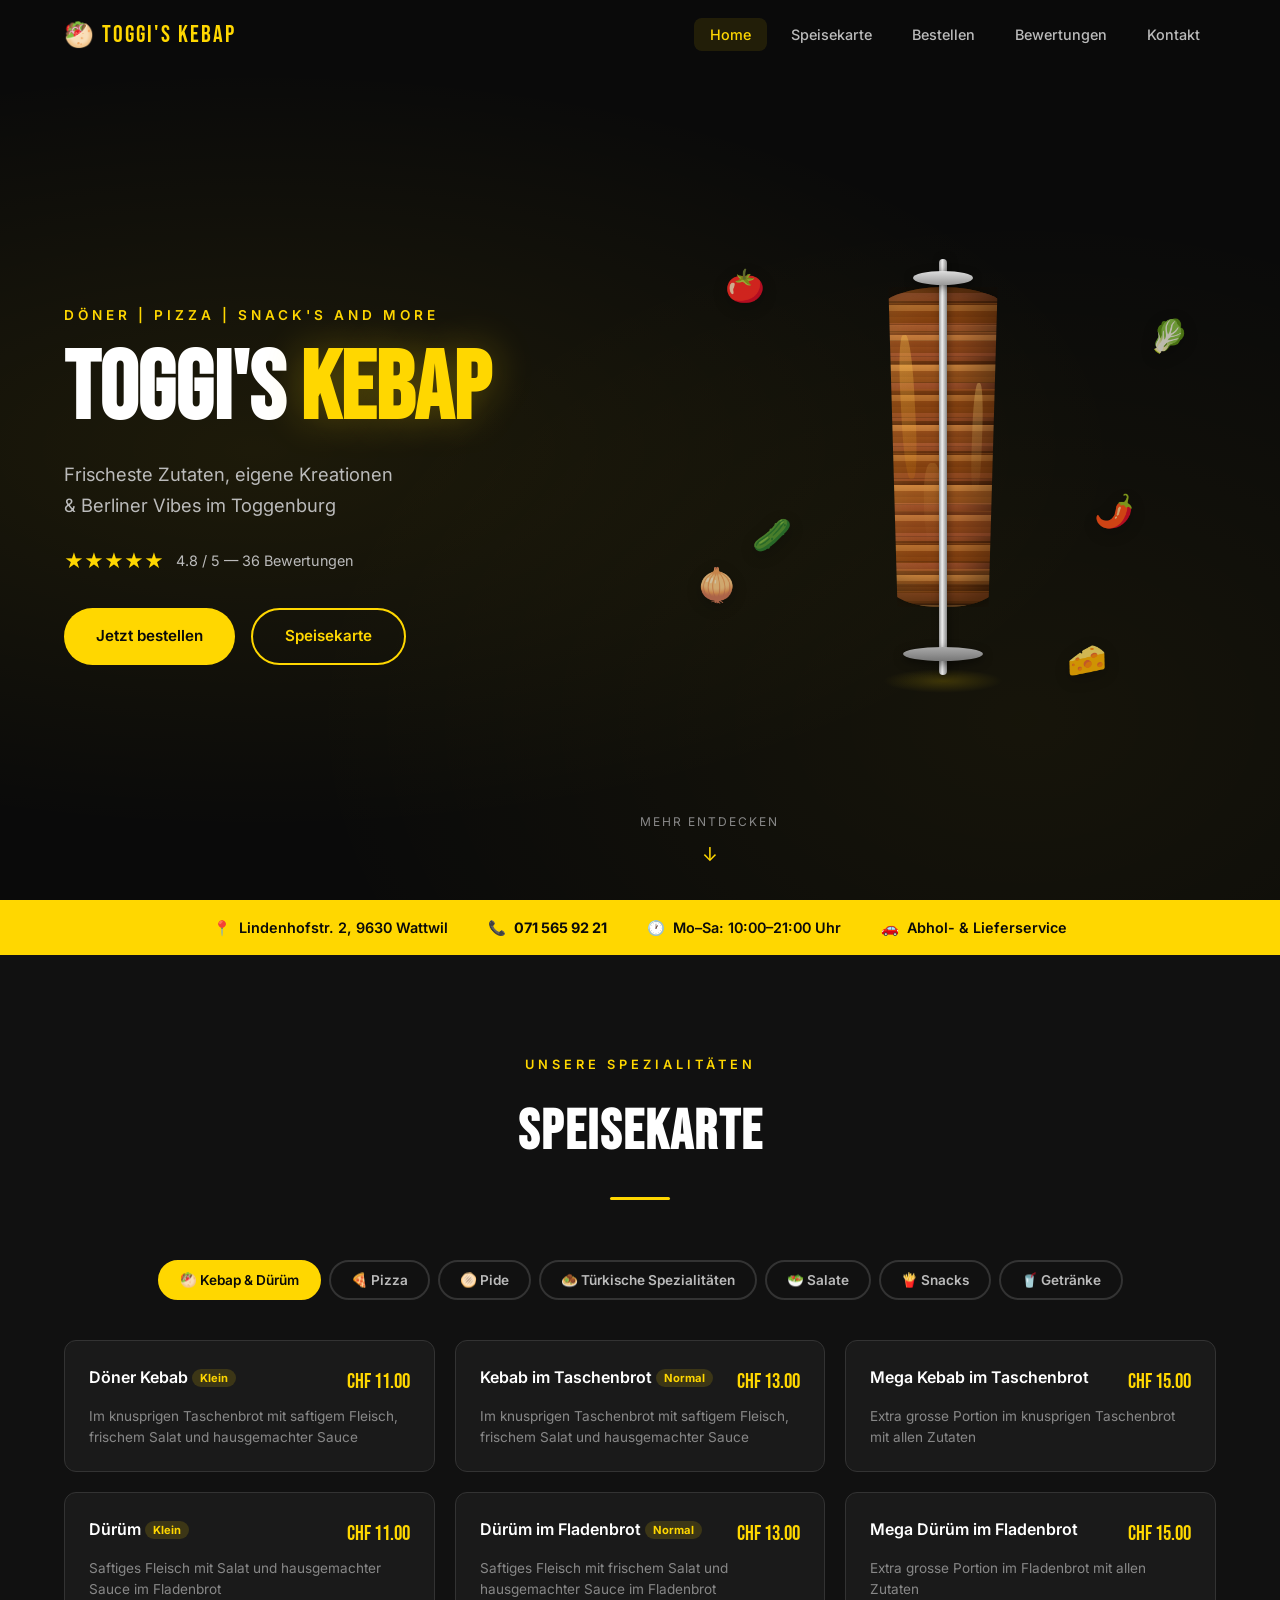
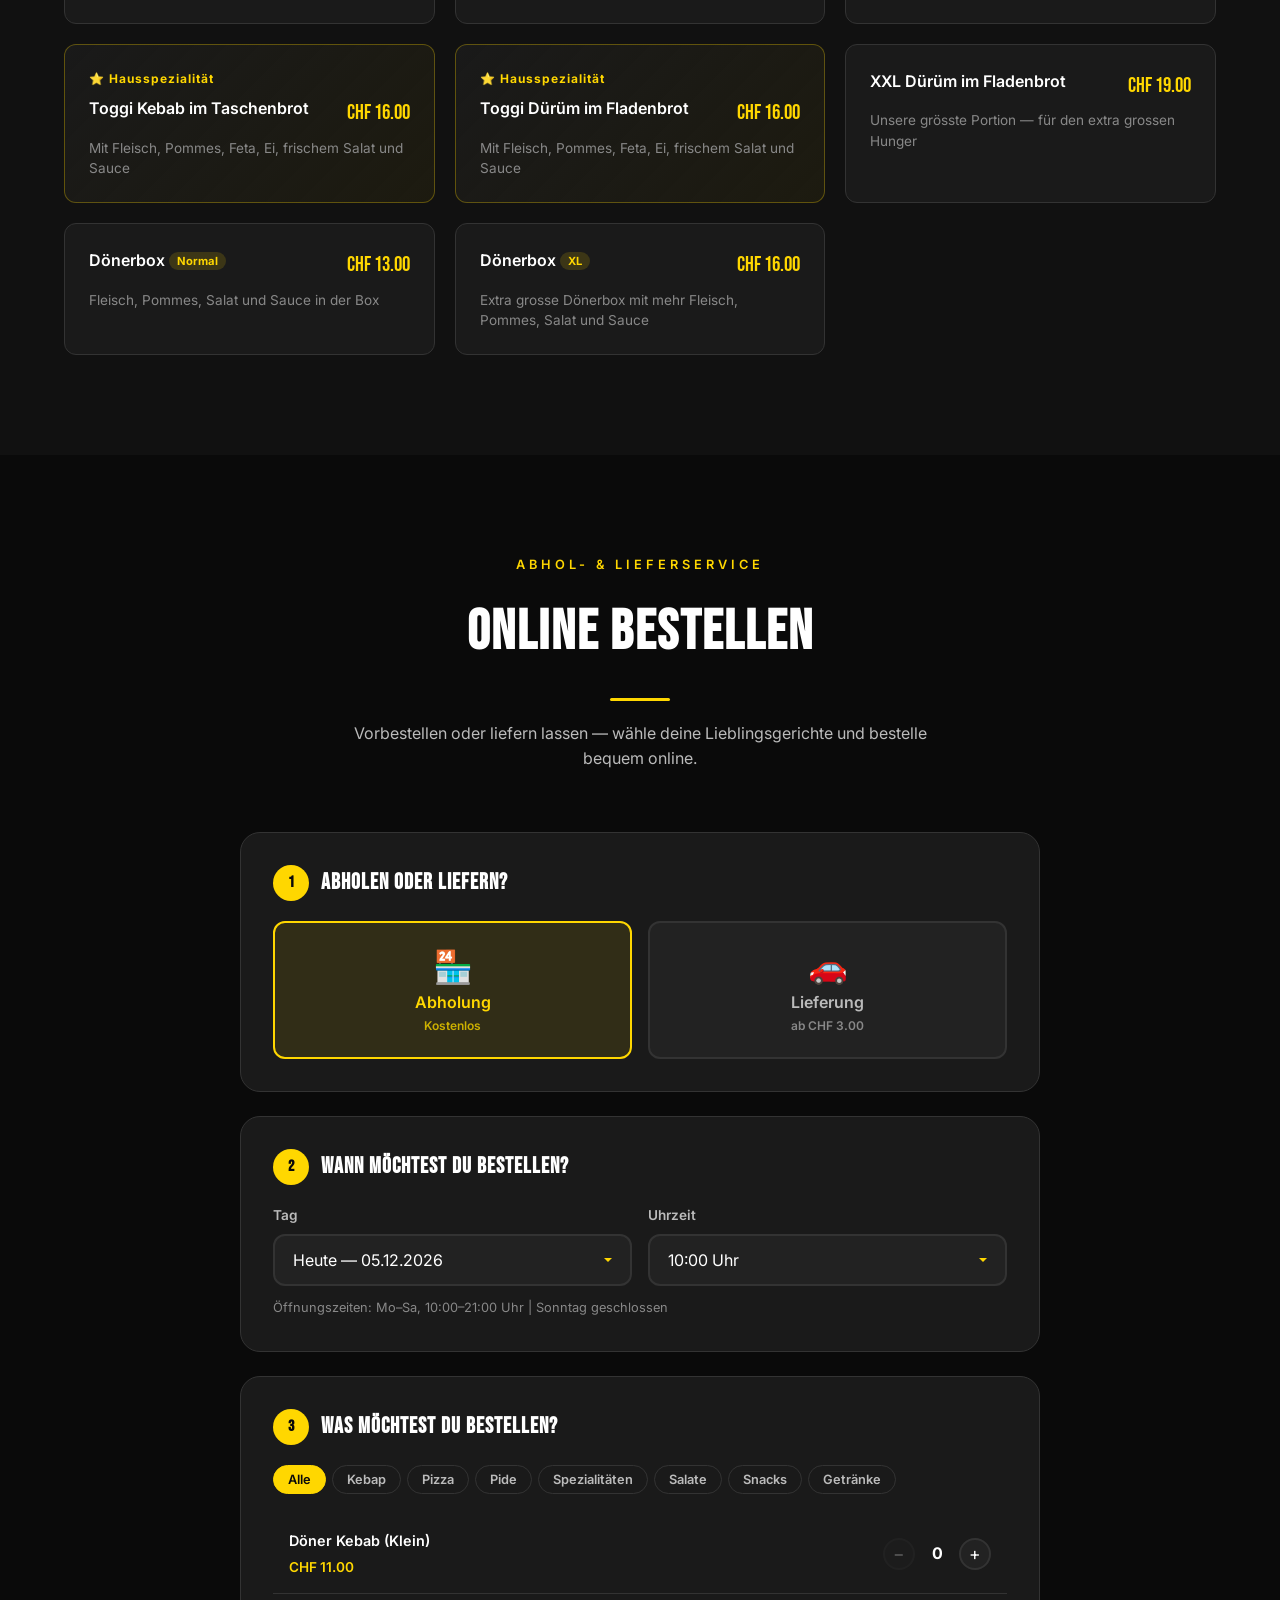
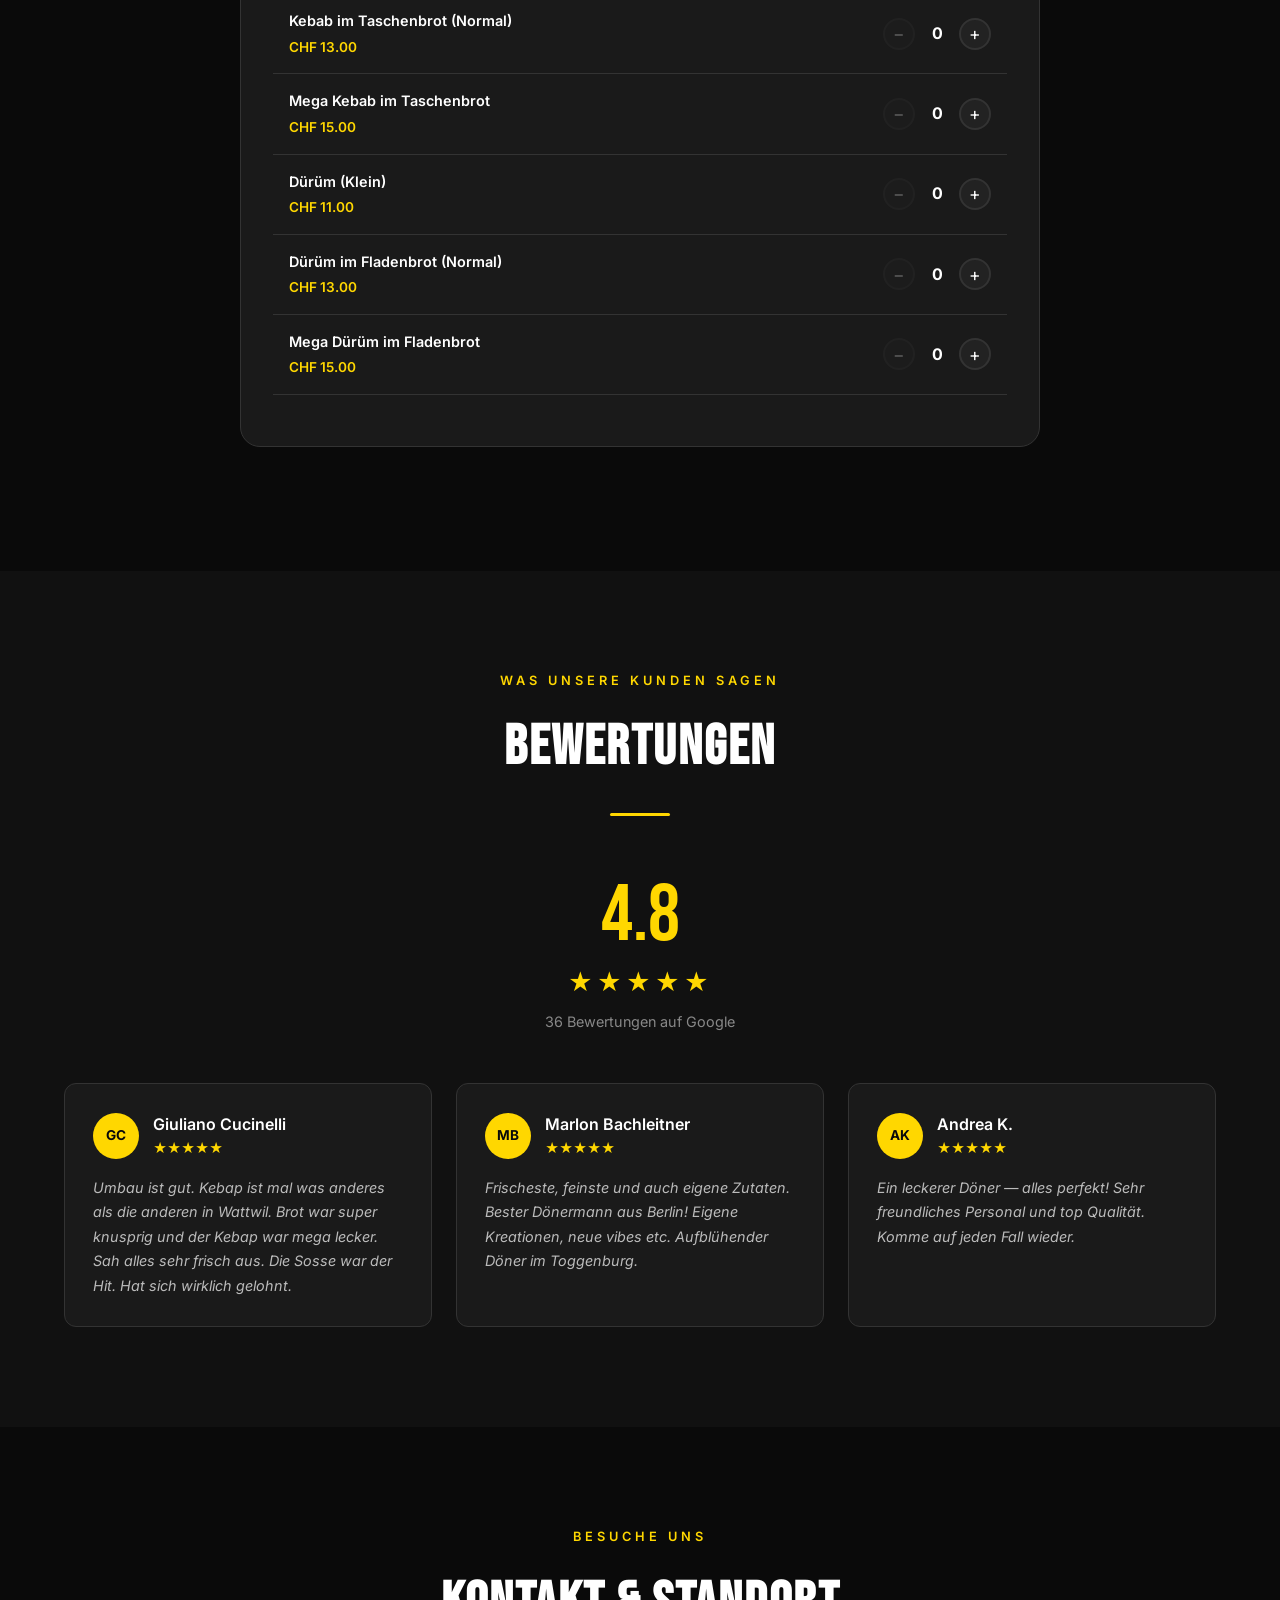
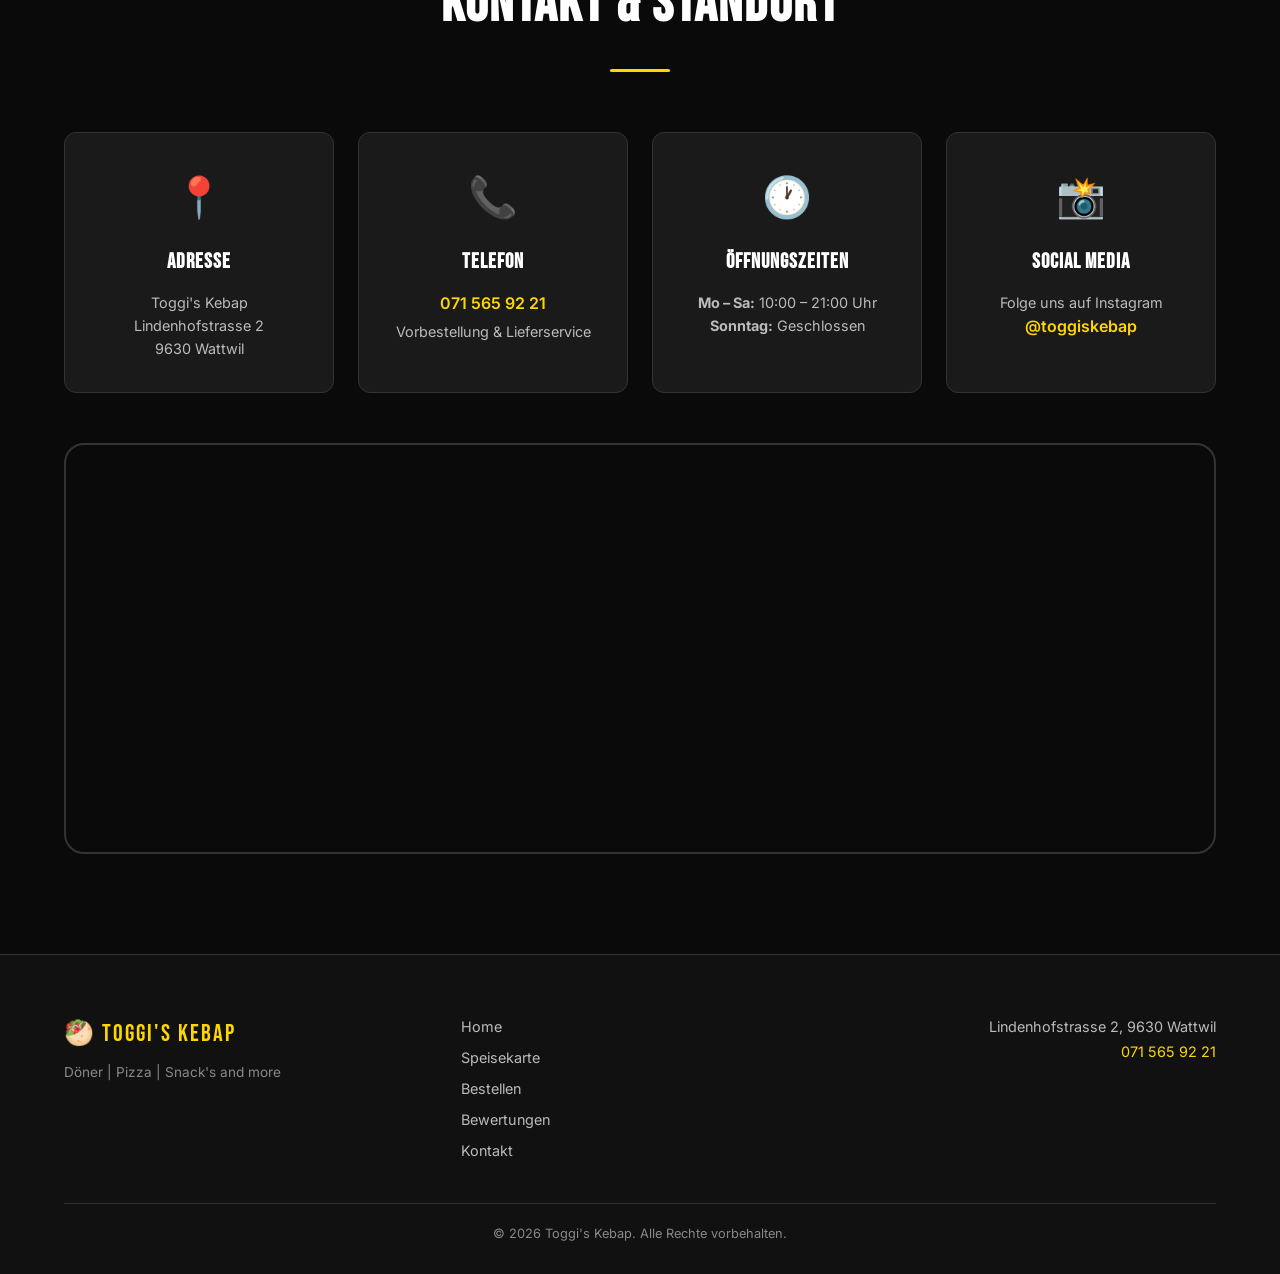
<file: demo-toggiskebap/index.html>
<!DOCTYPE html>
<html lang="de">
<head>
    <meta charset="UTF-8">
    <meta name="viewport" content="width=device-width, initial-scale=1.0">
    <title>Toggi's Kebap — Döner | Pizza | Snack's and more | Wattwil</title>
    <meta name="description" content="Toggi's Kebap in Wattwil – Frische Döner, knusprige Pizza, türkische Spezialitäten und mehr. Abhol- & Lieferservice. Jetzt online bestellen!">
    <link rel="preconnect" href="https://fonts.googleapis.com">
    <link rel="preconnect" href="https://fonts.gstatic.com" crossorigin>
    <link href="https://fonts.googleapis.com/css2?family=Bebas+Neue&family=Inter:wght@300;400;500;600;700;800&display=swap" rel="stylesheet">
    <link rel="stylesheet" href="style.css">
</head>
<body>

<!-- ============================================================
     LOADING / FLY-IN INTRO
     ============================================================ -->
<div id="intro-overlay" class="intro-overlay">
    <div class="intro-content">
        <div class="intro-map-pin">
            <svg viewBox="0 0 24 24" fill="none" stroke="currentColor" stroke-width="2"><path d="M21 10c0 7-9 13-9 13s-9-6-9-13a9 9 0 0 1 18 0z"/><circle cx="12" cy="10" r="3"/></svg>
        </div>
        <p class="intro-text">Willkommen in Wattwil</p>
        <div class="intro-logo-reveal">
            <span class="intro-brand">TOGGI'S KEBAP</span>
        </div>
    </div>
</div>

<!-- ============================================================
     NAVIGATION
     ============================================================ -->
<nav id="navbar" class="navbar">
    <div class="nav-container">
        <a href="#hero" class="nav-brand">
            <span class="brand-icon">🥙</span>
            <span class="brand-name">TOGGI'S KEBAP</span>
        </a>
        <button id="navToggle" class="nav-toggle" aria-label="Menü öffnen" aria-expanded="false">
            <span class="hamburger-line"></span>
            <span class="hamburger-line"></span>
            <span class="hamburger-line"></span>
        </button>
        <ul id="navMenu" class="nav-menu">
            <li><a href="#hero" class="nav-link active">Home</a></li>
            <li><a href="#speisekarte" class="nav-link">Speisekarte</a></li>
            <li><a href="#bestellen" class="nav-link">Bestellen</a></li>
            <li><a href="#bewertungen" class="nav-link">Bewertungen</a></li>
            <li><a href="#kontakt" class="nav-link">Kontakt</a></li>
        </ul>
    </div>
</nav>

<!-- ============================================================
     HERO SECTION
     ============================================================ -->
<section id="hero" class="hero">
    <div class="hero-bg-particles" id="heroParticles"></div>
    <div class="hero-content">
        <div class="hero-text fade-up">
            <p class="hero-tagline">Döner | Pizza | Snack's and more</p>
            <h1 class="hero-title">TOGGI'S <span class="highlight">KEBAP</span></h1>
            <p class="hero-subtitle">Frischeste Zutaten, eigene Kreationen<br>& Berliner Vibes im Toggenburg</p>
            <div class="hero-rating">
                <span class="stars">★★★★★</span>
                <span class="rating-text">4.8 / 5 — 36 Bewertungen</span>
            </div>
            <div class="hero-actions">
                <a href="#bestellen" class="btn btn-primary">Jetzt bestellen</a>
                <a href="#speisekarte" class="btn btn-outline">Speisekarte</a>
            </div>
        </div>
        <div class="hero-visual">
            <div class="spiess-scene">
                <div class="spiess-rotate">
                    <!-- Metal skewer pole -->
                    <div class="spiess-pole"></div>
                    <!-- Top cap / handle -->
                    <div class="spiess-cap"></div>
                    <!-- Meat cylinder built from stacked slices -->
                    <div class="spiess-meat">
                        <div class="meat-slice slice-1"></div>
                        <div class="meat-slice slice-2"></div>
                        <div class="meat-slice slice-3"></div>
                        <div class="meat-slice slice-4"></div>
                        <div class="meat-slice slice-5"></div>
                        <div class="meat-slice slice-6"></div>
                        <div class="meat-slice slice-7"></div>
                        <div class="meat-slice slice-8"></div>
                        <div class="meat-slice slice-9"></div>
                        <div class="meat-slice slice-10"></div>
                        <div class="meat-slice slice-11"></div>
                        <div class="meat-slice slice-12"></div>
                        <!-- Fat/crispy streaks -->
                        <div class="meat-highlight h-1"></div>
                        <div class="meat-highlight h-2"></div>
                        <div class="meat-highlight h-3"></div>
                    </div>
                    <!-- Bottom drip tray -->
                    <div class="spiess-base"></div>
                </div>
                <!-- Glow & shadow beneath -->
                <div class="spiess-shadow"></div>
            </div>
            <div class="floating-ingredients">
                <span class="ingredient ing-1">🍅</span>
                <span class="ingredient ing-2">🥬</span>
                <span class="ingredient ing-3">🧅</span>
                <span class="ingredient ing-4">🌶️</span>
                <span class="ingredient ing-5">🧀</span>
                <span class="ingredient ing-6">🥒</span>
            </div>
        </div>
    </div>
    <div class="hero-scroll-indicator">
        <span class="scroll-text">Mehr entdecken</span>
        <span class="scroll-arrow">↓</span>
    </div>
</section>

<!-- ============================================================
     INFO BAR
     ============================================================ -->
<section class="info-bar">
    <div class="container">
        <div class="info-items">
            <div class="info-item">
                <span class="info-icon">📍</span>
                <span>Lindenhofstr. 2, 9630 Wattwil</span>
            </div>
            <div class="info-item">
                <span class="info-icon">📞</span>
                <a href="tel:+41715659221">071 565 92 21</a>
            </div>
            <div class="info-item">
                <span class="info-icon">🕐</span>
                <span>Mo–Sa: 10:00–21:00 Uhr</span>
            </div>
            <div class="info-item">
                <span class="info-icon">🚗</span>
                <span>Abhol- &amp; Lieferservice</span>
            </div>
        </div>
    </div>
</section>

<!-- ============================================================
     SPEISEKARTE
     ============================================================ -->
<section id="speisekarte" class="section section-menu">
    <div class="container">
        <div class="section-header fade-up">
            <p class="section-label">Unsere Spezialitäten</p>
            <h2 class="section-title">Speisekarte</h2>
            <div class="section-divider"></div>
        </div>

        <!-- Menu Category Tabs -->
        <div class="menu-tabs fade-up">
            <button class="menu-tab active" data-category="kebap">🥙 Kebap &amp; Dürüm</button>
            <button class="menu-tab" data-category="pizza">🍕 Pizza</button>
            <button class="menu-tab" data-category="pide">🫓 Pide</button>
            <button class="menu-tab" data-category="tuerkisch">🧆 Türkische Spezialitäten</button>
            <button class="menu-tab" data-category="salate">🥗 Salate</button>
            <button class="menu-tab" data-category="snacks">🍟 Snacks</button>
            <button class="menu-tab" data-category="getraenke">🥤 Getränke</button>
        </div>

        <!-- KEBAP & DÜRÜM -->
        <div class="menu-category active" id="cat-kebap">
            <div class="menu-grid">
                <div class="menu-card fade-up">
                    <div class="menu-card-header">
                        <h3>Döner Kebab <span class="size-badge">Klein</span></h3>
                        <span class="menu-price">CHF 11.00</span>
                    </div>
                    <p class="menu-desc">Im knusprigen Taschenbrot mit saftigem Fleisch, frischem Salat und hausgemachter Sauce</p>
                </div>
                <div class="menu-card fade-up">
                    <div class="menu-card-header">
                        <h3>Kebab im Taschenbrot <span class="size-badge">Normal</span></h3>
                        <span class="menu-price">CHF 13.00</span>
                    </div>
                    <p class="menu-desc">Im knusprigen Taschenbrot mit saftigem Fleisch, frischem Salat und hausgemachter Sauce</p>
                </div>
                <div class="menu-card fade-up">
                    <div class="menu-card-header">
                        <h3>Mega Kebab im Taschenbrot</h3>
                        <span class="menu-price">CHF 15.00</span>
                    </div>
                    <p class="menu-desc">Extra grosse Portion im knusprigen Taschenbrot mit allen Zutaten</p>
                </div>
                <div class="menu-card fade-up">
                    <div class="menu-card-header">
                        <h3>Dürüm <span class="size-badge">Klein</span></h3>
                        <span class="menu-price">CHF 11.00</span>
                    </div>
                    <p class="menu-desc">Saftiges Fleisch mit Salat und hausgemachter Sauce im Fladenbrot</p>
                </div>
                <div class="menu-card fade-up">
                    <div class="menu-card-header">
                        <h3>Dürüm im Fladenbrot <span class="size-badge">Normal</span></h3>
                        <span class="menu-price">CHF 13.00</span>
                    </div>
                    <p class="menu-desc">Saftiges Fleisch mit frischem Salat und hausgemachter Sauce im Fladenbrot</p>
                </div>
                <div class="menu-card fade-up">
                    <div class="menu-card-header">
                        <h3>Mega Dürüm im Fladenbrot</h3>
                        <span class="menu-price">CHF 15.00</span>
                    </div>
                    <p class="menu-desc">Extra grosse Portion im Fladenbrot mit allen Zutaten</p>
                </div>
                <div class="menu-card menu-card-special fade-up">
                    <div class="menu-card-badge">⭐ Hausspezialität</div>
                    <div class="menu-card-header">
                        <h3>Toggi Kebab im Taschenbrot</h3>
                        <span class="menu-price">CHF 16.00</span>
                    </div>
                    <p class="menu-desc">Mit Fleisch, Pommes, Feta, Ei, frischem Salat und Sauce</p>
                </div>
                <div class="menu-card menu-card-special fade-up">
                    <div class="menu-card-badge">⭐ Hausspezialität</div>
                    <div class="menu-card-header">
                        <h3>Toggi Dürüm im Fladenbrot</h3>
                        <span class="menu-price">CHF 16.00</span>
                    </div>
                    <p class="menu-desc">Mit Fleisch, Pommes, Feta, Ei, frischem Salat und Sauce</p>
                </div>
                <div class="menu-card fade-up">
                    <div class="menu-card-header">
                        <h3>XXL Dürüm im Fladenbrot</h3>
                        <span class="menu-price">CHF 19.00</span>
                    </div>
                    <p class="menu-desc">Unsere grösste Portion — für den extra grossen Hunger</p>
                </div>
                <div class="menu-card fade-up">
                    <div class="menu-card-header">
                        <h3>Dönerbox <span class="size-badge">Normal</span></h3>
                        <span class="menu-price">CHF 13.00</span>
                    </div>
                    <p class="menu-desc">Fleisch, Pommes, Salat und Sauce in der Box</p>
                </div>
                <div class="menu-card fade-up">
                    <div class="menu-card-header">
                        <h3>Dönerbox <span class="size-badge">XL</span></h3>
                        <span class="menu-price">CHF 16.00</span>
                    </div>
                    <p class="menu-desc">Extra grosse Dönerbox mit mehr Fleisch, Pommes, Salat und Sauce</p>
                </div>
            </div>
        </div>

        <!-- PIZZA -->
        <div class="menu-category" id="cat-pizza">
            <p class="menu-category-note fade-up">Alle Pizzen Ø 32cm mit Tomate, Mozzarella &amp; Oregano</p>
            <div class="menu-grid">
                <div class="menu-card fade-up">
                    <div class="menu-card-header">
                        <h3>Pizza Margherita</h3>
                        <span class="menu-price">CHF 14.50</span>
                    </div>
                    <p class="menu-desc">Tomate, Mozzarella, Oregano</p>
                </div>
                <div class="menu-card fade-up">
                    <div class="menu-card-header">
                        <h3>Pizza Funghi</h3>
                        <span class="menu-price">CHF 15.50</span>
                    </div>
                    <p class="menu-desc">Tomate, Mozzarella, Champignons</p>
                </div>
                <div class="menu-card fade-up">
                    <div class="menu-card-header">
                        <h3>Pizza Prosciutto</h3>
                        <span class="menu-price">CHF 16.50</span>
                    </div>
                    <p class="menu-desc">Tomate, Mozzarella, Schinken</p>
                </div>
                <div class="menu-card fade-up">
                    <div class="menu-card-header">
                        <h3>Pizza Stromboli</h3>
                        <span class="menu-price">CHF 16.50</span>
                    </div>
                    <p class="menu-desc">Tomate, Mozzarella, Salami, Schinken, Peperoni</p>
                </div>
                <div class="menu-card fade-up">
                    <div class="menu-card-header">
                        <h3>Pizza Oriental</h3>
                        <span class="menu-price">CHF 16.50</span>
                    </div>
                    <p class="menu-desc">Tomate, Mozzarella, Kebabfleisch, Zwiebeln</p>
                </div>
                <div class="menu-card fade-up">
                    <div class="menu-card-header">
                        <h3>Calzone</h3>
                        <span class="menu-price">CHF 16.50</span>
                    </div>
                    <p class="menu-desc">Gefüllte Pizza mit Schinken, Mozzarella, Tomate</p>
                </div>
                <div class="menu-card fade-up">
                    <div class="menu-card-header">
                        <h3>Pizza Salame</h3>
                        <span class="menu-price">CHF 17.50</span>
                    </div>
                    <p class="menu-desc">Tomate, Mozzarella, Salami</p>
                </div>
                <div class="menu-card fade-up">
                    <div class="menu-card-header">
                        <h3>Pizza Sucuk</h3>
                        <span class="menu-price">CHF 17.50</span>
                    </div>
                    <p class="menu-desc">Tomate, Mozzarella, türkische Knoblauchwurst</p>
                </div>
                <div class="menu-card fade-up">
                    <div class="menu-card-header">
                        <h3>Pizza Napoli</h3>
                        <span class="menu-price">CHF 17.50</span>
                    </div>
                    <p class="menu-desc">Tomate, Mozzarella, Sardellen, Kapern, Oliven</p>
                </div>
                <div class="menu-card fade-up">
                    <div class="menu-card-header">
                        <h3>Pizza Prosciutto e Funghi</h3>
                        <span class="menu-price">CHF 17.50</span>
                    </div>
                    <p class="menu-desc">Tomate, Mozzarella, Schinken, Champignons</p>
                </div>
                <div class="menu-card fade-up">
                    <div class="menu-card-header">
                        <h3>Pizza Padroné</h3>
                        <span class="menu-price">CHF 18.50</span>
                    </div>
                    <p class="menu-desc">Tomate, Mozzarella, mariniertes Rindfleisch, Gemüse</p>
                </div>
                <div class="menu-card fade-up">
                    <div class="menu-card-header">
                        <h3>Pizza Porcini</h3>
                        <span class="menu-price">CHF 18.50</span>
                    </div>
                    <p class="menu-desc">Tomate, Mozzarella, Steinpilze</p>
                </div>
                <div class="menu-card fade-up">
                    <div class="menu-card-header">
                        <h3>Pizza Frutti di Mare</h3>
                        <span class="menu-price">CHF 19.50</span>
                    </div>
                    <p class="menu-desc">Tomate, Mozzarella, Meeresfrüchte</p>
                </div>
            </div>
        </div>

        <!-- PIDE -->
        <div class="menu-category" id="cat-pide">
            <div class="menu-grid">
                <div class="menu-card fade-up">
                    <div class="menu-card-header">
                        <h3>Lahmacun</h3>
                        <span class="menu-price">CHF 8.00</span>
                    </div>
                    <p class="menu-desc">Türkische Pizza mit Hackfleisch, Zwiebeln, Paprika</p>
                </div>
                <div class="menu-card fade-up">
                    <div class="menu-card-header">
                        <h3>Pide Käse</h3>
                        <span class="menu-price">CHF 12.00</span>
                    </div>
                    <p class="menu-desc">Türkisches Fladenbrot mit Käsefüllung</p>
                </div>
                <div class="menu-card fade-up">
                    <div class="menu-card-header">
                        <h3>Pide Spinat</h3>
                        <span class="menu-price">CHF 12.00</span>
                    </div>
                    <p class="menu-desc">Mit Spinat und Käse</p>
                </div>
                <div class="menu-card fade-up">
                    <div class="menu-card-header">
                        <h3>Pide Hackfleisch</h3>
                        <span class="menu-price">CHF 13.00</span>
                    </div>
                    <p class="menu-desc">Mit gewürztem Hackfleisch</p>
                </div>
                <div class="menu-card fade-up">
                    <div class="menu-card-header">
                        <h3>Pide Sucuk</h3>
                        <span class="menu-price">CHF 13.00</span>
                    </div>
                    <p class="menu-desc">Mit türkischer Knoblauchwurst und Käse</p>
                </div>
                <div class="menu-card fade-up">
                    <div class="menu-card-header">
                        <h3>Pide Döner</h3>
                        <span class="menu-price">CHF 14.00</span>
                    </div>
                    <p class="menu-desc">Mit Dönerfleisch und Käse</p>
                </div>
                <div class="menu-card fade-up">
                    <div class="menu-card-header">
                        <h3>Pide Poulet</h3>
                        <span class="menu-price">CHF 14.00</span>
                    </div>
                    <p class="menu-desc">Mit Pouletfleisch und Gemüse</p>
                </div>
                <div class="menu-card fade-up">
                    <div class="menu-card-header">
                        <h3>Pide Mix</h3>
                        <span class="menu-price">CHF 15.00</span>
                    </div>
                    <p class="menu-desc">Mit Hackfleisch, Sucuk, Käse und Gemüse</p>
                </div>
            </div>
        </div>

        <!-- TÜRKISCHE SPEZIALITÄTEN -->
        <div class="menu-category" id="cat-tuerkisch">
            <div class="menu-grid">
                <div class="menu-card fade-up">
                    <div class="menu-card-header">
                        <h3>Börek Käse</h3>
                        <span class="menu-price">CHF 10.00</span>
                    </div>
                    <p class="menu-desc">Knuspriger Blätterteig mit Käsefüllung</p>
                </div>
                <div class="menu-card fade-up">
                    <div class="menu-card-header">
                        <h3>Börek Spinat</h3>
                        <span class="menu-price">CHF 10.00</span>
                    </div>
                    <p class="menu-desc">Knuspriger Blätterteig mit Spinat und Käse</p>
                </div>
                <div class="menu-card fade-up">
                    <div class="menu-card-header">
                        <h3>Sandwich Poulet</h3>
                        <span class="menu-price">CHF 9.00</span>
                    </div>
                    <p class="menu-desc">Frisches Sandwich mit Pouletfleisch und Salat</p>
                </div>
                <div class="menu-card fade-up">
                    <div class="menu-card-header">
                        <h3>Sandwich Döner</h3>
                        <span class="menu-price">CHF 9.00</span>
                    </div>
                    <p class="menu-desc">Frisches Sandwich mit Dönerfleisch und Salat</p>
                </div>
                <div class="menu-card fade-up">
                    <div class="menu-card-header">
                        <h3>Taco Döner</h3>
                        <span class="menu-price">CHF 9.00</span>
                    </div>
                    <p class="menu-desc">Knuspriger Taco mit Dönerfleisch, Salat und Sauce</p>
                </div>
                <div class="menu-card fade-up">
                    <div class="menu-card-header">
                        <h3>Taco Poulet</h3>
                        <span class="menu-price">CHF 9.00</span>
                    </div>
                    <p class="menu-desc">Knuspriger Taco mit Pouletfleisch, Salat und Sauce</p>
                </div>
                <div class="menu-card fade-up">
                    <div class="menu-card-header">
                        <h3>Taco Falafel</h3>
                        <span class="menu-price">CHF 9.00</span>
                    </div>
                    <p class="menu-desc">Knuspriger Taco mit Falafel, Salat und Sauce</p>
                </div>
            </div>
        </div>

        <!-- SALATE -->
        <div class="menu-category" id="cat-salate">
            <div class="menu-grid">
                <div class="menu-card fade-up">
                    <div class="menu-card-header">
                        <h3>Gemischter Salat</h3>
                        <span class="menu-price">CHF 8.00</span>
                    </div>
                    <p class="menu-desc">Frischer gemischter Salat mit Hausdressing</p>
                </div>
                <div class="menu-card fade-up">
                    <div class="menu-card-header">
                        <h3>Hirtensalat</h3>
                        <span class="menu-price">CHF 10.00</span>
                    </div>
                    <p class="menu-desc">Mit Tomaten, Gurken, Zwiebeln, Paprika und Feta</p>
                </div>
                <div class="menu-card fade-up">
                    <div class="menu-card-header">
                        <h3>Griechischer Salat</h3>
                        <span class="menu-price">CHF 11.00</span>
                    </div>
                    <p class="menu-desc">Mit Feta, Oliven, Tomaten, Gurken und Zwiebeln</p>
                </div>
                <div class="menu-card fade-up">
                    <div class="menu-card-header">
                        <h3>Thunfisch Salat</h3>
                        <span class="menu-price">CHF 12.00</span>
                    </div>
                    <p class="menu-desc">Gemischter Salat mit Thunfisch</p>
                </div>
                <div class="menu-card fade-up">
                    <div class="menu-card-header">
                        <h3>Poulet Salat</h3>
                        <span class="menu-price">CHF 12.00</span>
                    </div>
                    <p class="menu-desc">Gemischter Salat mit gegrilltem Poulet</p>
                </div>
                <div class="menu-card fade-up">
                    <div class="menu-card-header">
                        <h3>Döner Salat</h3>
                        <span class="menu-price">CHF 13.00</span>
                    </div>
                    <p class="menu-desc">Gemischter Salat mit Dönerfleisch und Sauce</p>
                </div>
                <div class="menu-card fade-up">
                    <div class="menu-card-header">
                        <h3>Caesar Salat</h3>
                        <span class="menu-price">CHF 12.00</span>
                    </div>
                    <p class="menu-desc">Romana, Parmesan, Croutons, Caesar Dressing</p>
                </div>
            </div>
        </div>

        <!-- SNACKS -->
        <div class="menu-category" id="cat-snacks">
            <div class="menu-grid">
                <div class="menu-card fade-up">
                    <div class="menu-card-header">
                        <h3>Pommes Frites</h3>
                        <span class="menu-price">CHF 6.00</span>
                    </div>
                    <p class="menu-desc">Knusprige Pommes Frites</p>
                </div>
                <div class="menu-card fade-up">
                    <div class="menu-card-header">
                        <h3>Pommes mit Käse</h3>
                        <span class="menu-price">CHF 8.00</span>
                    </div>
                    <p class="menu-desc">Pommes überbacken mit Käse</p>
                </div>
                <div class="menu-card fade-up">
                    <div class="menu-card-header">
                        <h3>Loaded Fries</h3>
                        <span class="menu-price">CHF 10.00</span>
                    </div>
                    <p class="menu-desc">Pommes mit Dönerfleisch, Käse und Sauce</p>
                </div>
                <div class="menu-card fade-up">
                    <div class="menu-card-header">
                        <h3>Chicken Nuggets <span class="size-badge">6 Stk.</span></h3>
                        <span class="menu-price">CHF 7.00</span>
                    </div>
                    <p class="menu-desc">Knusprige Chicken Nuggets mit Dip</p>
                </div>
                <div class="menu-card fade-up">
                    <div class="menu-card-header">
                        <h3>Chicken Nuggets <span class="size-badge">9 Stk.</span></h3>
                        <span class="menu-price">CHF 9.00</span>
                    </div>
                    <p class="menu-desc">Knusprige Chicken Nuggets mit Dip</p>
                </div>
                <div class="menu-card fade-up">
                    <div class="menu-card-header">
                        <h3>Falafel <span class="size-badge">6 Stk.</span></h3>
                        <span class="menu-price">CHF 7.00</span>
                    </div>
                    <p class="menu-desc">Hausgemachte Falafel mit Dip</p>
                </div>
                <div class="menu-card fade-up">
                    <div class="menu-card-header">
                        <h3>Zwiebelringe</h3>
                        <span class="menu-price">CHF 6.00</span>
                    </div>
                    <p class="menu-desc">Knusprig panierte Zwiebelringe</p>
                </div>
                <div class="menu-card fade-up">
                    <div class="menu-card-header">
                        <h3>Mozzarella Sticks</h3>
                        <span class="menu-price">CHF 7.00</span>
                    </div>
                    <p class="menu-desc">Panierte Mozzarella Sticks mit Dip</p>
                </div>
                <div class="menu-card fade-up">
                    <div class="menu-card-header">
                        <h3>Frühlingsrollen</h3>
                        <span class="menu-price">CHF 6.00</span>
                    </div>
                    <p class="menu-desc">Knusprige Frühlingsrollen mit Sweet-Chili Sauce</p>
                </div>
            </div>
        </div>

        <!-- GETRÄNKE -->
        <div class="menu-category" id="cat-getraenke">
            <h3 class="menu-subcategory-title fade-up">Alkoholfreie Getränke</h3>
            <div class="menu-grid menu-grid-drinks">
                <div class="menu-card menu-card-drink fade-up">
                    <div class="menu-card-header">
                        <h3>Coca-Cola 0.5l</h3>
                        <span class="menu-price">CHF 4.00</span>
                    </div>
                </div>
                <div class="menu-card menu-card-drink fade-up">
                    <div class="menu-card-header">
                        <h3>Coca-Cola Zero 0.5l</h3>
                        <span class="menu-price">CHF 4.00</span>
                    </div>
                </div>
                <div class="menu-card menu-card-drink fade-up">
                    <div class="menu-card-header">
                        <h3>Fanta 0.5l</h3>
                        <span class="menu-price">CHF 4.00</span>
                    </div>
                </div>
                <div class="menu-card menu-card-drink fade-up">
                    <div class="menu-card-header">
                        <h3>Sprite 0.5l</h3>
                        <span class="menu-price">CHF 4.00</span>
                    </div>
                </div>
                <div class="menu-card menu-card-drink fade-up">
                    <div class="menu-card-header">
                        <h3>Rivella 0.5l</h3>
                        <span class="menu-price">CHF 4.00</span>
                    </div>
                </div>
                <div class="menu-card menu-card-drink fade-up">
                    <div class="menu-card-header">
                        <h3>Eistee 0.5l</h3>
                        <span class="menu-price">CHF 4.00</span>
                    </div>
                </div>
                <div class="menu-card menu-card-drink fade-up">
                    <div class="menu-card-header">
                        <h3>Uludag 0.5l</h3>
                        <span class="menu-price">CHF 4.00</span>
                    </div>
                </div>
                <div class="menu-card menu-card-drink fade-up">
                    <div class="menu-card-header">
                        <h3>Ayran 0.25l</h3>
                        <span class="menu-price">CHF 3.50</span>
                    </div>
                </div>
                <div class="menu-card menu-card-drink fade-up">
                    <div class="menu-card-header">
                        <h3>Ayran 0.5l</h3>
                        <span class="menu-price">CHF 5.00</span>
                    </div>
                </div>
                <div class="menu-card menu-card-drink fade-up">
                    <div class="menu-card-header">
                        <h3>Wasser 0.5l</h3>
                        <span class="menu-price">CHF 3.00</span>
                    </div>
                </div>
                <div class="menu-card menu-card-drink fade-up">
                    <div class="menu-card-header">
                        <h3>Mineral 0.5l</h3>
                        <span class="menu-price">CHF 3.00</span>
                    </div>
                </div>
                <div class="menu-card menu-card-drink fade-up">
                    <div class="menu-card-header">
                        <h3>Red Bull</h3>
                        <span class="menu-price">CHF 5.00</span>
                    </div>
                </div>
                <div class="menu-card menu-card-drink fade-up">
                    <div class="menu-card-header">
                        <h3>Orangensaft 0.33l</h3>
                        <span class="menu-price">CHF 4.00</span>
                    </div>
                </div>
                <div class="menu-card menu-card-drink fade-up">
                    <div class="menu-card-header">
                        <h3>Apfelschorle 0.5l</h3>
                        <span class="menu-price">CHF 4.00</span>
                    </div>
                </div>
                <div class="menu-card menu-card-drink fade-up">
                    <div class="menu-card-header">
                        <h3>Capri-Sun</h3>
                        <span class="menu-price">CHF 2.50</span>
                    </div>
                </div>
            </div>
            <h3 class="menu-subcategory-title fade-up">Alkoholische Getränke</h3>
            <div class="menu-grid menu-grid-drinks">
                <div class="menu-card menu-card-drink fade-up">
                    <div class="menu-card-header">
                        <h3>Bier 0.33l</h3>
                        <span class="menu-price">CHF 5.00</span>
                    </div>
                </div>
                <div class="menu-card menu-card-drink fade-up">
                    <div class="menu-card-header">
                        <h3>Bier 0.5l</h3>
                        <span class="menu-price">CHF 6.00</span>
                    </div>
                </div>
                <div class="menu-card menu-card-drink fade-up">
                    <div class="menu-card-header">
                        <h3>Efes 0.5l</h3>
                        <span class="menu-price">CHF 6.00</span>
                    </div>
                </div>
                <div class="menu-card menu-card-drink fade-up">
                    <div class="menu-card-header">
                        <h3>Radler 0.5l</h3>
                        <span class="menu-price">CHF 5.00</span>
                    </div>
                </div>
            </div>
        </div>
    </div>
</section>

<!-- ============================================================
     BESTELLEN (ORDER SYSTEM)
     ============================================================ -->
<section id="bestellen" class="section section-order">
    <div class="container">
        <div class="section-header fade-up">
            <p class="section-label">Abhol- &amp; Lieferservice</p>
            <h2 class="section-title">Online Bestellen</h2>
            <div class="section-divider"></div>
            <p class="section-desc">Vorbestellen oder liefern lassen — wähle deine Lieblingsgerichte und bestelle bequem online.</p>
        </div>

        <div class="order-form-wrapper fade-up">
            <!-- Step 1: Delivery Type -->
            <div class="order-step">
                <h3 class="order-step-title"><span class="step-num">1</span> Abholen oder Liefern?</h3>
                <div class="delivery-toggle">
                    <button class="delivery-btn active" data-type="pickup" type="button">
                        <span class="delivery-icon">🏪</span>
                        <span>Abholung</span>
                        <span class="delivery-sub">Kostenlos</span>
                    </button>
                    <button class="delivery-btn" data-type="delivery" type="button">
                        <span class="delivery-icon">🚗</span>
                        <span>Lieferung</span>
                        <span class="delivery-sub">ab CHF 3.00</span>
                    </button>
                </div>
                <div class="delivery-address-section" id="deliveryAddress" style="display:none;">
                    <label for="orderAddress">Lieferadresse</label>
                    <input type="text" id="orderAddress" placeholder="Strasse, Hausnummer, PLZ Ort" autocomplete="street-address">
                    <div class="delivery-distance-info" id="deliveryInfo"></div>
                    <div class="delivery-towns">
                        <p class="towns-label">Liefergebiete &amp; Versandkosten:</p>
                        <div class="town-badges">
                            <span class="town-badge" data-fee="3">Wattwil <small>CHF 3.00</small></span>
                            <span class="town-badge" data-fee="5">Ebnat-Kappel <small>CHF 5.00</small></span>
                            <span class="town-badge" data-fee="5">Lichtensteig <small>CHF 5.00</small></span>
                            <span class="town-badge" data-fee="7">Bütschwil <small>CHF 7.00</small></span>
                            <span class="town-badge" data-fee="7">Ganterschwil <small>CHF 7.00</small></span>
                            <span class="town-badge" data-fee="9">Bazenheid <small>CHF 9.00</small></span>
                        </div>
                    </div>
                </div>
            </div>

            <!-- Step 2: Time Selection -->
            <div class="order-step">
                <h3 class="order-step-title"><span class="step-num">2</span> Wann möchtest du bestellen?</h3>
                <div class="time-selection">
                    <div class="time-field">
                        <label for="orderDay">Tag</label>
                        <select id="orderDay"></select>
                    </div>
                    <div class="time-field">
                        <label for="orderTime">Uhrzeit</label>
                        <select id="orderTime"></select>
                    </div>
                </div>
                <p class="time-note">Öffnungszeiten: Mo–Sa, 10:00–21:00 Uhr | Sonntag geschlossen</p>
            </div>

            <!-- Step 3: Item Selection -->
            <div class="order-step">
                <h3 class="order-step-title"><span class="step-num">3</span> Was möchtest du bestellen?</h3>

                <div class="order-category-tabs">
                    <button class="order-cat-tab active" data-ordercat="all" type="button">Alle</button>
                    <button class="order-cat-tab" data-ordercat="kebap" type="button">Kebap</button>
                    <button class="order-cat-tab" data-ordercat="pizza" type="button">Pizza</button>
                    <button class="order-cat-tab" data-ordercat="pide" type="button">Pide</button>
                    <button class="order-cat-tab" data-ordercat="tuerkisch" type="button">Spezialitäten</button>
                    <button class="order-cat-tab" data-ordercat="salate" type="button">Salate</button>
                    <button class="order-cat-tab" data-ordercat="snacks" type="button">Snacks</button>
                    <button class="order-cat-tab" data-ordercat="getraenke" type="button">Getränke</button>
                </div>

                <div class="order-items-list" id="orderItemsList">
                    <!-- Filled by JavaScript -->
                </div>
            </div>

            <!-- Order Summary -->
            <div class="order-summary" id="orderSummary" style="display:none;">
                <h3 class="order-step-title"><span class="step-num">4</span> Deine Bestellung</h3>
                <div class="summary-items" id="summaryItems"></div>
                <div class="summary-totals">
                    <div class="summary-line">
                        <span>Zwischensumme</span>
                        <span id="subtotalPrice">CHF 0.00</span>
                    </div>
                    <div class="summary-line" id="deliveryFeeLine" style="display:none;">
                        <span>Liefergebühr</span>
                        <span id="deliveryFeePrice">CHF 0.00</span>
                    </div>
                    <div class="summary-line summary-total">
                        <span>Gesamtpreis</span>
                        <span id="totalPrice">CHF 0.00</span>
                    </div>
                </div>
                <div class="order-contact-fields">
                    <input type="text" id="orderName" placeholder="Dein Name" required>
                    <input type="tel" id="orderPhone" placeholder="Telefonnummer" required>
                    <textarea id="orderNotes" placeholder="Bemerkungen (optional)" rows="2"></textarea>
                </div>
                <button class="btn btn-primary btn-order" id="submitOrder" type="button">
                    🛒 Bestellung aufgeben
                </button>
            </div>
        </div>

        <!-- Order Confirmation Modal -->
        <div class="order-modal" id="orderModal">
            <div class="order-modal-content">
                <div class="modal-success-icon">✅</div>
                <h3>Bestellung aufgegeben!</h3>
                <p>Vielen Dank für deine Bestellung bei <strong>Toggi's Kebap</strong>!</p>
                <p class="modal-detail">Du bekommst in den nächsten Minuten eine Bestätigung, ob wir deine <span id="modalOrderType">Lieferung</span> ausführen können.</p>
                <p class="modal-detail">Bei Fragen erreichst du uns unter <a href="tel:+41715659221">071 565 92 21</a>.</p>
                <button class="btn btn-primary" id="closeModal" type="button">Alles klar!</button>
            </div>
        </div>
    </div>
</section>

<!-- ============================================================
     BEWERTUNGEN
     ============================================================ -->
<section id="bewertungen" class="section section-reviews">
    <div class="container">
        <div class="section-header fade-up">
            <p class="section-label">Was unsere Kunden sagen</p>
            <h2 class="section-title">Bewertungen</h2>
            <div class="section-divider"></div>
        </div>

        <div class="reviews-overview fade-up">
            <div class="reviews-score">
                <span class="score-big">4.8</span>
                <div class="score-stars">★★★★★</div>
                <span class="score-count">36 Bewertungen auf Google</span>
            </div>
        </div>

        <div class="reviews-grid">
            <div class="review-card fade-up">
                <div class="review-header">
                    <div class="review-avatar">GC</div>
                    <div>
                        <h4 class="review-name">Giuliano Cucinelli</h4>
                        <div class="review-stars">★★★★★</div>
                    </div>
                </div>
                <p class="review-text">Umbau ist gut. Kebap ist mal was anderes als die anderen in Wattwil. Brot war super knusprig und der Kebap war mega lecker. Sah alles sehr frisch aus. Die Sosse war der Hit. Hat sich wirklich gelohnt.</p>
            </div>
            <div class="review-card fade-up">
                <div class="review-header">
                    <div class="review-avatar">MB</div>
                    <div>
                        <h4 class="review-name">Marlon Bachleitner</h4>
                        <div class="review-stars">★★★★★</div>
                    </div>
                </div>
                <p class="review-text">Frischeste, feinste und auch eigene Zutaten. Bester Dönermann aus Berlin! Eigene Kreationen, neue vibes etc. Aufblühender Döner im Toggenburg.</p>
            </div>
            <div class="review-card fade-up">
                <div class="review-header">
                    <div class="review-avatar">AK</div>
                    <div>
                        <h4 class="review-name">Andrea K.</h4>
                        <div class="review-stars">★★★★★</div>
                    </div>
                </div>
                <p class="review-text">Ein leckerer Döner — alles perfekt! Sehr freundliches Personal und top Qualität. Komme auf jeden Fall wieder.</p>
            </div>
        </div>
    </div>
</section>

<!-- ============================================================
     KONTAKT
     ============================================================ -->
<section id="kontakt" class="section section-contact">
    <div class="container">
        <div class="section-header fade-up">
            <p class="section-label">Besuche uns</p>
            <h2 class="section-title">Kontakt &amp; Standort</h2>
            <div class="section-divider"></div>
        </div>

        <div class="contact-grid">
            <div class="contact-card fade-up">
                <div class="contact-icon">📍</div>
                <h3>Adresse</h3>
                <p>Toggi's Kebap</p>
                <p>Lindenhofstrasse 2</p>
                <p>9630 Wattwil</p>
            </div>
            <div class="contact-card fade-up">
                <div class="contact-icon">📞</div>
                <h3>Telefon</h3>
                <a href="tel:+41715659221" class="contact-link">071 565 92 21</a>
                <p class="contact-sub">Vorbestellung &amp; Lieferservice</p>
            </div>
            <div class="contact-card fade-up">
                <div class="contact-icon">🕐</div>
                <h3>Öffnungszeiten</h3>
                <p><strong>Mo – Sa:</strong> 10:00 – 21:00 Uhr</p>
                <p><strong>Sonntag:</strong> Geschlossen</p>
            </div>
            <div class="contact-card fade-up">
                <div class="contact-icon">📸</div>
                <h3>Social Media</h3>
                <p>Folge uns auf Instagram</p>
                <a href="https://instagram.com" class="contact-link" target="_blank" rel="noopener noreferrer">@toggiskebap</a>
            </div>
        </div>

        <div class="map-container fade-up">
            <iframe
                src="https://www.google.com/maps/embed?pb=!1m18!1m12!1m3!1d2712.8!2d9.0858!3d47.2998!2m3!1f0!2f0!3f0!3m2!1i1024!2i768!4f13.1!3m3!1m2!1s0x479b1e8a8a8a8a8a%3A0x8a8a8a8a8a8a8a8a!2sLindenhofstrasse%202%2C%209630%20Wattwil!5e0!3m2!1sde!2sch!4v1700000000000"
                width="100%" height="400" style="border:0; border-radius: 16px;" allowfullscreen="" loading="lazy"
                referrerpolicy="no-referrer-when-downgrade"
                title="Toggi's Kebap Standort auf Google Maps"></iframe>
        </div>
    </div>
</section>

<!-- ============================================================
     FOOTER
     ============================================================ -->
<footer class="footer">
    <div class="container">
        <div class="footer-content">
            <div class="footer-brand">
                <span class="footer-logo">🥙 TOGGI'S KEBAP</span>
                <p class="footer-tagline">Döner | Pizza | Snack's and more</p>
            </div>
            <div class="footer-links">
                <a href="#hero">Home</a>
                <a href="#speisekarte">Speisekarte</a>
                <a href="#bestellen">Bestellen</a>
                <a href="#bewertungen">Bewertungen</a>
                <a href="#kontakt">Kontakt</a>
            </div>
            <div class="footer-contact">
                <p>Lindenhofstrasse 2, 9630 Wattwil</p>
                <p><a href="tel:+41715659221">071 565 92 21</a></p>
            </div>
        </div>
        <div class="footer-bottom">
            <p>&copy; 2026 Toggi's Kebap. Alle Rechte vorbehalten.</p>
        </div>
    </div>
</footer>

<script src="script.js"></script>
</body>
</html>
</file>
<file: demo-hapa/style.css>
/* =====================================================
   HAPA GmbH — Architekten ETH/HTL/STV
   Professional Architecture Firm Website
   ===================================================== */

/* ============================================================
   VARIABLES & RESET
   ============================================================ */
:root {
    --clr-primary: #1a1a1a;
    --clr-secondary: #2c2c2c;
    --clr-accent: #8b7355;
    --clr-accent-light: #a8956f;
    --clr-accent-dark: #6d5a42;
    --clr-white: #ffffff;
    --clr-off-white: #f8f7f5;
    --clr-light-gray: #e8e6e3;
    --clr-medium-gray: #999;
    --clr-text: #333333;
    --clr-text-light: #666666;

    --ff-heading: 'Cormorant Garamond', Georgia, serif;
    --ff-body: 'Inter', -apple-system, BlinkMacSystemFont, sans-serif;

    --nav-height: 80px;
    --container-max: 1200px;
    --transition: 0.3s cubic-bezier(0.4, 0, 0.2, 1);
}

*,
*::before,
*::after {
    margin: 0;
    padding: 0;
    box-sizing: border-box;
}

html {
    scroll-behavior: smooth;
    font-size: 16px;
}

body {
    font-family: var(--ff-body);
    color: var(--clr-text);
    background: var(--clr-white);
    line-height: 1.7;
    -webkit-font-smoothing: antialiased;
    -moz-osx-font-smoothing: grayscale;
    overflow-x: hidden;
}

a {
    color: inherit;
    text-decoration: none;
    transition: color var(--transition);
}

img {
    max-width: 100%;
    display: block;
}

.container {
    max-width: var(--container-max);
    margin: 0 auto;
    padding: 0 24px;
}

/* ============================================================
   TYPOGRAPHY
   ============================================================ */
h1, h2, h3, h4 {
    font-family: var(--ff-heading);
    font-weight: 600;
    line-height: 1.2;
}

/* ============================================================
   NAVIGATION
   ============================================================ */
.navbar {
    position: fixed;
    top: 0;
    left: 0;
    right: 0;
    z-index: 1000;
    height: var(--nav-height);
    transition: all var(--transition);
    background: transparent;
}

.navbar.scrolled {
    background: rgba(255, 255, 255, 0.97);
    backdrop-filter: blur(12px);
    -webkit-backdrop-filter: blur(12px);
    box-shadow: 0 1px 0 rgba(0, 0, 0, 0.06);
}

.nav-container {
    max-width: var(--container-max);
    margin: 0 auto;
    padding: 0 24px;
    height: 100%;
    display: flex;
    align-items: center;
    justify-content: space-between;
}

.nav-brand {
    display: flex;
    flex-direction: column;
    line-height: 1;
    gap: 2px;
    transition: opacity var(--transition);
}

.nav-brand:hover {
    opacity: 0.7;
}

.brand-name {
    font-family: var(--ff-heading);
    font-size: 1.5rem;
    font-weight: 700;
    letter-spacing: 0.15em;
    color: var(--clr-white);
    transition: color var(--transition);
}

.scrolled .brand-name {
    color: var(--clr-primary);
}

.brand-dot {
    color: var(--clr-accent-light);
    font-size: 0.6em;
    vertical-align: middle;
}

.brand-sub {
    font-size: 0.65rem;
    letter-spacing: 0.2em;
    text-transform: uppercase;
    color: rgba(255, 255, 255, 0.7);
    transition: color var(--transition);
}

.scrolled .brand-sub {
    color: var(--clr-medium-gray);
}

/* Nav Menu */
.nav-menu {
    list-style: none;
    display: flex;
    align-items: center;
    gap: 40px;
}

.nav-link {
    font-size: 0.85rem;
    font-weight: 500;
    letter-spacing: 0.08em;
    text-transform: uppercase;
    color: rgba(255, 255, 255, 0.85);
    position: relative;
    padding: 4px 0;
    transition: color var(--transition);
}

.scrolled .nav-link {
    color: var(--clr-text-light);
}

.nav-link::after {
    content: '';
    position: absolute;
    bottom: -2px;
    left: 0;
    width: 0;
    height: 1px;
    background: var(--clr-accent);
    transition: width var(--transition);
}

.nav-link:hover,
.nav-link.active {
    color: var(--clr-white);
}

.scrolled .nav-link:hover,
.scrolled .nav-link.active {
    color: var(--clr-primary);
}

.nav-link:hover::after,
.nav-link.active::after {
    width: 100%;
}

/* Hamburger */
.nav-toggle {
    display: none;
    flex-direction: column;
    justify-content: center;
    gap: 5px;
    width: 32px;
    height: 32px;
    background: none;
    border: none;
    cursor: pointer;
    padding: 0;
}

.hamburger-line {
    display: block;
    width: 24px;
    height: 1.5px;
    background: var(--clr-white);
    transition: all var(--transition);
    transform-origin: center;
}

.scrolled .hamburger-line {
    background: var(--clr-primary);
}

.nav-toggle.active .hamburger-line:nth-child(1) {
    transform: translateY(6.5px) rotate(45deg);
}

.nav-toggle.active .hamburger-line:nth-child(2) {
    opacity: 0;
}

.nav-toggle.active .hamburger-line:nth-child(3) {
    transform: translateY(-6.5px) rotate(-45deg);
}

/* Nav Overlay (Mobile) */
.nav-overlay {
    position: fixed;
    inset: 0;
    background: rgba(0, 0, 0, 0.5);
    opacity: 0;
    visibility: hidden;
    transition: all var(--transition);
    z-index: 998;
}

.nav-overlay.active {
    opacity: 1;
    visibility: visible;
}

/* ============================================================
   HERO SECTION
   ============================================================ */
.hero {
    position: relative;
    min-height: 100vh;
    display: flex;
    align-items: center;
    justify-content: center;
    background: var(--clr-primary);
    overflow: hidden;
}

.hero::before {
    content: '';
    position: absolute;
    inset: 0;
    background:
        linear-gradient(135deg,
            rgba(26, 26, 26, 0.92) 0%,
            rgba(44, 44, 44, 0.85) 40%,
            rgba(139, 115, 85, 0.15) 100%
        );
    z-index: 1;
}

.hero::after {
    content: '';
    position: absolute;
    inset: 0;
    background-image:
        linear-gradient(rgba(255,255,255,0.02) 1px, transparent 1px),
        linear-gradient(90deg, rgba(255,255,255,0.02) 1px, transparent 1px);
    background-size: 60px 60px;
    z-index: 1;
}

.hero-overlay {
    position: absolute;
    inset: 0;
    background: radial-gradient(ellipse at 70% 50%, rgba(139, 115, 85, 0.08) 0%, transparent 70%);
    z-index: 1;
}

.hero-content {
    position: relative;
    z-index: 2;
    text-align: center;
    padding: 0 24px;
    max-width: 800px;
}

.hero-tagline {
    font-family: var(--ff-body);
    font-size: 0.8rem;
    font-weight: 500;
    letter-spacing: 0.35em;
    text-transform: uppercase;
    color: var(--clr-accent-light);
    margin-bottom: 24px;
}

.hero-title {
    font-family: var(--ff-heading);
    font-size: clamp(3rem, 8vw, 6rem);
    font-weight: 700;
    color: var(--clr-white);
    letter-spacing: 0.12em;
    margin-bottom: 8px;
    line-height: 1;
}

.hero-title .dot {
    color: var(--clr-accent);
    font-size: 0.4em;
    vertical-align: middle;
    margin: 0 2px;
}

.hero-gmbh {
    font-weight: 400;
    font-size: 0.45em;
    letter-spacing: 0.15em;
    vertical-align: middle;
    color: rgba(255, 255, 255, 0.6);
}

.hero-subtitle {
    font-family: var(--ff-heading);
    font-size: clamp(1.1rem, 2.5vw, 1.5rem);
    font-weight: 400;
    color: rgba(255, 255, 255, 0.6);
    margin-top: 20px;
    margin-bottom: 48px;
    line-height: 1.6;
}

.hero-actions {
    display: flex;
    gap: 16px;
    justify-content: center;
    flex-wrap: wrap;
}

/* Buttons */
.btn {
    display: inline-flex;
    align-items: center;
    justify-content: center;
    padding: 14px 36px;
    font-family: var(--ff-body);
    font-size: 0.8rem;
    font-weight: 600;
    letter-spacing: 0.12em;
    text-transform: uppercase;
    border: 1px solid transparent;
    cursor: pointer;
    transition: all var(--transition);
}

.btn-primary {
    background: var(--clr-accent);
    color: var(--clr-white);
    border-color: var(--clr-accent);
}

.btn-primary:hover {
    background: var(--clr-accent-dark);
    border-color: var(--clr-accent-dark);
}

.btn-outline {
    background: transparent;
    color: var(--clr-white);
    border-color: rgba(255, 255, 255, 0.3);
}

.btn-outline:hover {
    background: var(--clr-white);
    color: var(--clr-primary);
    border-color: var(--clr-white);
}

/* Scroll Indicator */
.hero-scroll-indicator {
    position: absolute;
    bottom: 40px;
    left: 50%;
    transform: translateX(-50%);
    z-index: 2;
    display: flex;
    flex-direction: column;
    align-items: center;
    gap: 12px;
}

.scroll-text {
    font-size: 0.65rem;
    letter-spacing: 0.25em;
    text-transform: uppercase;
    color: rgba(255, 255, 255, 0.4);
}

.scroll-line {
    display: block;
    width: 1px;
    height: 40px;
    background: linear-gradient(to bottom, rgba(255,255,255,0.4), transparent);
    animation: scrollPulse 2s ease-in-out infinite;
}

@keyframes scrollPulse {
    0%, 100% { opacity: 0.4; transform: scaleY(0.6); }
    50% { opacity: 1; transform: scaleY(1); }
}

/* ============================================================
   SECTIONS — General
   ============================================================ */
.section {
    padding: 120px 0;
}

.section-header {
    text-align: center;
    margin-bottom: 64px;
}

.section-label {
    font-size: 0.75rem;
    font-weight: 600;
    letter-spacing: 0.3em;
    text-transform: uppercase;
    color: var(--clr-accent);
    margin-bottom: 12px;
}

.section-title {
    font-size: clamp(2rem, 4vw, 3rem);
    color: var(--clr-primary);
    margin-bottom: 16px;
}

.section-divider {
    width: 60px;
    height: 1px;
    background: var(--clr-accent);
    margin: 0 auto 24px;
}

.section-desc {
    font-size: 1.05rem;
    color: var(--clr-text-light);
    max-width: 600px;
    margin: 0 auto;
    line-height: 1.8;
}

/* ============================================================
   ABOUT SECTION
   ============================================================ */
.section-about {
    background: var(--clr-white);
}

.about-content {
    display: grid;
    grid-template-columns: 1fr 1fr;
    gap: 64px;
    align-items: center;
    margin-bottom: 80px;
}

.about-text p {
    margin-bottom: 20px;
    font-size: 1.05rem;
    color: var(--clr-text-light);
    line-height: 1.9;
}

.about-lead {
    font-family: var(--ff-heading);
    font-size: 1.6rem !important;
    font-weight: 500;
    color: var(--clr-primary) !important;
    line-height: 1.4 !important;
    margin-bottom: 28px !important;
}

.about-img-wrapper {
    position: relative;
}

.about-img-wrapper::before {
    content: '';
    position: absolute;
    top: -16px;
    right: -16px;
    width: 100%;
    height: 100%;
    border: 1px solid var(--clr-accent);
    opacity: 0.3;
}

.about-img-placeholder {
    aspect-ratio: 4/3;
    background: var(--clr-off-white);
    display: flex;
    flex-direction: column;
    align-items: center;
    justify-content: center;
    gap: 16px;
    color: var(--clr-medium-gray);
    position: relative;
}

.about-img-placeholder svg {
    width: 48px;
    height: 48px;
}

.about-img-placeholder span {
    font-size: 0.85rem;
    letter-spacing: 0.1em;
    text-transform: uppercase;
}

/* Stats */
.about-stats {
    display: grid;
    grid-template-columns: repeat(4, 1fr);
    gap: 32px;
}

.stat-card {
    text-align: center;
    padding: 32px 16px;
    border: 1px solid var(--clr-light-gray);
    transition: all var(--transition);
}

.stat-card:hover {
    border-color: var(--clr-accent);
    transform: translateY(-4px);
}

.stat-number,
.stat-icon {
    display: block;
    font-family: var(--ff-heading);
    font-size: 2.5rem;
    font-weight: 700;
    color: var(--clr-primary);
    margin-bottom: 8px;
}

.stat-icon {
    color: var(--clr-accent);
}

.stat-label {
    font-size: 0.8rem;
    letter-spacing: 0.15em;
    text-transform: uppercase;
    color: var(--clr-text-light);
}

/* ============================================================
   PROJECTS SECTION
   ============================================================ */
.section-projects {
    background: var(--clr-off-white);
}

.projects-grid {
    display: grid;
    grid-template-columns: repeat(2, 1fr);
    gap: 32px;
}

.project-card {
    position: relative;
    overflow: hidden;
    cursor: pointer;
    transition: transform var(--transition);
}

.project-card:hover {
    transform: translateY(-4px);
}

.project-img {
    position: relative;
    overflow: hidden;
}

.project-placeholder {
    aspect-ratio: 16/10;
    background: var(--clr-secondary);
    display: flex;
    align-items: center;
    justify-content: center;
}

.project-placeholder svg {
    width: 64px;
    height: 64px;
    color: rgba(255, 255, 255, 0.15);
}

.project-overlay {
    position: absolute;
    top: 0;
    left: 0;
    right: 0;
    bottom: 0;
    background: linear-gradient(to top, rgba(26,26,26,0.8) 0%, transparent 60%);
    display: flex;
    align-items: flex-end;
    padding: 24px;
    opacity: 0;
    transition: opacity var(--transition);
}

.project-card:hover .project-overlay {
    opacity: 1;
}

.project-category {
    font-size: 0.7rem;
    font-weight: 600;
    letter-spacing: 0.2em;
    text-transform: uppercase;
    color: var(--clr-accent-light);
}

.project-info {
    padding: 20px 0 8px;
}

.project-info h3 {
    font-size: 1.2rem;
    color: var(--clr-primary);
    margin-bottom: 4px;
}

.project-info p {
    font-size: 0.85rem;
    color: var(--clr-text-light);
}

/* ============================================================
   COLLABORATION BANNER
   ============================================================ */
.section-collab {
    background: var(--clr-primary);
    padding: 100px 0;
}

.collab-content {
    text-align: center;
    max-width: 700px;
    margin: 0 auto;
}

.collab-label {
    font-size: 0.75rem;
    font-weight: 600;
    letter-spacing: 0.3em;
    text-transform: uppercase;
    color: var(--clr-accent-light);
    margin-bottom: 16px;
}

.collab-title {
    font-family: var(--ff-heading);
    font-size: clamp(1.8rem, 4vw, 2.8rem);
    font-weight: 600;
    color: var(--clr-white);
    margin-bottom: 20px;
    line-height: 1.3;
}

.collab-text {
    font-size: 1.05rem;
    color: rgba(255, 255, 255, 0.6);
    line-height: 1.8;
    margin-bottom: 48px;
}

.collab-logos {
    display: flex;
    align-items: center;
    justify-content: center;
    gap: 40px;
}

.collab-logo {
    display: flex;
    flex-direction: column;
    align-items: center;
    gap: 6px;
}

.logo-hapa {
    font-family: var(--ff-heading);
    font-size: 1.8rem;
    font-weight: 700;
    color: var(--clr-white);
    letter-spacing: 0.1em;
}

.logo-hapa .dot {
    color: var(--clr-accent);
    font-size: 0.5em;
    vertical-align: middle;
}

.logo-formateam {
    font-family: var(--ff-body);
    font-size: 1.3rem;
    font-weight: 300;
    color: var(--clr-white);
    letter-spacing: 0.15em;
    text-transform: uppercase;
}

.logo-formateam strong {
    font-weight: 800;
}

.logo-sub {
    font-size: 0.65rem;
    letter-spacing: 0.2em;
    text-transform: uppercase;
    color: rgba(255, 255, 255, 0.4);
}

.collab-separator {
    display: flex;
    align-items: center;
    justify-content: center;
}

.separator-icon {
    font-family: var(--ff-heading);
    font-size: 1.5rem;
    color: var(--clr-accent);
    font-style: italic;
}

/* ============================================================
   TEAM SECTION
   ============================================================ */
.section-team {
    background: var(--clr-white);
}

.team-grid {
    display: grid;
    grid-template-columns: repeat(2, 1fr);
    gap: 48px;
    max-width: 800px;
    margin: 0 auto;
}

.team-card {
    text-align: center;
    padding: 48px 32px;
    border: 1px solid var(--clr-light-gray);
    transition: all var(--transition);
}

.team-card:hover {
    border-color: var(--clr-accent);
    box-shadow: 0 16px 48px rgba(0, 0, 0, 0.06);
}

.team-photo {
    margin-bottom: 24px;
}

.team-photo-placeholder {
    width: 120px;
    height: 120px;
    border-radius: 50%;
    background: var(--clr-off-white);
    display: flex;
    align-items: center;
    justify-content: center;
    margin: 0 auto;
    border: 2px solid var(--clr-light-gray);
}

.team-photo-placeholder svg {
    width: 48px;
    height: 48px;
    color: var(--clr-medium-gray);
}

.team-name {
    font-size: 1.4rem;
    color: var(--clr-primary);
    margin-bottom: 4px;
}

.team-role {
    font-size: 0.8rem;
    font-weight: 500;
    letter-spacing: 0.15em;
    text-transform: uppercase;
    color: var(--clr-accent);
    margin-bottom: 20px;
}

.team-contact {
    display: flex;
    flex-direction: column;
    gap: 10px;
}

.team-link {
    display: inline-flex;
    align-items: center;
    justify-content: center;
    gap: 8px;
    font-size: 0.9rem;
    color: var(--clr-text-light);
    transition: color var(--transition);
}

.team-link:hover {
    color: var(--clr-accent);
}

.team-link svg {
    flex-shrink: 0;
}

.team-formateam {
    text-align: center;
    margin-top: 48px;
    padding: 32px;
    background: var(--clr-off-white);
    font-size: 1.05rem;
    color: var(--clr-text-light);
}

.team-formateam strong {
    color: var(--clr-primary);
}

/* ============================================================
   CONTACT SECTION
   ============================================================ */
.section-contact {
    background: var(--clr-off-white);
}

.contact-grid {
    display: grid;
    grid-template-columns: repeat(2, 1fr);
    gap: 32px;
    max-width: 900px;
    margin: 0 auto;
}

.contact-card {
    background: var(--clr-white);
    padding: 40px 32px;
    text-align: center;
    border: 1px solid var(--clr-light-gray);
    transition: all var(--transition);
}

.contact-card:hover {
    border-color: var(--clr-accent);
    transform: translateY(-2px);
    box-shadow: 0 8px 32px rgba(0, 0, 0, 0.04);
}

.contact-card-wide {
    grid-column: span 2;
}

.contact-icon {
    margin-bottom: 20px;
}

.contact-icon svg {
    width: 32px;
    height: 32px;
    color: var(--clr-accent);
    margin: 0 auto;
}

.contact-card h3 {
    font-size: 1.1rem;
    color: var(--clr-primary);
    margin-bottom: 12px;
}

.contact-card p {
    font-size: 0.95rem;
    color: var(--clr-text-light);
    line-height: 1.7;
    margin-bottom: 4px;
}

.contact-link {
    font-size: 1rem;
    color: var(--clr-accent) !important;
    font-weight: 500;
    transition: color var(--transition);
}

.contact-link:hover {
    color: var(--clr-accent-dark) !important;
}

/* ============================================================
   FOOTER
   ============================================================ */
.footer {
    background: var(--clr-primary);
    color: rgba(255, 255, 255, 0.5);
    padding: 64px 0 0;
}

.footer-content {
    display: grid;
    grid-template-columns: 1fr auto 1fr;
    gap: 48px;
    align-items: start;
    padding-bottom: 48px;
    border-bottom: 1px solid rgba(255, 255, 255, 0.08);
}

.footer-logo {
    font-family: var(--ff-heading);
    font-size: 1.5rem;
    font-weight: 700;
    color: var(--clr-white);
    letter-spacing: 0.1em;
}

.footer-logo .dot {
    color: var(--clr-accent);
    font-size: 0.5em;
    vertical-align: middle;
}

.footer-gmbh {
    font-weight: 400;
    font-size: 0.6em;
    color: rgba(255, 255, 255, 0.4);
}

.footer-tagline {
    font-size: 0.7rem;
    letter-spacing: 0.2em;
    text-transform: uppercase;
    color: rgba(255, 255, 255, 0.3);
    margin-top: 8px;
}

.footer-links {
    display: flex;
    flex-direction: column;
    gap: 12px;
    text-align: center;
}

.footer-links a {
    font-size: 0.85rem;
    letter-spacing: 0.08em;
    color: rgba(255, 255, 255, 0.5);
    transition: color var(--transition);
}

.footer-links a:hover {
    color: var(--clr-white);
}

.footer-contact {
    text-align: right;
}

.footer-contact p {
    font-size: 0.9rem;
    margin-bottom: 8px;
}

.footer-contact a {
    color: rgba(255, 255, 255, 0.6);
    transition: color var(--transition);
}

.footer-contact a:hover {
    color: var(--clr-white);
}

.footer-bottom {
    padding: 24px 0;
    text-align: center;
}

.footer-bottom p {
    font-size: 0.75rem;
    letter-spacing: 0.1em;
    color: rgba(255, 255, 255, 0.3);
}

/* ============================================================
   SCROLL ANIMATIONS
   ============================================================ */
.fade-up {
    opacity: 0;
    transform: translateY(30px);
    transition: opacity 0.8s ease, transform 0.8s ease;
}

.fade-up.visible {
    opacity: 1;
    transform: translateY(0);
}

/* ============================================================
   RESPONSIVE
   ============================================================ */
@media (max-width: 1024px) {
    .about-content {
        gap: 48px;
    }

    .projects-grid {
        gap: 24px;
    }
}

@media (max-width: 768px) {
    :root {
        --nav-height: 64px;
    }

    .section {
        padding: 80px 0;
    }

    /* Mobile Nav */
    .nav-toggle {
        display: flex;
        z-index: 1001;
    }

    .nav-menu {
        position: fixed;
        top: 0;
        right: -100%;
        width: 300px;
        height: 100vh;
        background: var(--clr-white);
        flex-direction: column;
        justify-content: center;
        align-items: center;
        gap: 32px;
        transition: right var(--transition);
        z-index: 999;
        box-shadow: -4px 0 24px rgba(0, 0, 0, 0.1);
    }

    .nav-menu.active {
        right: 0;
    }

    .nav-menu .nav-link {
        color: var(--clr-text);
        font-size: 1rem;
    }

    .nav-menu .nav-link:hover,
    .nav-menu .nav-link.active {
        color: var(--clr-accent);
    }

    /* About */
    .about-content {
        grid-template-columns: 1fr;
        gap: 40px;
    }

    .about-img-wrapper::before {
        display: none;
    }

    .about-stats {
        grid-template-columns: repeat(2, 1fr);
        gap: 16px;
    }

    /* Projects */
    .projects-grid {
        grid-template-columns: 1fr;
    }

    /* Team */
    .team-grid {
        grid-template-columns: 1fr;
        gap: 24px;
    }

    .team-card {
        padding: 36px 24px;
    }

    /* Contact */
    .contact-grid {
        grid-template-columns: 1fr;
    }

    .contact-card-wide {
        grid-column: span 1;
    }

    /* Collab */
    .collab-logos {
        flex-direction: column;
        gap: 24px;
    }

    .collab-separator {
        transform: rotate(90deg);
    }

    /* Footer */
    .footer-content {
        grid-template-columns: 1fr;
        gap: 32px;
        text-align: center;
    }

    .footer-contact {
        text-align: center;
    }

    .hero-subtitle br {
        display: none;
    }
}

@media (max-width: 480px) {
    .hero-actions {
        flex-direction: column;
        align-items: stretch;
    }

    .btn {
        padding: 14px 24px;
        font-size: 0.75rem;
    }

    .about-stats {
        grid-template-columns: 1fr 1fr;
    }

    .stat-card {
        padding: 24px 12px;
    }

    .stat-number,
    .stat-icon {
        font-size: 2rem;
    }
}
</file>
<file: demo-madlenscafe/style.css>
/* =====================================================
   MADLEN'S CAFE WATTWIL — Stylesheet
   Farben · Layout · Animationen · Responsive
   ===================================================== */

/* ============================================================
   CSS CUSTOM PROPERTIES
   ============================================================ */
:root {
    /* Brand Colors — warm cafe tones */
    --clr-primary:       #8b5e3c;
    --clr-primary-dark:  #6b4226;
    --clr-primary-light: #c49a6c;
    --clr-secondary:     #1a130d;
    --clr-accent:        #d4a574;
    --clr-accent-2:      #e8c9a0;
    --clr-cream:         #faf3eb;
    --clr-espresso:      #3c2415;

    /* Neutrals */
    --clr-bg:            #faf6f1;
    --clr-bg-2:          #f5ede3;
    --clr-bg-3:          #efe5d8;
    --clr-surface:       #ffffff;
    --clr-surface-2:     #faf3eb;
    --clr-text:          #2c1810;
    --clr-text-muted:    #7a6b5d;
    --clr-border:        rgba(139, 94, 60, 0.12);

    /* Gradients */
    --grad-primary:      linear-gradient(135deg, #8b5e3c 0%, #d4a574 100%);
    --grad-hero:         linear-gradient(160deg, #faf6f1 0%, #f5ede3 40%, #efe5d8 100%);
    --grad-card:         linear-gradient(145deg, rgba(139,94,60,0.04) 0%, rgba(212,165,116,0.02) 100%);
    --grad-dark:         linear-gradient(135deg, #3c2415 0%, #1a130d 100%);

    /* Typography */
    --ff-body:           'Inter', -apple-system, BlinkMacSystemFont, sans-serif;
    --ff-heading:        'Playfair Display', Georgia, serif;
    --ff-script:         'Dancing Script', cursive;

    /* Spacing */
    --section-py:        6rem;
    --container-px:      1.5rem;
    --container-max:     1200px;

    /* Transitions */
    --ease-out:          cubic-bezier(0.22, 1, 0.36, 1);
    --ease-bounce:       cubic-bezier(0.34, 1.56, 0.64, 1);

    /* Border Radius */
    --radius-sm:         0.5rem;
    --radius-md:         1rem;
    --radius-lg:         1.5rem;
    --radius-xl:         2rem;
    --radius-full:       50%;
}

/* ============================================================
   RESET & BASE
   ============================================================ */
*,
*::before,
*::after {
    margin: 0;
    padding: 0;
    box-sizing: border-box;
}

html {
    scroll-behavior: smooth;
    -webkit-text-size-adjust: 100%;
}

body {
    font-family: var(--ff-body);
    font-weight: 400;
    color: var(--clr-text);
    background: var(--clr-bg);
    line-height: 1.7;
    overflow-x: hidden;
    -webkit-font-smoothing: antialiased;
}

img { max-width: 100%; display: block; }
a { color: var(--clr-primary); text-decoration: none; transition: color 0.3s; }
a:hover { color: var(--clr-primary-dark); }
ul { list-style: none; }

.container {
    width: 100%;
    max-width: var(--container-max);
    margin: 0 auto;
    padding: 0 var(--container-px);
}

.section {
    padding: var(--section-py) 0;
    position: relative;
}

/* ============================================================
   TEXT GRADIENT UTILITY
   ============================================================ */
.text-gradient {
    background: var(--grad-primary);
    -webkit-background-clip: text;
    -webkit-text-fill-color: transparent;
    background-clip: text;
}

/* ============================================================
   CAFE INTRO ANIMATION
   ============================================================ */
#cafe-intro {
    position: fixed;
    inset: 0;
    z-index: 99999;
    background: var(--grad-dark);
    display: flex;
    flex-direction: column;
    align-items: center;
    justify-content: center;
    transition: opacity 0.8s ease;
}

#cafe-intro.intro-exit {
    opacity: 0;
    pointer-events: none;
}

.intro-scene {
    position: relative;
    display: flex;
    flex-direction: column;
    align-items: center;
    gap: 2rem;
}

/* Coffee cup */
.intro-cup-wrapper {
    position: relative;
    animation: introFloat 2s ease-in-out infinite alternate;
}

@keyframes introFloat {
    from { transform: translateY(0); }
    to { transform: translateY(-12px); }
}

.intro-cup {
    position: relative;
    width: 120px;
    height: 100px;
}

.cup-body {
    width: 100px;
    height: 70px;
    background: #ffffff;
    border-radius: 0 0 40% 40%;
    position: relative;
    overflow: hidden;
    box-shadow: 0 8px 30px rgba(0,0,0,0.3);
}

.cup-coffee {
    position: absolute;
    bottom: 0;
    left: 5%;
    width: 90%;
    height: 75%;
    background: linear-gradient(180deg, #6b4226 0%, #3c2415 100%);
    border-radius: 0 0 38% 38%;
    animation: coffeeFill 1.5s ease-out forwards;
}

@keyframes coffeeFill {
    from { height: 0; }
    to { height: 75%; }
}

.cup-shine {
    position: absolute;
    top: 10px;
    left: 8px;
    width: 20px;
    height: 35px;
    background: rgba(255,255,255,0.25);
    border-radius: 50%;
    transform: rotate(-15deg);
}

.cup-handle {
    position: absolute;
    right: -18px;
    top: 12px;
    width: 25px;
    height: 35px;
    border: 5px solid #ffffff;
    border-left: none;
    border-radius: 0 50% 50% 0;
    box-shadow: 3px 3px 10px rgba(0,0,0,0.15);
}

.cup-saucer {
    width: 130px;
    height: 12px;
    background: #ffffff;
    border-radius: 50%;
    margin-top: -2px;
    margin-left: -15px;
    box-shadow: 0 5px 15px rgba(0,0,0,0.2);
}

/* Steam */
.intro-steam {
    position: absolute;
    top: -40px;
    left: 50%;
    transform: translateX(-50%);
    display: flex;
    gap: 10px;
}

.steam {
    display: block;
    width: 8px;
    height: 30px;
    background: rgba(255,255,255,0.15);
    border-radius: 50%;
    animation: steamRise 2s ease-in-out infinite;
}

.steam.s1 { animation-delay: 0s; }
.steam.s2 { animation-delay: 0.4s; height: 40px; }
.steam.s3 { animation-delay: 0.8s; }

@keyframes steamRise {
    0% {
        opacity: 0;
        transform: translateY(0) scaleX(1);
    }
    50% {
        opacity: 0.6;
        transform: translateY(-20px) scaleX(1.5);
    }
    100% {
        opacity: 0;
        transform: translateY(-50px) scaleX(2);
    }
}

/* Intro text */
.intro-text-container {
    text-align: center;
}

.intro-welcome {
    font-family: var(--ff-script);
    font-size: 3rem;
    color: var(--clr-accent);
    opacity: 0;
    animation: introTextReveal 1s ease 0.8s forwards;
}

.intro-sub {
    font-family: var(--ff-body);
    font-size: 1rem;
    color: rgba(255,255,255,0.6);
    letter-spacing: 0.15em;
    text-transform: uppercase;
    opacity: 0;
    animation: introTextReveal 1s ease 1.4s forwards;
}

@keyframes introTextReveal {
    from { opacity: 0; transform: translateY(15px); }
    to { opacity: 1; transform: translateY(0); }
}

/* Floating beans */
.intro-beans {
    position: absolute;
    inset: 0;
    pointer-events: none;
}

.bean {
    position: absolute;
    font-size: 1.4rem;
    opacity: 0;
    animation: beanFloat 3s ease-in-out infinite;
}

.bean.b1 { top: 10%; left: 10%; animation-delay: 0.2s; }
.bean.b2 { top: 20%; right: 15%; animation-delay: 0.6s; }
.bean.b3 { bottom: 30%; left: 5%; animation-delay: 1s; }
.bean.b4 { bottom: 15%; right: 10%; animation-delay: 1.4s; }
.bean.b5 { top: 50%; right: 25%; animation-delay: 1.8s; }

@keyframes beanFloat {
    0% { opacity: 0; transform: translateY(20px) rotate(0deg); }
    30% { opacity: 0.7; }
    70% { opacity: 0.7; }
    100% { opacity: 0; transform: translateY(-30px) rotate(180deg); }
}

.intro-skip {
    position: absolute;
    bottom: 2rem;
    color: rgba(255,255,255,0.35);
    font-size: 0.8rem;
    letter-spacing: 0.1em;
    animation: introTextReveal 1s ease 2s forwards;
    opacity: 0;
}

/* ============================================================
   NAVBAR
   ============================================================ */
.navbar {
    position: fixed;
    top: 0;
    left: 0;
    right: 0;
    z-index: 1000;
    padding: 1rem 0;
    transition: all 0.4s var(--ease-out);
    background: transparent;
}

.navbar.scrolled {
    background: rgba(250, 246, 241, 0.95);
    backdrop-filter: blur(12px);
    -webkit-backdrop-filter: blur(12px);
    padding: 0.6rem 0;
    box-shadow: 0 2px 20px rgba(139, 94, 60, 0.08);
}

.nav-container {
    max-width: var(--container-max);
    margin: 0 auto;
    padding: 0 var(--container-px);
    display: flex;
    align-items: center;
    justify-content: space-between;
}

.nav-brand {
    display: flex;
    align-items: center;
    gap: 0.6rem;
    text-decoration: none;
}

.brand-icon {
    font-size: 1.8rem;
    filter: drop-shadow(0 2px 4px rgba(0,0,0,0.1));
}

.brand-text-wrap {
    display: flex;
    flex-direction: column;
    line-height: 1.2;
}

.brand-text {
    font-family: var(--ff-script);
    font-size: 1.5rem;
    font-weight: 700;
    color: var(--clr-primary-dark);
}

.brand-sub {
    font-size: 0.65rem;
    letter-spacing: 0.15em;
    text-transform: uppercase;
    color: var(--clr-text-muted);
}

.nav-menu {
    display: flex;
    align-items: center;
    gap: 0.3rem;
}

.nav-link {
    display: block;
    padding: 0.5rem 0.9rem;
    font-size: 0.9rem;
    font-weight: 500;
    color: var(--clr-text);
    border-radius: var(--radius-sm);
    transition: all 0.3s ease;
    position: relative;
}

.nav-link::after {
    content: '';
    position: absolute;
    bottom: 4px;
    left: 50%;
    width: 0;
    height: 2px;
    background: var(--grad-primary);
    border-radius: 2px;
    transform: translateX(-50%);
    transition: width 0.3s var(--ease-out);
}

.nav-link:hover::after,
.nav-link.active::after {
    width: 60%;
}

.nav-link:hover,
.nav-link.active {
    color: var(--clr-primary);
}

.nav-cta-wrapper {
    margin-left: 0.5rem;
}

.nav-cta {
    display: inline-flex;
    align-items: center;
    gap: 0.4rem;
    padding: 0.55rem 1.2rem;
    background: var(--grad-primary);
    color: #fff !important;
    font-weight: 600;
    font-size: 0.85rem;
    border-radius: var(--radius-lg);
    transition: transform 0.3s var(--ease-bounce), box-shadow 0.3s;
    box-shadow: 0 4px 15px rgba(139, 94, 60, 0.3);
}

.nav-cta:hover {
    transform: translateY(-2px) scale(1.03);
    box-shadow: 0 6px 25px rgba(139, 94, 60, 0.4);
}

/* Hamburger */
.nav-toggle {
    display: none;
    flex-direction: column;
    gap: 5px;
    background: none;
    border: none;
    cursor: pointer;
    padding: 6px;
    z-index: 1001;
}

.hamburger-line {
    display: block;
    width: 26px;
    height: 2.5px;
    background: var(--clr-primary-dark);
    border-radius: 3px;
    transition: all 0.35s var(--ease-out);
}

.nav-toggle.active .hamburger-line:nth-child(1) {
    transform: translateY(7.5px) rotate(45deg);
}
.nav-toggle.active .hamburger-line:nth-child(2) {
    opacity: 0;
    transform: scaleX(0);
}
.nav-toggle.active .hamburger-line:nth-child(3) {
    transform: translateY(-7.5px) rotate(-45deg);
}

/* Mobile overlay */
.nav-overlay {
    position: fixed;
    inset: 0;
    background: rgba(26, 19, 13, 0.5);
    backdrop-filter: blur(4px);
    opacity: 0;
    visibility: hidden;
    transition: all 0.4s ease;
    z-index: 998;
}

.nav-overlay.active {
    opacity: 1;
    visibility: visible;
}

/* ============================================================
   BUTTONS
   ============================================================ */
.btn {
    display: inline-flex;
    align-items: center;
    gap: 0.5rem;
    padding: 0.75rem 1.5rem;
    font-family: var(--ff-body);
    font-size: 0.95rem;
    font-weight: 600;
    border: 2px solid transparent;
    border-radius: var(--radius-lg);
    cursor: pointer;
    transition: all 0.35s var(--ease-out);
}

.btn-primary {
    background: var(--grad-primary);
    color: #fff;
    box-shadow: 0 4px 15px rgba(139, 94, 60, 0.3);
}

.btn-primary:hover {
    transform: translateY(-2px);
    box-shadow: 0 8px 25px rgba(139, 94, 60, 0.4);
    color: #fff;
}

.btn-outline {
    background: transparent;
    color: var(--clr-primary-dark);
    border-color: var(--clr-primary);
}

.btn-outline:hover {
    background: var(--clr-primary);
    color: #fff;
    transform: translateY(-2px);
}

.btn-lg {
    padding: 0.9rem 2rem;
    font-size: 1.05rem;
}

.btn-sm {
    padding: 0.5rem 1rem;
    font-size: 0.85rem;
}

/* ============================================================
   HERO
   ============================================================ */
.hero {
    min-height: 100vh;
    display: flex;
    align-items: center;
    position: relative;
    overflow: hidden;
    background: var(--grad-hero);
}

.hero-bg-pattern {
    position: absolute;
    inset: 0;
    background-image:
        radial-gradient(circle at 20% 80%, rgba(139, 94, 60, 0.06) 0%, transparent 50%),
        radial-gradient(circle at 80% 20%, rgba(212, 165, 116, 0.08) 0%, transparent 50%);
    pointer-events: none;
}

.hero-content {
    max-width: var(--container-max);
    margin: 0 auto;
    padding: 8rem var(--container-px) 4rem;
    display: grid;
    grid-template-columns: 1fr 1fr;
    gap: 4rem;
    align-items: center;
}

.hero-badge {
    margin-bottom: 1.5rem;
}

.status-badge {
    display: inline-flex;
    align-items: center;
    gap: 0.5rem;
    padding: 0.4rem 1rem;
    border-radius: var(--radius-lg);
    font-size: 0.85rem;
    font-weight: 600;
}

.status-badge::before {
    content: '';
    width: 8px;
    height: 8px;
    border-radius: 50%;
    animation: statusPulse 2s ease-in-out infinite;
}

.status-badge.open {
    background: rgba(76, 175, 80, 0.12);
    color: #2e7d32;
}

.status-badge.open::before {
    background: #4caf50;
}

.status-badge.closed {
    background: rgba(244, 67, 54, 0.1);
    color: #c62828;
}

.status-badge.closed::before {
    background: #f44336;
}

@keyframes statusPulse {
    0%, 100% { opacity: 1; transform: scale(1); }
    50% { opacity: 0.5; transform: scale(1.3); }
}

.hero-title {
    font-family: var(--ff-heading);
    font-size: clamp(2.2rem, 5vw, 3.5rem);
    font-weight: 700;
    line-height: 1.2;
    color: var(--clr-text);
    margin-bottom: 0.8rem;
}

.hero-subtitle {
    font-family: var(--ff-script);
    font-size: clamp(1.3rem, 3vw, 1.8rem);
    color: var(--clr-primary);
    margin-bottom: 1rem;
}

.hero-desc {
    font-size: 1.05rem;
    color: var(--clr-text-muted);
    max-width: 520px;
    margin-bottom: 2rem;
}

.hero-actions {
    display: flex;
    gap: 1rem;
    flex-wrap: wrap;
    margin-bottom: 2rem;
}

.hero-services {
    display: flex;
    gap: 0.8rem;
    flex-wrap: wrap;
}

.service-tag {
    display: inline-flex;
    align-items: center;
    gap: 0.3rem;
    padding: 0.4rem 0.9rem;
    background: var(--clr-surface);
    border: 1px solid var(--clr-border);
    border-radius: var(--radius-lg);
    font-size: 0.82rem;
    font-weight: 500;
    color: var(--clr-text-muted);
    box-shadow: 0 2px 8px rgba(0,0,0,0.04);
}

/* Hero visual — Coffee cup */
.hero-visual {
    display: flex;
    justify-content: center;
    align-items: center;
}

.hero-cup-scene {
    position: relative;
    width: 320px;
    height: 320px;
    display: flex;
    align-items: center;
    justify-content: center;
}

.hero-cup-big {
    position: relative;
    width: 180px;
    height: 150px;
}

.hcup-body {
    width: 160px;
    height: 110px;
    background: #ffffff;
    border-radius: 10px 10px 50% 50%;
    position: relative;
    overflow: hidden;
    box-shadow:
        0 15px 40px rgba(139, 94, 60, 0.2),
        inset 0 -5px 15px rgba(139, 94, 60, 0.05);
}

.hcup-art {
    position: absolute;
    top: 8px;
    left: 50%;
    transform: translateX(-50%);
    width: 130px;
    height: 90px;
    background: linear-gradient(180deg, #6b4226 0%, #4a2c18 100%);
    border-radius: 50%;
    display: flex;
    align-items: center;
    justify-content: center;
}

/* Latte art */
.latte-art {
    position: relative;
    width: 60px;
    height: 50px;
}

.la-leaf {
    position: absolute;
    width: 22px;
    height: 35px;
    border-radius: 50%;
    background: rgba(232, 201, 160, 0.35);
    top: 5px;
}

.la-leaf.la-l {
    left: 5px;
    transform: rotate(-20deg);
}

.la-leaf.la-r {
    right: 5px;
    transform: rotate(20deg);
}

.la-stem {
    position: absolute;
    bottom: 2px;
    left: 50%;
    transform: translateX(-50%);
    width: 3px;
    height: 20px;
    background: rgba(232, 201, 160, 0.3);
    border-radius: 3px;
}

.hcup-handle {
    position: absolute;
    right: -25px;
    top: 20px;
    width: 35px;
    height: 50px;
    border: 7px solid #ffffff;
    border-left: none;
    border-radius: 0 50% 50% 0;
    box-shadow: 4px 4px 15px rgba(139, 94, 60, 0.15);
}

.hcup-saucer {
    width: 200px;
    height: 16px;
    background: #ffffff;
    border-radius: 50%;
    margin-top: -4px;
    margin-left: -20px;
    box-shadow: 0 8px 25px rgba(139, 94, 60, 0.15);
}

/* Hero steam */
.hero-steam {
    position: absolute;
    top: 55px;
    left: 50%;
    transform: translateX(-50%);
    display: flex;
    gap: 14px;
    z-index: 2;
}

.hsteam {
    display: block;
    width: 6px;
    border-radius: 50%;
    background: rgba(139, 94, 60, 0.08);
    animation: heroSteam 2.5s ease-in-out infinite;
}

.hsteam.hs1 { height: 25px; animation-delay: 0s; }
.hsteam.hs2 { height: 35px; animation-delay: 0.5s; }
.hsteam.hs3 { height: 25px; animation-delay: 1s; }

@keyframes heroSteam {
    0% { opacity: 0; transform: translateY(0) scaleX(1); }
    50% { opacity: 1; transform: translateY(-20px) scaleX(1.8); }
    100% { opacity: 0; transform: translateY(-45px) scaleX(2.5); }
}

/* Orbiting items */
.orbit-items {
    position: absolute;
    inset: 0;
    animation: orbitSpin 20s linear infinite;
}

@keyframes orbitSpin {
    from { transform: rotate(0deg); }
    to { transform: rotate(360deg); }
}

.orbit-item {
    position: absolute;
    font-size: 1.8rem;
    animation: orbitCounterSpin 20s linear infinite;
    filter: drop-shadow(0 2px 6px rgba(0,0,0,0.1));
}

@keyframes orbitCounterSpin {
    from { transform: rotate(0deg); }
    to { transform: rotate(-360deg); }
}

.orbit-item.oi1 { top: 0;    left: 50%;  transform: translateX(-50%); }
.orbit-item.oi2 { top: 25%;  right: 0; }
.orbit-item.oi3 { bottom: 25%; right: 5%; }
.orbit-item.oi4 { bottom: 5%;  left: 20%; }
.orbit-item.oi5 { top: 30%;   left: 0; }

/* Hero scroll indicator */
.hero-scroll-indicator {
    position: absolute;
    bottom: 2rem;
    left: 50%;
    transform: translateX(-50%);
    display: flex;
    flex-direction: column;
    align-items: center;
    gap: 0.5rem;
    color: var(--clr-text-muted);
    font-size: 0.8rem;
    letter-spacing: 0.15em;
    text-transform: uppercase;
    animation: scrollBounce 2s ease-in-out infinite;
}

.scroll-arrow {
    width: 20px;
    height: 20px;
    border-right: 2px solid var(--clr-primary-light);
    border-bottom: 2px solid var(--clr-primary-light);
    transform: rotate(45deg);
}

@keyframes scrollBounce {
    0%, 100% { transform: translateX(-50%) translateY(0); }
    50% { transform: translateX(-50%) translateY(8px); }
}

/* ============================================================
   SECTION HEADERS
   ============================================================ */
.section-header {
    text-align: center;
    margin-bottom: 3.5rem;
}

.section-tag {
    display: inline-block;
    padding: 0.35rem 1rem;
    background: rgba(139, 94, 60, 0.08);
    color: var(--clr-primary);
    font-size: 0.82rem;
    font-weight: 600;
    letter-spacing: 0.1em;
    text-transform: uppercase;
    border-radius: var(--radius-lg);
    margin-bottom: 1rem;
}

.section-title {
    font-family: var(--ff-heading);
    font-size: clamp(1.8rem, 4vw, 2.8rem);
    font-weight: 700;
    line-height: 1.3;
    color: var(--clr-text);
    margin-bottom: 0.8rem;
}

.section-subtitle {
    font-size: 1.05rem;
    color: var(--clr-text-muted);
    max-width: 600px;
    margin: 0 auto;
}

/* ============================================================
   ÜBER UNS — Story Timeline
   ============================================================ */
.about {
    background: var(--clr-bg);
}

.about-story {
    position: relative;
    max-width: 700px;
    margin: 0 auto 4rem;
    padding-left: 2rem;
}

.about-story::before {
    content: '';
    position: absolute;
    top: 0;
    left: 0;
    width: 3px;
    height: 100%;
    background: var(--grad-primary);
    border-radius: 3px;
}

.story-block {
    position: relative;
    margin-bottom: 2.5rem;
    padding-left: 1.5rem;
}

.story-block::before {
    content: '';
    position: absolute;
    left: -2rem;
    top: 0.5rem;
    width: 14px;
    height: 14px;
    background: var(--clr-primary);
    border-radius: 50%;
    border: 3px solid var(--clr-bg);
    box-shadow: 0 0 0 3px var(--clr-primary-light);
}

.story-year {
    font-family: var(--ff-script);
    font-size: 1.5rem;
    color: var(--clr-primary);
    margin-bottom: 0.3rem;
}

.story-block p {
    font-size: 0.95rem;
    color: var(--clr-text-muted);
    line-height: 1.8;
}

/* Value cards */
.about-values {
    display: grid;
    grid-template-columns: repeat(3, 1fr);
    gap: 1.5rem;
}

.value-card {
    background: var(--clr-surface);
    border: 1px solid var(--clr-border);
    border-radius: var(--radius-lg);
    padding: 2rem 1.5rem;
    text-align: center;
    transition: all 0.4s var(--ease-out);
    box-shadow: 0 4px 15px rgba(0,0,0,0.03);
}

.value-card:hover {
    transform: translateY(-6px);
    box-shadow: 0 12px 35px rgba(139, 94, 60, 0.12);
    border-color: var(--clr-primary-light);
}

.value-icon {
    font-size: 2.5rem;
    margin-bottom: 1rem;
}

.value-card h3 {
    font-family: var(--ff-heading);
    font-size: 1.15rem;
    color: var(--clr-text);
    margin-bottom: 0.5rem;
}

.value-card p {
    font-size: 0.9rem;
    color: var(--clr-text-muted);
}

/* ============================================================
   TEAM
   ============================================================ */
.team-section {
    background: var(--clr-bg-2);
}

.team-grid {
    display: grid;
    grid-template-columns: repeat(auto-fill, minmax(180px, 1fr));
    gap: 1.5rem;
}

.team-card {
    background: var(--clr-surface);
    border: 1px solid var(--clr-border);
    border-radius: var(--radius-lg);
    padding: 1.8rem 1rem;
    text-align: center;
    transition: all 0.4s var(--ease-out);
    box-shadow: 0 4px 12px rgba(0,0,0,0.03);
}

.team-card:hover {
    transform: translateY(-5px);
    box-shadow: 0 10px 30px rgba(139, 94, 60, 0.1);
}

.team-card--featured {
    border-color: var(--clr-primary-light);
    background: linear-gradient(145deg, rgba(139,94,60,0.03), rgba(212,165,116,0.05));
}

.team-avatar {
    margin: 0 auto 1rem;
    width: 70px;
    height: 70px;
}

.avatar-placeholder {
    width: 70px;
    height: 70px;
    border-radius: 50%;
    background: var(--grad-primary);
    display: flex;
    align-items: center;
    justify-content: center;
    color: #fff;
    font-weight: 700;
    font-size: 1.2rem;
    letter-spacing: 0.05em;
}

.team-name {
    font-family: var(--ff-heading);
    font-size: 1rem;
    color: var(--clr-text);
    margin-bottom: 0.2rem;
}

.team-role {
    font-size: 0.82rem;
    color: var(--clr-text-muted);
    font-weight: 500;
}

/* ============================================================
   ANGEBOT
   ============================================================ */
.angebot-section {
    background: var(--clr-bg);
}

.angebot-grid {
    display: grid;
    grid-template-columns: repeat(3, 1fr);
    gap: 1.5rem;
}

.angebot-card {
    background: var(--clr-surface);
    border: 1px solid var(--clr-border);
    border-radius: var(--radius-lg);
    padding: 2rem 1.5rem;
    text-align: center;
    transition: all 0.4s var(--ease-out);
    box-shadow: 0 4px 15px rgba(0,0,0,0.03);
    position: relative;
    overflow: hidden;
}

.angebot-card::before {
    content: '';
    position: absolute;
    top: 0;
    left: 0;
    right: 0;
    height: 3px;
    background: var(--grad-primary);
    transform: scaleX(0);
    transition: transform 0.4s var(--ease-out);
}

.angebot-card:hover::before {
    transform: scaleX(1);
}

.angebot-card:hover {
    transform: translateY(-6px);
    box-shadow: 0 12px 35px rgba(139, 94, 60, 0.12);
}

.angebot-icon {
    font-size: 2.5rem;
    margin-bottom: 1rem;
}

.angebot-card h3 {
    font-family: var(--ff-heading);
    font-size: 1.1rem;
    color: var(--clr-text);
    margin-bottom: 0.5rem;
}

.angebot-card p {
    font-size: 0.9rem;
    color: var(--clr-text-muted);
}

/* ============================================================
   MENU / WOCHENKARTE
   ============================================================ */
.menu-section {
    background: var(--clr-bg-2);
}

.menu-notice {
    display: flex;
    align-items: center;
    gap: 1.2rem;
    max-width: 600px;
    margin: 0 auto 2rem;
    padding: 1.5rem 2rem;
    background: var(--clr-surface);
    border: 1px solid var(--clr-border);
    border-left: 4px solid var(--clr-primary);
    border-radius: var(--radius-md);
    box-shadow: 0 4px 15px rgba(0,0,0,0.04);
}

.menu-notice-icon {
    font-size: 2rem;
    flex-shrink: 0;
}

.menu-notice p {
    font-size: 0.95rem;
    color: var(--clr-text-muted);
}

.menu-notice strong {
    color: var(--clr-text);
}

.menu-notice a {
    font-weight: 600;
}

.menu-cta {
    text-align: center;
    padding: 2rem;
}

.menu-cta p {
    font-size: 1rem;
    color: var(--clr-text-muted);
    margin-bottom: 1.5rem;
}

/* ============================================================
   GALERIE
   ============================================================ */
.galerie-section {
    background: var(--clr-bg);
}

.gallery-grid {
    display: grid;
    grid-template-columns: repeat(4, 1fr);
    grid-auto-rows: 200px;
    gap: 1rem;
}

.gallery-item {
    border-radius: var(--radius-md);
    overflow: hidden;
    position: relative;
}

.gallery-item.gi-wide {
    grid-column: span 2;
}

.gallery-item.gi-tall {
    grid-row: span 2;
}

.gallery-placeholder {
    width: 100%;
    height: 100%;
    background: var(--grad-card);
    background-color: var(--clr-bg-2);
    border: 1px solid var(--clr-border);
    border-radius: var(--radius-md);
    display: flex;
    flex-direction: column;
    align-items: center;
    justify-content: center;
    gap: 0.5rem;
    transition: all 0.4s ease;
    cursor: pointer;
}

.gallery-placeholder:hover {
    background-color: var(--clr-bg-3);
    transform: scale(1.02);
    box-shadow: 0 8px 25px rgba(139, 94, 60, 0.1);
}

.gallery-placeholder span {
    font-size: 2.5rem;
}

.gallery-placeholder p {
    font-size: 0.85rem;
    color: var(--clr-text-muted);
    font-weight: 500;
}

/* ============================================================
   KONTAKT & ANREISE
   ============================================================ */
.kontakt-section {
    background: var(--clr-bg-2);
}

.kontakt-grid {
    display: grid;
    grid-template-columns: 1fr 1fr;
    gap: 2rem;
}

.kontakt-info {
    display: flex;
    flex-direction: column;
    gap: 1.5rem;
}

.kontakt-card {
    background: var(--clr-surface);
    border: 1px solid var(--clr-border);
    border-radius: var(--radius-md);
    padding: 1.5rem;
    box-shadow: 0 4px 12px rgba(0,0,0,0.03);
}

.kontakt-card h3 {
    font-family: var(--ff-heading);
    font-size: 1.05rem;
    color: var(--clr-text);
    margin-bottom: 0.8rem;
}

.kontakt-card p {
    font-size: 0.92rem;
    color: var(--clr-text-muted);
    line-height: 1.8;
    margin-bottom: 0.5rem;
}

.kontakt-card p:last-child {
    margin-bottom: 0;
}

.kontakt-hours {
    display: flex;
    flex-direction: column;
    gap: 1.5rem;
}

.hours-card {
    background: var(--clr-surface);
    border: 1px solid var(--clr-border);
    border-radius: var(--radius-md);
    padding: 2rem;
    box-shadow: 0 4px 12px rgba(0,0,0,0.03);
}

.hours-card h3 {
    font-family: var(--ff-heading);
    font-size: 1.1rem;
    color: var(--clr-text);
    margin-bottom: 1.2rem;
}

.hours-table {
    display: flex;
    flex-direction: column;
    gap: 0.8rem;
}

.hours-row {
    display: flex;
    justify-content: space-between;
    align-items: center;
    padding: 0.6rem 0;
    border-bottom: 1px solid var(--clr-border);
}

.hours-row:last-child {
    border-bottom: none;
}

.hours-day {
    font-weight: 600;
    color: var(--clr-text);
    font-size: 0.95rem;
}

.hours-time {
    font-weight: 500;
    color: var(--clr-primary);
    font-size: 0.95rem;
}

/* Map placeholder */
.map-placeholder {
    background: var(--clr-surface);
    border: 1px solid var(--clr-border);
    border-radius: var(--radius-md);
    overflow: hidden;
    flex: 1;
    min-height: 200px;
}

.map-inner {
    width: 100%;
    height: 100%;
    min-height: 200px;
    background: var(--clr-bg-3);
    display: flex;
    flex-direction: column;
    align-items: center;
    justify-content: center;
    gap: 0.8rem;
    padding: 2rem;
}

.map-inner span {
    font-size: 2.5rem;
}

.map-inner p {
    font-size: 0.95rem;
    color: var(--clr-text-muted);
    font-weight: 500;
}

/* ============================================================
   FOOTER
   ============================================================ */
.footer {
    background: var(--grad-dark);
    color: #ffffff;
    padding: 3rem 0 1.5rem;
}

.footer-top {
    display: flex;
    justify-content: space-between;
    align-items: center;
    padding-bottom: 2rem;
    border-bottom: 1px solid rgba(255,255,255,0.1);
    margin-bottom: 1.5rem;
    flex-wrap: wrap;
    gap: 1.5rem;
}

.footer-logo {
    font-family: var(--ff-script);
    font-size: 1.5rem;
    color: var(--clr-accent);
}

.footer-tagline {
    font-size: 0.85rem;
    color: rgba(255,255,255,0.5);
    margin-top: 0.3rem;
}

.footer-links {
    display: flex;
    gap: 1.5rem;
    flex-wrap: wrap;
}

.footer-links a {
    color: rgba(255,255,255,0.65);
    font-size: 0.9rem;
    transition: color 0.3s;
}

.footer-links a:hover {
    color: var(--clr-accent);
}

.footer-bottom {
    text-align: center;
}

.footer-bottom p {
    font-size: 0.85rem;
    color: rgba(255,255,255,0.5);
    margin-bottom: 0.3rem;
}

.footer-copy {
    font-size: 0.78rem !important;
    color: rgba(255,255,255,0.3) !important;
}

/* ============================================================
   SCROLL ANIMATIONS
   ============================================================ */
.fade-in,
.fade-in-left,
.fade-in-right,
.fade-up {
    opacity: 0;
    transition: opacity 0.8s var(--ease-out), transform 0.8s var(--ease-out);
    will-change: opacity, transform;
}

.fade-in       { transform: scale(0.96); }
.fade-in-left  { transform: translateX(-40px); }
.fade-in-right { transform: translateX(40px); }
.fade-up       { transform: translateY(30px); }

.fade-in.visible,
.fade-in-left.visible,
.fade-in-right.visible,
.fade-up.visible {
    opacity: 1;
    transform: none;
}

/* ============================================================
   RESPONSIVE — Tablet
   ============================================================ */
@media (max-width: 1024px) {
    .hero-content {
        grid-template-columns: 1fr;
        text-align: center;
        gap: 2rem;
    }

    .hero-text {
        order: 1;
    }

    .hero-visual {
        order: 0;
    }

    .hero-desc {
        margin-left: auto;
        margin-right: auto;
    }

    .hero-actions {
        justify-content: center;
    }

    .hero-services {
        justify-content: center;
    }

    .hero-cup-scene {
        width: 260px;
        height: 260px;
    }

    .about-values {
        grid-template-columns: 1fr;
        max-width: 400px;
        margin: 0 auto;
    }

    .angebot-grid {
        grid-template-columns: repeat(2, 1fr);
    }

    .kontakt-grid {
        grid-template-columns: 1fr;
    }

    .gallery-grid {
        grid-template-columns: repeat(2, 1fr);
        grid-auto-rows: 180px;
    }
}

/* ============================================================
   RESPONSIVE — Mobile
   ============================================================ */
@media (max-width: 768px) {
    :root {
        --section-py: 4rem;
    }

    .nav-toggle {
        display: flex;
    }

    .nav-menu {
        position: fixed;
        top: 0;
        right: -100%;
        width: min(320px, 85vw);
        height: 100vh;
        background: var(--clr-surface);
        flex-direction: column;
        align-items: flex-start;
        padding: 5rem 2rem 2rem;
        gap: 0.3rem;
        transition: right 0.4s var(--ease-out);
        z-index: 999;
        box-shadow: -10px 0 40px rgba(0,0,0,0.08);
    }

    .nav-menu.active {
        right: 0;
    }

    .nav-link {
        font-size: 1.05rem;
        padding: 0.7rem 0;
        width: 100%;
    }

    .nav-link::after {
        bottom: 0;
        left: 0;
        transform: none;
    }

    .nav-cta-wrapper {
        margin-left: 0;
        margin-top: 1rem;
        width: 100%;
    }

    .nav-cta {
        width: 100%;
        justify-content: center;
        padding: 0.8rem;
    }

    .hero-title {
        font-size: clamp(1.6rem, 7vw, 2.5rem);
    }

    .hero-cup-scene {
        width: 220px;
        height: 220px;
    }

    .hero-cup-big {
        width: 140px;
        height: 120px;
    }

    .hcup-body {
        width: 120px;
        height: 85px;
    }

    .hcup-art {
        width: 100px;
        height: 70px;
    }

    .hcup-handle {
        width: 28px;
        height: 40px;
        right: -20px;
    }

    .hcup-saucer {
        width: 160px;
        margin-left: -20px;
    }

    .orbit-item {
        font-size: 1.3rem;
    }

    .team-grid {
        grid-template-columns: repeat(2, 1fr);
    }

    .angebot-grid {
        grid-template-columns: 1fr;
    }

    .gallery-grid {
        grid-template-columns: 1fr 1fr;
        grid-auto-rows: 150px;
    }

    .gallery-item.gi-wide {
        grid-column: span 2;
    }

    .gallery-item.gi-tall {
        grid-row: span 1;
    }

    .footer-top {
        flex-direction: column;
        text-align: center;
    }

    .footer-links {
        justify-content: center;
    }

    .intro-welcome {
        font-size: 2.2rem;
    }

    .intro-sub {
        font-size: 0.85rem;
    }
}

@media (max-width: 480px) {
    .hero-content {
        padding: 7rem var(--container-px) 3rem;
    }

    .team-grid {
        grid-template-columns: 1fr;
        max-width: 300px;
        margin: 0 auto;
    }

    .gallery-grid {
        grid-template-columns: 1fr;
        grid-auto-rows: 160px;
    }

    .gallery-item.gi-wide {
        grid-column: span 1;
    }

    .menu-notice {
        flex-direction: column;
        text-align: center;
    }
}
</file>
<file: demo-neueck/style.css>
/* =====================================================
   NEUECK IMBISS WATTWIL — Stylesheet
   Farben · Layout · Animationen · Responsive
   ===================================================== */

/* ============================================================
   CSS CUSTOM PROPERTIES
   ============================================================ */
:root {
    /* Brand Colors — warm kebab tones */
    --clr-primary:       #e8590c;
    --clr-primary-dark:  #c2410c;
    --clr-primary-light: #fb923c;
    --clr-secondary:     #1a1a2e;
    --clr-accent:        #f59e0b;
    --clr-accent-2:      #10b981;

    /* Neutrals */
    --clr-bg:            #0f0f1a;
    --clr-bg-2:          #1a1a2e;
    --clr-bg-3:          #252540;
    --clr-surface:       #1e1e35;
    --clr-surface-2:     #2a2a48;
    --clr-text:          #f1f1f4;
    --clr-text-muted:    #a0a0b8;
    --clr-border:        rgba(255, 255, 255, 0.08);

    /* Gradients */
    --grad-primary:      linear-gradient(135deg, #e8590c 0%, #f59e0b 100%);
    --grad-hero:         linear-gradient(160deg, #0f0f1a 0%, #1a1a2e 40%, #1f1025 100%);
    --grad-card:         linear-gradient(145deg, rgba(232,89,12,0.06) 0%, rgba(245,158,11,0.03) 100%);

    /* Typography */
    --ff-body:           'Poppins', -apple-system, BlinkMacSystemFont, sans-serif;
    --ff-heading:        'Playfair Display', Georgia, serif;

    /* Spacing */
    --section-py:        6rem;
    --container-px:      1.5rem;
    --container-max:     1200px;

    /* Transitions */
    --ease-out:          cubic-bezier(0.22, 1, 0.36, 1);
    --ease-bounce:       cubic-bezier(0.34, 1.56, 0.64, 1);

    /* Border Radius */
    --radius-sm:         0.5rem;
    --radius-md:         1rem;
    --radius-lg:         1.5rem;
    --radius-full:       50%;
}

/* ============================================================
   RESET & BASE
   ============================================================ */
*,
*::before,
*::after {
    margin: 0;
    padding: 0;
    box-sizing: border-box;
}

html {
    scroll-behavior: smooth;
    -webkit-text-size-adjust: 100%;
}

body {
    font-family: var(--ff-body);
    font-weight: 400;
    color: var(--clr-text);
    background: var(--clr-bg);
    line-height: 1.7;
    overflow-x: hidden;
    -webkit-font-smoothing: antialiased;
}

img { max-width: 100%; display: block; }
a { color: var(--clr-primary-light); text-decoration: none; transition: color 0.3s; }
a:hover { color: var(--clr-primary); }
ul { list-style: none; }

.container {
    width: 100%;
    max-width: var(--container-max);
    margin: 0 auto;
    padding: 0 var(--container-px);
}

.section {
    padding: var(--section-py) 0;
    position: relative;
}

/* ============================================================
   TEXT GRADIENT UTILITY
   ============================================================ */
.text-gradient {
    background: var(--grad-primary);
    -webkit-background-clip: text;
    background-clip: text;
    -webkit-text-fill-color: transparent;
}

/* ============================================================
   DÜRÜM INTRO ANIMATION
   ============================================================ */
.durum-intro {
    position: fixed;
    inset: 0;
    z-index: 10000;
    background: var(--clr-bg);
    display: flex;
    align-items: center;
    justify-content: center;
    transition: opacity 0.8s var(--ease-out), visibility 0.8s;
}

.durum-intro.intro-exit {
    opacity: 0;
    visibility: hidden;
}

.durum-intro-inner {
    text-align: center;
}

.durum-intro-spin {
    animation: introSpinIn 1.6s var(--ease-bounce) forwards;
}

.durum-intro-text {
    font-family: var(--ff-heading);
    font-size: clamp(2rem, 6vw, 4rem);
    font-weight: 800;
    background: var(--grad-primary);
    -webkit-background-clip: text;
    background-clip: text;
    -webkit-text-fill-color: transparent;
    margin-top: 1.5rem;
    opacity: 0;
    animation: introFadeUp 0.8s 0.8s var(--ease-out) forwards;
}

@keyframes introSpinIn {
    0%   { transform: scale(0) rotate(-720deg); opacity: 0; }
    60%  { transform: scale(1.15) rotate(20deg); opacity: 1; }
    100% { transform: scale(1) rotate(0deg); opacity: 1; }
}

@keyframes introFadeUp {
    from { opacity: 0; transform: translateY(20px); }
    to   { opacity: 1; transform: translateY(0); }
}

/* ============================================================
   DÜRÜM — CSS-DRAWN ICON
   ============================================================ */
.durum-icon {
    display: inline-block;
    position: relative;
}

.durum-icon--large {
    width: 140px;
    height: 140px;
}

.durum-icon--hero {
    width: 280px;
    height: 280px;
}

.durum-wrap {
    width: 100%;
    height: 100%;
    position: relative;
    border-radius: 50%;
    overflow: hidden;
}

/* Tortilla base */
.durum-tortilla {
    position: absolute;
    inset: 0;
    border-radius: 50%;
    background: radial-gradient(circle at 35% 35%,
        #f5d6a0 0%,
        #e8c080 40%,
        #d4a060 70%,
        #c49050 100%
    );
    box-shadow:
        inset 0 0 30px rgba(0,0,0,0.15),
        0 8px 32px rgba(0,0,0,0.3);
}

/* Grill marks */
.durum-tortilla::before {
    content: '';
    position: absolute;
    inset: 10%;
    border-radius: 50%;
    background: repeating-linear-gradient(
        45deg,
        transparent,
        transparent 8px,
        rgba(139,90,43,0.15) 8px,
        rgba(139,90,43,0.15) 10px
    );
}

/* Filling visible from top */
.durum-filling {
    position: absolute;
    top: 15%;
    left: 15%;
    right: 15%;
    bottom: 15%;
    border-radius: 50%;
    overflow: hidden;
}

.filling-layer {
    position: absolute;
    border-radius: 50%;
}

.filling-meat {
    inset: 0;
    background: radial-gradient(circle at 40% 40%,
        #8B4513 0%,
        #6B3410 50%,
        #5a2d0c 100%
    );
}

.filling-salad {
    top: 10%;
    left: 25%;
    width: 50%;
    height: 40%;
    background: linear-gradient(135deg, #4ade80, #22c55e, #16a34a);
    border-radius: 60% 40% 50% 50%;
    opacity: 0.9;
}

.filling-sauce {
    bottom: 15%;
    right: 20%;
    width: 35%;
    height: 30%;
    background: radial-gradient(circle, #fef3c7, #fbbf24);
    border-radius: 50%;
    opacity: 0.8;
}

.filling-onion {
    top: 35%;
    right: 10%;
    width: 25%;
    height: 25%;
    background: radial-gradient(circle, #faf5ff, #e9d5ff, #c084fc);
    border-radius: 50%;
    opacity: 0.7;
}

/* Wrap folds */
.durum-fold-left,
.durum-fold-right {
    position: absolute;
    bottom: 0;
    width: 40%;
    height: 35%;
    background: linear-gradient(180deg,
        transparent 0%,
        rgba(196,144,80,0.6) 30%,
        #d4a060 60%,
        #c49050 100%
    );
}

.durum-fold-left {
    left: 5%;
    border-radius: 0 60% 0 40%;
    transform: rotate(-10deg);
    transform-origin: bottom left;
}

.durum-fold-right {
    right: 5%;
    border-radius: 60% 0 40% 0;
    transform: rotate(10deg);
    transform-origin: bottom right;
}

/* ============================================================
   HERO — SPINNING DÜRÜM
   ============================================================ */
.hero {
    min-height: 100vh;
    display: flex;
    align-items: center;
    position: relative;
    background: var(--grad-hero);
    overflow: hidden;
}

.hero-bg-pattern {
    position: absolute;
    inset: 0;
    background-image:
        radial-gradient(circle at 20% 80%, rgba(232,89,12,0.08) 0%, transparent 50%),
        radial-gradient(circle at 80% 20%, rgba(245,158,11,0.06) 0%, transparent 50%),
        radial-gradient(circle at 50% 50%, rgba(16,185,129,0.04) 0%, transparent 60%);
    pointer-events: none;
}

.hero-content {
    display: grid;
    grid-template-columns: 1fr 1fr;
    gap: 4rem;
    align-items: center;
    width: 100%;
    max-width: var(--container-max);
    margin: 0 auto;
    padding: 8rem var(--container-px) 4rem;
    position: relative;
    z-index: 2;
}

.hero-badge {
    display: inline-flex;
    align-items: center;
    gap: 0.5rem;
    background: rgba(245, 158, 11, 0.1);
    border: 1px solid rgba(245, 158, 11, 0.2);
    border-radius: 50px;
    padding: 0.4rem 1rem;
    margin-bottom: 1.5rem;
    font-size: 0.85rem;
}

.badge-stars { color: var(--clr-accent); }
.badge-rating { font-weight: 600; color: var(--clr-text); }
.badge-count { color: var(--clr-text-muted); font-size: 0.8rem; }

.hero-title {
    font-family: var(--ff-heading);
    font-size: clamp(2.5rem, 5.5vw, 4.5rem);
    font-weight: 900;
    line-height: 1.1;
    margin-bottom: 1.5rem;
}

.hero-subtitle {
    font-size: 1.15rem;
    color: var(--clr-text-muted);
    line-height: 1.8;
    margin-bottom: 2rem;
    max-width: 500px;
}

.hero-actions {
    display: flex;
    gap: 1rem;
    flex-wrap: wrap;
    margin-bottom: 2rem;
}

.hero-services {
    display: flex;
    gap: 0.75rem;
    flex-wrap: wrap;
}

.service-tag {
    font-size: 0.85rem;
    color: var(--clr-text-muted);
    background: rgba(255,255,255,0.04);
    border: 1px solid var(--clr-border);
    border-radius: 50px;
    padding: 0.35rem 0.9rem;
}

/* Hero Visual — Dürüm Spinner */
.hero-visual {
    display: flex;
    align-items: center;
    justify-content: center;
    position: relative;
}

.durum-hero-wrapper {
    position: relative;
    display: flex;
    align-items: center;
    justify-content: center;
}

.durum-spin-container {
    position: relative;
    width: 340px;
    height: 340px;
    display: flex;
    align-items: center;
    justify-content: center;
}

.durum-spin-container .durum-icon--hero {
    animation: durumSpin 12s linear infinite;
}

.durum-glow {
    position: absolute;
    inset: -30px;
    border-radius: 50%;
    background: radial-gradient(circle,
        rgba(232, 89, 12, 0.25) 0%,
        rgba(245, 158, 11, 0.1) 40%,
        transparent 70%
    );
    animation: glowPulse 3s ease-in-out infinite;
}

@keyframes durumSpin {
    from { transform: rotate(0deg); }
    to   { transform: rotate(360deg); }
}

@keyframes glowPulse {
    0%, 100% { opacity: 0.6; transform: scale(1); }
    50%      { opacity: 1; transform: scale(1.08); }
}

/* Orbiting Ingredients */
.orbit-items {
    position: absolute;
    inset: -40px;
    animation: orbitSpin 20s linear infinite;
}

.orbit-item {
    position: absolute;
    font-size: 2rem;
    filter: drop-shadow(0 2px 8px rgba(0,0,0,0.3));
    animation: orbitCounterSpin 20s linear infinite;
}

.orbit-item-1 { top: 0; left: 50%; transform: translateX(-50%); }
.orbit-item-2 { top: 25%; right: 0; }
.orbit-item-3 { bottom: 10%; right: 10%; }
.orbit-item-4 { bottom: 0; left: 25%; }
.orbit-item-5 { top: 30%; left: 0; }

@keyframes orbitSpin {
    from { transform: rotate(0deg); }
    to   { transform: rotate(360deg); }
}

@keyframes orbitCounterSpin {
    from { transform: rotate(0deg); }
    to   { transform: rotate(-360deg); }
}

/* Price Badge */
.hero-price-badge {
    position: absolute;
    bottom: -10px;
    right: -10px;
    background: var(--grad-primary);
    border-radius: 50%;
    width: 90px;
    height: 90px;
    display: flex;
    flex-direction: column;
    align-items: center;
    justify-content: center;
    box-shadow: 0 8px 24px rgba(232, 89, 12, 0.4);
    animation: priceBounce 2s ease-in-out infinite;
}

.price-label {
    font-size: 0.7rem;
    font-weight: 500;
    text-transform: uppercase;
    letter-spacing: 0.05em;
}

.price-value {
    font-size: 1.1rem;
    font-weight: 800;
}

@keyframes priceBounce {
    0%, 100% { transform: translateY(0); }
    50%      { transform: translateY(-6px); }
}

/* Scroll Indicator */
.hero-scroll-indicator {
    position: absolute;
    bottom: 2rem;
    left: 50%;
    transform: translateX(-50%);
    text-align: center;
    color: var(--clr-text-muted);
    font-size: 0.8rem;
    letter-spacing: 0.1em;
    z-index: 2;
}

.scroll-arrow {
    width: 20px;
    height: 20px;
    margin: 0.5rem auto 0;
    border-right: 2px solid var(--clr-primary-light);
    border-bottom: 2px solid var(--clr-primary-light);
    transform: rotate(45deg);
    animation: scrollBounce 2s ease-in-out infinite;
}

@keyframes scrollBounce {
    0%, 100% { transform: rotate(45deg) translateY(0); opacity: 1; }
    50%      { transform: rotate(45deg) translateY(8px); opacity: 0.5; }
}

/* ============================================================
   BUTTONS
   ============================================================ */
.btn {
    display: inline-flex;
    align-items: center;
    gap: 0.5rem;
    padding: 0.85rem 1.8rem;
    border-radius: 50px;
    font-family: var(--ff-body);
    font-weight: 600;
    font-size: 0.95rem;
    border: 2px solid transparent;
    cursor: pointer;
    transition: all 0.35s var(--ease-out);
    text-decoration: none;
    position: relative;
    overflow: hidden;
}

.btn-primary {
    background: var(--grad-primary);
    color: white;
    border-color: var(--clr-primary);
}

.btn-primary:hover {
    transform: translateY(-2px);
    box-shadow: 0 8px 25px rgba(232, 89, 12, 0.4);
    color: white;
}

.btn-outline {
    background: transparent;
    color: var(--clr-text);
    border-color: rgba(255,255,255,0.2);
}

.btn-outline:hover {
    border-color: var(--clr-primary-light);
    color: var(--clr-primary-light);
    transform: translateY(-2px);
}

.btn-lg {
    padding: 1rem 2.2rem;
    font-size: 1.05rem;
}

/* ============================================================
   NAVBAR
   ============================================================ */
.navbar {
    position: fixed;
    top: 0;
    left: 0;
    right: 0;
    z-index: 1000;
    padding: 1rem 0;
    transition: all 0.4s var(--ease-out);
}

.navbar.scrolled {
    background: rgba(15, 15, 26, 0.95);
    backdrop-filter: blur(20px);
    -webkit-backdrop-filter: blur(20px);
    padding: 0.6rem 0;
    box-shadow: 0 4px 30px rgba(0, 0, 0, 0.3);
    border-bottom: 1px solid var(--clr-border);
}

.nav-container {
    max-width: var(--container-max);
    margin: 0 auto;
    padding: 0 var(--container-px);
    display: flex;
    align-items: center;
    justify-content: space-between;
}

.nav-brand {
    display: flex;
    align-items: center;
    gap: 0.5rem;
    text-decoration: none;
    z-index: 1001;
}

.brand-icon { font-size: 1.8rem; }

.brand-text {
    font-family: var(--ff-heading);
    font-size: 1.6rem;
    font-weight: 800;
    background: var(--grad-primary);
    -webkit-background-clip: text;
    background-clip: text;
    -webkit-text-fill-color: transparent;
}

.nav-menu {
    display: flex;
    align-items: center;
    gap: 0.5rem;
}

.nav-link {
    color: var(--clr-text-muted);
    padding: 0.5rem 1rem;
    border-radius: 50px;
    font-size: 0.9rem;
    font-weight: 500;
    transition: all 0.3s;
}

.nav-link:hover,
.nav-link.active {
    color: var(--clr-text);
    background: rgba(255,255,255,0.06);
}

.nav-link.active {
    color: var(--clr-primary-light);
}

.nav-cta {
    background: var(--grad-primary);
    color: white !important;
    padding: 0.6rem 1.4rem;
    border-radius: 50px;
    font-weight: 600;
    font-size: 0.85rem;
    transition: all 0.3s;
    display: inline-block;
}

.nav-cta:hover {
    transform: translateY(-1px);
    box-shadow: 0 4px 15px rgba(232, 89, 12, 0.4);
    color: white;
}

/* Hamburger */
.nav-toggle {
    display: none;
    flex-direction: column;
    gap: 5px;
    background: none;
    border: none;
    cursor: pointer;
    padding: 8px;
    z-index: 1001;
}

.hamburger-line {
    width: 26px;
    height: 2.5px;
    background: var(--clr-text);
    border-radius: 2px;
    transition: all 0.35s var(--ease-out);
}

.nav-toggle.active .hamburger-line:nth-child(1) {
    transform: rotate(45deg) translate(5px, 5px);
}
.nav-toggle.active .hamburger-line:nth-child(2) {
    opacity: 0;
    transform: scaleX(0);
}
.nav-toggle.active .hamburger-line:nth-child(3) {
    transform: rotate(-45deg) translate(5px, -5px);
}

/* Mobile overlay */
.nav-overlay {
    position: fixed;
    inset: 0;
    background: rgba(0,0,0,0.6);
    z-index: 998;
    opacity: 0;
    visibility: hidden;
    transition: all 0.35s;
}

.nav-overlay.active {
    opacity: 1;
    visibility: visible;
}

/* ============================================================
   SECTION HEADERS
   ============================================================ */
.section-header {
    text-align: center;
    max-width: 680px;
    margin: 0 auto 3.5rem;
}

.section-tag {
    display: inline-block;
    font-size: 0.8rem;
    font-weight: 600;
    text-transform: uppercase;
    letter-spacing: 0.15em;
    color: var(--clr-primary-light);
    background: rgba(232, 89, 12, 0.1);
    border: 1px solid rgba(232, 89, 12, 0.2);
    border-radius: 50px;
    padding: 0.3rem 1rem;
    margin-bottom: 1rem;
}

.section-title {
    font-family: var(--ff-heading);
    font-size: clamp(2rem, 4vw, 3rem);
    font-weight: 800;
    line-height: 1.2;
    margin-bottom: 1rem;
}

.section-subtitle {
    font-size: 1.05rem;
    color: var(--clr-text-muted);
    line-height: 1.8;
}

/* ============================================================
   ABOUT SECTION
   ============================================================ */
.about {
    background: var(--clr-bg);
}

.about-grid {
    display: grid;
    grid-template-columns: repeat(3, 1fr);
    gap: 2rem;
    margin-bottom: 3.5rem;
}

.about-card {
    background: var(--clr-surface);
    border: 1px solid var(--clr-border);
    border-radius: var(--radius-lg);
    padding: 2.5rem 2rem;
    text-align: center;
    transition: all 0.4s var(--ease-out);
}

.about-card:hover {
    transform: translateY(-6px);
    border-color: rgba(232, 89, 12, 0.3);
    box-shadow: 0 12px 40px rgba(232, 89, 12, 0.1);
}

.about-card-icon {
    font-size: 3rem;
    margin-bottom: 1.2rem;
}

.about-card h3 {
    font-family: var(--ff-heading);
    font-size: 1.3rem;
    font-weight: 700;
    margin-bottom: 0.8rem;
}

.about-card p {
    color: var(--clr-text-muted);
    font-size: 0.95rem;
    line-height: 1.7;
}

/* Stats */
.about-stats {
    display: grid;
    grid-template-columns: repeat(4, 1fr);
    gap: 2rem;
    background: var(--clr-surface);
    border: 1px solid var(--clr-border);
    border-radius: var(--radius-lg);
    padding: 2.5rem;
}

.stat {
    text-align: center;
}

.stat-number {
    display: block;
    font-family: var(--ff-heading);
    font-size: 2.5rem;
    font-weight: 800;
    background: var(--grad-primary);
    -webkit-background-clip: text;
    background-clip: text;
    -webkit-text-fill-color: transparent;
}

.stat-label {
    display: block;
    color: var(--clr-text-muted);
    font-size: 0.85rem;
    margin-top: 0.3rem;
}

/* ============================================================
   MENU SECTION
   ============================================================ */
.menu {
    background: var(--clr-bg-2);
}

/* Filter Buttons */
.menu-filter {
    display: flex;
    justify-content: center;
    gap: 0.75rem;
    margin-bottom: 3rem;
    flex-wrap: wrap;
}

.filter-btn {
    background: rgba(255,255,255,0.04);
    color: var(--clr-text-muted);
    border: 1px solid var(--clr-border);
    border-radius: 50px;
    padding: 0.55rem 1.5rem;
    font-family: var(--ff-body);
    font-size: 0.9rem;
    font-weight: 500;
    cursor: pointer;
    transition: all 0.3s var(--ease-out);
}

.filter-btn:hover {
    color: var(--clr-text);
    border-color: rgba(255,255,255,0.2);
}

.filter-btn.active {
    background: var(--grad-primary);
    color: white;
    border-color: var(--clr-primary);
}

/* Menu Grid */
.menu-grid {
    display: grid;
    grid-template-columns: repeat(auto-fill, minmax(340px, 1fr));
    gap: 1.5rem;
    margin-bottom: 3rem;
}

.menu-card {
    background: var(--clr-surface);
    border: 1px solid var(--clr-border);
    border-radius: var(--radius-lg);
    padding: 1.8rem;
    display: flex;
    gap: 1.5rem;
    align-items: flex-start;
    transition: all 0.4s var(--ease-out);
}

.menu-card:hover {
    transform: translateY(-4px);
    border-color: rgba(232, 89, 12, 0.3);
    box-shadow: 0 12px 40px rgba(0,0,0,0.2);
}

.menu-card.hidden {
    display: none;
}

.menu-card-emoji {
    font-size: 3rem;
    flex-shrink: 0;
    width: 60px;
    height: 60px;
    display: flex;
    align-items: center;
    justify-content: center;
    background: rgba(232, 89, 12, 0.08);
    border-radius: var(--radius-md);
}

.menu-card-content { flex: 1; }

.menu-card-header {
    display: flex;
    justify-content: space-between;
    align-items: flex-start;
    margin-bottom: 0.6rem;
}

.menu-card-header h3 {
    font-family: var(--ff-heading);
    font-size: 1.2rem;
    font-weight: 700;
}

.menu-price {
    font-weight: 700;
    color: var(--clr-primary-light);
    white-space: nowrap;
    font-size: 1rem;
}

.menu-card-content p {
    color: var(--clr-text-muted);
    font-size: 0.9rem;
    line-height: 1.6;
    margin-bottom: 0.8rem;
}

.menu-tags {
    display: flex;
    gap: 0.5rem;
    flex-wrap: wrap;
}

.menu-tag {
    font-size: 0.75rem;
    padding: 0.2rem 0.7rem;
    border-radius: 50px;
    background: rgba(255,255,255,0.04);
    border: 1px solid var(--clr-border);
    color: var(--clr-text-muted);
}

.menu-tag.popular {
    background: rgba(245, 158, 11, 0.1);
    border-color: rgba(245, 158, 11, 0.2);
    color: var(--clr-accent);
}

.menu-tag.new {
    background: rgba(16, 185, 129, 0.1);
    border-color: rgba(16, 185, 129, 0.2);
    color: var(--clr-accent-2);
}

/* Menu CTA */
.menu-cta {
    text-align: center;
    padding: 2.5rem;
    background: var(--grad-card);
    border: 1px solid var(--clr-border);
    border-radius: var(--radius-lg);
}

.menu-cta p {
    font-size: 1.1rem;
    color: var(--clr-text-muted);
    margin-bottom: 1.5rem;
}

/* ============================================================
   REVIEWS SECTION
   ============================================================ */
.reviews {
    background: var(--clr-bg);
}

.reviews-overview {
    display: grid;
    grid-template-columns: auto 1fr;
    gap: 3rem;
    align-items: center;
    background: var(--clr-surface);
    border: 1px solid var(--clr-border);
    border-radius: var(--radius-lg);
    padding: 2.5rem;
    margin-bottom: 3rem;
}

.reviews-score {
    text-align: center;
    padding: 0 2rem;
}

.score-number {
    display: block;
    font-family: var(--ff-heading);
    font-size: 4rem;
    font-weight: 900;
    background: var(--grad-primary);
    -webkit-background-clip: text;
    background-clip: text;
    -webkit-text-fill-color: transparent;
    line-height: 1;
}

.score-stars {
    color: var(--clr-accent);
    font-size: 1.5rem;
    margin: 0.5rem 0;
    letter-spacing: 2px;
}

.score-count {
    color: var(--clr-text-muted);
    font-size: 0.85rem;
}

/* Rating Bars */
.reviews-bars { width: 100%; }

.bar-row {
    display: flex;
    align-items: center;
    gap: 0.75rem;
    margin-bottom: 0.5rem;
}

.bar-label {
    font-size: 0.85rem;
    color: var(--clr-text-muted);
    width: 35px;
    flex-shrink: 0;
}

.bar-track {
    flex: 1;
    height: 8px;
    background: rgba(255,255,255,0.06);
    border-radius: 50px;
    overflow: hidden;
}

.bar-fill {
    height: 100%;
    background: var(--grad-primary);
    border-radius: 50px;
    transition: width 1.5s var(--ease-out);
}

.bar-count {
    font-size: 0.8rem;
    color: var(--clr-text-muted);
    width: 30px;
    text-align: right;
    flex-shrink: 0;
}

/* Review Cards */
.reviews-grid {
    display: grid;
    grid-template-columns: repeat(3, 1fr);
    gap: 1.5rem;
    margin-bottom: 2.5rem;
}

.review-card {
    background: var(--clr-surface);
    border: 1px solid var(--clr-border);
    border-radius: var(--radius-lg);
    padding: 2rem;
    transition: all 0.4s var(--ease-out);
}

.review-card:hover {
    transform: translateY(-4px);
    border-color: rgba(245, 158, 11, 0.3);
    box-shadow: 0 12px 40px rgba(0,0,0,0.15);
}

.review-header {
    display: flex;
    align-items: center;
    gap: 0.75rem;
    margin-bottom: 1rem;
    flex-wrap: wrap;
}

.review-avatar {
    width: 44px;
    height: 44px;
    border-radius: 50%;
    background: var(--grad-primary);
    display: flex;
    align-items: center;
    justify-content: center;
    font-weight: 700;
    font-size: 1.1rem;
    flex-shrink: 0;
}

.review-meta {
    flex: 1;
    min-width: 0;
}

.review-name {
    display: block;
    font-weight: 600;
    font-size: 0.95rem;
}

.review-badge {
    display: block;
    font-size: 0.75rem;
    color: var(--clr-text-muted);
}

.review-stars {
    color: var(--clr-accent);
    font-size: 0.95rem;
    letter-spacing: 1px;
}

.review-text {
    color: var(--clr-text-muted);
    font-size: 0.95rem;
    line-height: 1.7;
    font-style: italic;
    margin-bottom: 1rem;
}

.review-date {
    font-size: 0.8rem;
    color: rgba(160, 160, 184, 0.6);
}

/* Review Tags */
.reviews-tags {
    display: flex;
    justify-content: center;
    gap: 0.75rem;
    flex-wrap: wrap;
}

.review-tag {
    background: rgba(255,255,255,0.04);
    border: 1px solid var(--clr-border);
    border-radius: 50px;
    padding: 0.4rem 1rem;
    font-size: 0.85rem;
    color: var(--clr-text-muted);
    transition: all 0.3s;
}

.review-tag:hover {
    border-color: var(--clr-primary-light);
    color: var(--clr-primary-light);
}

.review-tag small {
    margin-left: 0.3rem;
    opacity: 0.6;
}

/* ============================================================
   CONTACT SECTION
   ============================================================ */
.contact {
    background: var(--clr-bg-2);
}

.contact-grid {
    display: grid;
    grid-template-columns: 1fr 1fr;
    gap: 3rem;
    align-items: start;
}

.info-card {
    display: flex;
    gap: 1rem;
    align-items: flex-start;
    padding: 1.2rem 0;
    border-bottom: 1px solid var(--clr-border);
}

.info-card:last-of-type {
    border-bottom: none;
}

.info-icon {
    font-size: 1.5rem;
    width: 48px;
    height: 48px;
    display: flex;
    align-items: center;
    justify-content: center;
    background: rgba(232, 89, 12, 0.08);
    border-radius: var(--radius-md);
    flex-shrink: 0;
}

.info-card h4 {
    font-weight: 600;
    font-size: 0.95rem;
    margin-bottom: 0.3rem;
}

.info-card p {
    color: var(--clr-text-muted);
    font-size: 0.9rem;
    line-height: 1.6;
}

.info-card a {
    color: var(--clr-primary-light);
}

.status-badge {
    display: inline-block;
    padding: 0.15rem 0.6rem;
    border-radius: 50px;
    font-size: 0.8rem;
    font-weight: 500;
}

.status-badge.open {
    background: rgba(16, 185, 129, 0.15);
    color: #34d399;
    border: 1px solid rgba(16, 185, 129, 0.3);
}

.status-badge.closed {
    background: rgba(239, 68, 68, 0.15);
    color: #f87171;
    border: 1px solid rgba(239, 68, 68, 0.3);
}

.contact-actions {
    display: flex;
    gap: 1rem;
    margin-top: 1.5rem;
    flex-wrap: wrap;
}

/* Map */
.contact-map {
    position: relative;
}

.map-wrapper {
    border-radius: var(--radius-lg);
    overflow: hidden;
    border: 1px solid var(--clr-border);
    height: 420px;
}

.map-wrapper iframe {
    width: 100%;
    height: 100%;
    filter: grayscale(0.3) brightness(0.85);
    transition: filter 0.4s;
}

.map-wrapper:hover iframe {
    filter: grayscale(0) brightness(1);
}

/* ============================================================
   FOOTER
   ============================================================ */
.footer {
    background: var(--clr-bg);
    border-top: 1px solid var(--clr-border);
    padding: 3rem 0 1.5rem;
}

.footer-content {
    display: grid;
    grid-template-columns: 1fr 1fr 1fr;
    gap: 2rem;
    align-items: start;
    margin-bottom: 2.5rem;
}

.footer-brand .brand-icon { font-size: 2rem; }
.footer-brand .brand-text {
    font-family: var(--ff-heading);
    font-size: 1.5rem;
    font-weight: 800;
    background: var(--grad-primary);
    -webkit-background-clip: text;
    background-clip: text;
    -webkit-text-fill-color: transparent;
}

.footer-tagline {
    color: var(--clr-text-muted);
    font-size: 0.9rem;
    margin-top: 0.5rem;
}

.footer-links {
    display: flex;
    flex-direction: column;
    gap: 0.5rem;
}

.footer-links a {
    color: var(--clr-text-muted);
    font-size: 0.9rem;
    transition: color 0.3s;
}

.footer-links a:hover {
    color: var(--clr-primary-light);
}

.footer-contact p {
    color: var(--clr-text-muted);
    font-size: 0.9rem;
    margin-bottom: 0.4rem;
}

.footer-contact a {
    color: var(--clr-text-muted);
}

.footer-bottom {
    border-top: 1px solid var(--clr-border);
    padding-top: 1.5rem;
    text-align: center;
}

.footer-bottom p {
    color: rgba(160, 160, 184, 0.5);
    font-size: 0.8rem;
}

/* ============================================================
   SCROLL ANIMATIONS
   ============================================================ */
.fade-in,
.fade-in-left,
.fade-in-right,
.fade-up {
    opacity: 0;
    transition: opacity 0.8s var(--ease-out), transform 0.8s var(--ease-out);
}

.fade-in       { transform: scale(0.96); }
.fade-in-left  { transform: translateX(-40px); }
.fade-in-right { transform: translateX(40px); }
.fade-up       { transform: translateY(30px); }

.fade-in.visible,
.fade-in-left.visible,
.fade-in-right.visible,
.fade-up.visible {
    opacity: 1;
    transform: none;
}

/* ============================================================
   RESPONSIVE — TABLET
   ============================================================ */
@media (max-width: 1024px) {
    .hero-content {
        grid-template-columns: 1fr;
        text-align: center;
        gap: 3rem;
    }

    .hero-subtitle { margin-left: auto; margin-right: auto; }
    .hero-actions { justify-content: center; }
    .hero-services { justify-content: center; }

    .durum-spin-container {
        width: 280px;
        height: 280px;
    }

    .durum-icon--hero {
        width: 220px;
        height: 220px;
    }

    .about-grid { grid-template-columns: 1fr; }
    .about-stats { grid-template-columns: repeat(2, 1fr); }
    .reviews-grid { grid-template-columns: 1fr; }
    .reviews-overview { grid-template-columns: 1fr; text-align: center; }
    .contact-grid { grid-template-columns: 1fr; }
    .footer-content { grid-template-columns: 1fr; text-align: center; }
    .footer-links { flex-direction: row; justify-content: center; flex-wrap: wrap; gap: 1rem; }
}

/* ============================================================
   RESPONSIVE — MOBILE
   ============================================================ */
@media (max-width: 768px) {
    :root {
        --section-py: 4rem;
    }

    .nav-toggle {
        display: flex;
    }

    .nav-menu {
        position: fixed;
        top: 0;
        right: -100%;
        width: min(320px, 85vw);
        height: 100vh;
        background: var(--clr-bg-2);
        flex-direction: column;
        padding: 5rem 2rem 2rem;
        gap: 0.5rem;
        transition: right 0.4s var(--ease-out);
        border-left: 1px solid var(--clr-border);
        z-index: 999;
        overflow-y: auto;
    }

    .nav-menu.active {
        right: 0;
    }

    .nav-link {
        font-size: 1.1rem;
        padding: 0.8rem 1rem;
        width: 100%;
    }

    .nav-cta-wrapper {
        margin-top: 1rem;
        width: 100%;
    }

    .nav-cta {
        display: block;
        text-align: center;
    }

    .hero-content {
        padding-top: 6rem;
    }

    .hero-badge {
        flex-wrap: wrap;
        justify-content: center;
    }

    .durum-spin-container {
        width: 220px;
        height: 220px;
    }

    .durum-icon--hero {
        width: 170px;
        height: 170px;
    }

    .hero-price-badge {
        width: 70px;
        height: 70px;
    }

    .price-value { font-size: 0.9rem; }

    .menu-grid {
        grid-template-columns: 1fr;
    }

    .menu-card {
        flex-direction: column;
        text-align: center;
    }

    .menu-card-header {
        flex-direction: column;
        align-items: center;
        gap: 0.3rem;
    }

    .menu-tags { justify-content: center; }

    .contact-actions { justify-content: center; }

    .map-wrapper { height: 300px; }

    .hero-scroll-indicator { display: none; }
}

@media (max-width: 480px) {
    .hero-title {
        font-size: 2rem;
    }

    .section-title {
        font-size: 1.8rem;
    }

    .about-stats {
        grid-template-columns: repeat(2, 1fr);
        gap: 1.5rem;
        padding: 1.5rem;
    }

    .stat-number { font-size: 2rem; }

    .orbit-items { display: none; }
}
</file>
<file: demo-toggiskebap/style.css>
/* ============================================================
   TOGGI'S KEBAP — CSS
   Color scheme: Black, Yellow (#FFD700), Dark tones
   ============================================================ */

/* --- CSS Variables --- */
:root {
    --yellow: #FFD700;
    --yellow-light: #FFE44D;
    --yellow-dark: #CCB000;
    --black: #0a0a0a;
    --dark: #111111;
    --dark-card: #1a1a1a;
    --dark-lighter: #222222;
    --dark-border: #333333;
    --gray: #888888;
    --gray-light: #bbbbbb;
    --white: #ffffff;
    --red: #e74c3c;
    --green: #2ecc71;

    --font-display: 'Bebas Neue', sans-serif;
    --font-body: 'Inter', -apple-system, BlinkMacSystemFont, sans-serif;

    --nav-height: 70px;
    --radius: 12px;
    --radius-lg: 20px;
    --shadow: 0 4px 30px rgba(0,0,0,0.3);
    --shadow-yellow: 0 4px 30px rgba(255,215,0,0.15);
    --transition: 0.3s cubic-bezier(0.4, 0, 0.2, 1);
}

/* --- Reset --- */
*, *::before, *::after {
    margin: 0;
    padding: 0;
    box-sizing: border-box;
}

html {
    scroll-behavior: smooth;
    font-size: 16px;
}

body {
    font-family: var(--font-body);
    background: var(--black);
    color: var(--white);
    line-height: 1.6;
    overflow-x: hidden;
    -webkit-font-smoothing: antialiased;
}

a {
    color: var(--yellow);
    text-decoration: none;
    transition: var(--transition);
}
a:hover {
    color: var(--yellow-light);
}

img {
    max-width: 100%;
    display: block;
}

.container {
    max-width: 1200px;
    margin: 0 auto;
    padding: 0 24px;
}

/* ============================================================
   INTRO OVERLAY / FLY-IN ANIMATION
   ============================================================ */
.intro-overlay {
    position: fixed;
    top: 0;
    left: 0;
    width: 100%;
    height: 100%;
    background: var(--black);
    z-index: 10000;
    display: flex;
    align-items: center;
    justify-content: center;
    animation: introFadeOut 0.8s ease 3.5s forwards;
    pointer-events: none;
}

.intro-content {
    text-align: center;
    animation: introZoomIn 1.5s ease forwards;
}

.intro-map-pin {
    width: 60px;
    height: 60px;
    margin: 0 auto 20px;
    color: var(--yellow);
    animation: pinDrop 0.8s ease 0.3s both, pinPulse 1s ease 1.1s infinite;
}
.intro-map-pin svg {
    width: 100%;
    height: 100%;
}

.intro-text {
    font-family: var(--font-body);
    font-size: 1rem;
    color: var(--gray-light);
    letter-spacing: 3px;
    text-transform: uppercase;
    opacity: 0;
    animation: fadeInUp 0.6s ease 1s forwards;
}

.intro-logo-reveal {
    margin-top: 15px;
    overflow: hidden;
}

.intro-brand {
    font-family: var(--font-display);
    font-size: clamp(2.5rem, 8vw, 5rem);
    color: var(--yellow);
    display: block;
    opacity: 0;
    transform: translateY(100%);
    animation: revealUp 0.8s ease 1.5s forwards;
}

@keyframes introZoomIn {
    0% { transform: scale(3); opacity: 0; }
    40% { transform: scale(1); opacity: 1; }
    100% { transform: scale(1); opacity: 1; }
}

@keyframes pinDrop {
    0% { transform: translateY(-200px); opacity: 0; }
    60% { transform: translateY(10px); opacity: 1; }
    80% { transform: translateY(-5px); }
    100% { transform: translateY(0); opacity: 1; }
}

@keyframes pinPulse {
    0%, 100% { transform: scale(1); }
    50% { transform: scale(1.1); }
}

@keyframes fadeInUp {
    from { opacity: 0; transform: translateY(20px); }
    to { opacity: 1; transform: translateY(0); }
}

@keyframes revealUp {
    from { opacity: 0; transform: translateY(100%); }
    to { opacity: 1; transform: translateY(0); }
}

@keyframes introFadeOut {
    from { opacity: 1; visibility: visible; }
    to { opacity: 0; visibility: hidden; }
}

/* ============================================================
   NAVIGATION
   ============================================================ */
.navbar {
    position: fixed;
    top: 0;
    left: 0;
    width: 100%;
    height: var(--nav-height);
    z-index: 1000;
    transition: var(--transition);
    background: transparent;
}

.navbar.scrolled {
    background: rgba(10, 10, 10, 0.95);
    backdrop-filter: blur(20px);
    -webkit-backdrop-filter: blur(20px);
    box-shadow: 0 2px 20px rgba(0,0,0,0.5);
}

.nav-container {
    max-width: 1200px;
    margin: 0 auto;
    padding: 0 24px;
    height: 100%;
    display: flex;
    align-items: center;
    justify-content: space-between;
}

.nav-brand {
    display: flex;
    align-items: center;
    gap: 8px;
    text-decoration: none;
    color: var(--white);
}

.brand-icon {
    font-size: 1.5rem;
}

.brand-name {
    font-family: var(--font-display);
    font-size: 1.5rem;
    color: var(--yellow);
    letter-spacing: 2px;
}

.nav-menu {
    display: flex;
    list-style: none;
    gap: 8px;
}

.nav-link {
    color: var(--gray-light);
    padding: 8px 16px;
    border-radius: 8px;
    font-size: 0.9rem;
    font-weight: 500;
    transition: var(--transition);
}

.nav-link:hover,
.nav-link.active {
    color: var(--yellow);
    background: rgba(255, 215, 0, 0.1);
}

/* Hamburger */
.nav-toggle {
    display: none;
    flex-direction: column;
    gap: 5px;
    background: none;
    border: none;
    cursor: pointer;
    padding: 8px;
    z-index: 1001;
}

.hamburger-line {
    display: block;
    width: 24px;
    height: 2px;
    background: var(--white);
    transition: var(--transition);
    border-radius: 2px;
}

.nav-toggle.active .hamburger-line:nth-child(1) {
    transform: translateY(7px) rotate(45deg);
}
.nav-toggle.active .hamburger-line:nth-child(2) {
    opacity: 0;
}
.nav-toggle.active .hamburger-line:nth-child(3) {
    transform: translateY(-7px) rotate(-45deg);
}

/* ============================================================
   HERO
   ============================================================ */
.hero {
    min-height: 100vh;
    display: flex;
    align-items: center;
    position: relative;
    overflow: hidden;
    background: radial-gradient(ellipse at 20% 50%, rgba(255,215,0,0.08) 0%, transparent 60%),
                radial-gradient(ellipse at 80% 80%, rgba(255,215,0,0.05) 0%, transparent 50%),
                var(--black);
}

.hero-bg-particles {
    position: absolute;
    top: 0;
    left: 0;
    width: 100%;
    height: 100%;
    pointer-events: none;
}

.hero-content {
    max-width: 1200px;
    margin: 0 auto;
    padding: 0 24px;
    padding-top: var(--nav-height);
    width: 100%;
    display: grid;
    grid-template-columns: 1fr 1fr;
    gap: 60px;
    align-items: center;
}

.hero-text {
    z-index: 2;
}

.hero-tagline {
    font-size: 0.85rem;
    text-transform: uppercase;
    letter-spacing: 4px;
    color: var(--yellow);
    margin-bottom: 16px;
    font-weight: 600;
}

.hero-title {
    font-family: var(--font-display);
    font-size: clamp(3rem, 8vw, 6rem);
    line-height: 1;
    margin-bottom: 20px;
    color: var(--white);
}

.hero-title .highlight {
    color: var(--yellow);
    text-shadow: 0 0 40px rgba(255, 215, 0, 0.3);
}

.hero-subtitle {
    font-size: 1.15rem;
    color: var(--gray-light);
    margin-bottom: 24px;
    line-height: 1.7;
}

.hero-rating {
    display: flex;
    align-items: center;
    gap: 12px;
    margin-bottom: 32px;
}

.hero-rating .stars {
    color: var(--yellow);
    font-size: 1.2rem;
}

.hero-rating .rating-text {
    color: var(--gray-light);
    font-size: 0.9rem;
}

.hero-actions {
    display: flex;
    gap: 16px;
    flex-wrap: wrap;
}

/* Buttons */
.btn {
    display: inline-flex;
    align-items: center;
    justify-content: center;
    padding: 14px 32px;
    border-radius: 50px;
    font-size: 0.95rem;
    font-weight: 600;
    cursor: pointer;
    transition: var(--transition);
    border: none;
    text-decoration: none;
    font-family: var(--font-body);
}

.btn-primary {
    background: var(--yellow);
    color: var(--black);
}
.btn-primary:hover {
    background: var(--yellow-light);
    color: var(--black);
    transform: translateY(-2px);
    box-shadow: var(--shadow-yellow);
}

.btn-outline {
    background: transparent;
    color: var(--yellow);
    border: 2px solid var(--yellow);
}
.btn-outline:hover {
    background: var(--yellow);
    color: var(--black);
    transform: translateY(-2px);
}

/* Hero Visual / 3D Döner-Spiess (Drehspiess) */
.hero-visual {
    position: relative;
    display: flex;
    align-items: center;
    justify-content: center;
    height: 500px;
}

/* === Scene container with perspective === */
.spiess-scene {
    perspective: 900px;
    display: flex;
    flex-direction: column;
    align-items: center;
    animation: spiessFloat 4s ease-in-out infinite;
}

.spiess-rotate {
    position: relative;
    width: 160px;
    height: 380px;
    transform-style: preserve-3d;
    animation: spiessSpin 6s linear infinite;
}

/* --- Metal skewer pole --- */
.spiess-pole {
    position: absolute;
    left: 50%;
    top: -18px;
    width: 8px;
    height: calc(100% + 36px);
    transform: translateX(-50%);
    background: linear-gradient(90deg, #999 0%, #eee 40%, #ccc 60%, #888 100%);
    border-radius: 4px;
    box-shadow: 2px 0 8px rgba(0,0,0,0.4);
    z-index: 10;
}

/* --- Top cap (metal disc) --- */
.spiess-cap {
    position: absolute;
    top: -6px;
    left: 50%;
    width: 60px;
    height: 14px;
    transform: translateX(-50%);
    background: linear-gradient(180deg, #ddd 0%, #999 100%);
    border-radius: 50%;
    box-shadow: 0 2px 8px rgba(0,0,0,0.5);
    z-index: 11;
}

/* --- Meat body — tall tapered cylinder --- */
.spiess-meat {
    position: absolute;
    top: 10px;
    left: 50%;
    width: 130px;
    height: 320px;
    transform: translateX(-50%);
    border-radius: 50% 50% 45% 45% / 8% 8% 12% 12%;
    background:
        repeating-linear-gradient(
            180deg,
            #8B4513 0px, #7a3b10 6px,
            #A0522D 6px, #914820 14px,
            #6B3410 14px, #5a2a0d 18px,
            #CD853F 18px, #b87333 24px,
            #8B4513 24px, #7a3b10 30px
        );
    box-shadow:
        inset -30px 0 40px rgba(0,0,0,0.5),
        inset 20px 0 30px rgba(255,200,100,0.15),
        inset 0 -15px 25px rgba(0,0,0,0.4),
        6px 0 20px rgba(0,0,0,0.4),
        -3px 0 15px rgba(0,0,0,0.2),
        0 0 60px rgba(255, 165, 0, 0.08);
    z-index: 5;
    overflow: hidden;
    /* Slight taper: wider at top, narrower at bottom */
    clip-path: polygon(8% 0%, 92% 0%, 85% 100%, 15% 100%);
}

/* Stacked horizontal slices for meat-layer texture */
.meat-slice {
    position: absolute;
    left: 0;
    width: 100%;
    border-bottom: 1px solid rgba(0,0,0,0.15);
    border-top: 1px solid rgba(205,133,63,0.12);
}

.slice-1  { top: 5%;  height: 7%; background: rgba(139,69,19,0.3); }
.slice-2  { top: 14%; height: 8%; background: rgba(160,82,45,0.25); }
.slice-3  { top: 24%; height: 6%; background: rgba(205,133,63,0.2); }
.slice-4  { top: 32%; height: 9%; background: rgba(139,69,19,0.35); }
.slice-5  { top: 43%; height: 7%; background: rgba(180,100,50,0.2); }
.slice-6  { top: 52%; height: 8%; background: rgba(139,69,19,0.3); }
.slice-7  { top: 62%; height: 6%; background: rgba(205,133,63,0.25); }
.slice-8  { top: 70%; height: 8%; background: rgba(160,82,45,0.3); }
.slice-9  { top: 80%; height: 6%; background: rgba(139,69,19,0.35); }
.slice-10 { top: 88%; height: 5%; background: rgba(205,133,63,0.2); }
.slice-11 { top: 95%; height: 4%; background: rgba(139,69,19,0.3); }
.slice-12 { top: 12%; height: 5%; background: rgba(210,140,70,0.15); }

/* Fat / crispy golden streaks (vertical highlights) */
.meat-highlight {
    position: absolute;
    border-radius: 40%;
    z-index: 6;
}

.h-1 {
    top: 15%;
    left: 18%;
    width: 14px;
    height: 45%;
    background: linear-gradient(180deg, rgba(255,200,80,0.35) 0%, rgba(255,165,0,0.1) 100%);
    transform: rotate(-3deg);
}

.h-2 {
    top: 30%;
    right: 20%;
    width: 10px;
    height: 35%;
    background: linear-gradient(180deg, rgba(255,220,120,0.3) 0%, transparent 100%);
    transform: rotate(2deg);
}

.h-3 {
    top: 55%;
    left: 35%;
    width: 18px;
    height: 25%;
    background: linear-gradient(180deg, rgba(200,140,60,0.25) 0%, transparent 100%);
    transform: rotate(-1deg);
}

/* --- Bottom base / drip tray --- */
.spiess-base {
    position: absolute;
    bottom: -4px;
    left: 50%;
    width: 80px;
    height: 14px;
    transform: translateX(-50%);
    background: linear-gradient(180deg, #aaa 0%, #777 100%);
    border-radius: 50%;
    box-shadow: 0 3px 10px rgba(0,0,0,0.5);
    z-index: 11;
}

/* --- Shadow on ground --- */
.spiess-shadow {
    width: 120px;
    height: 24px;
    margin-top: 12px;
    background: radial-gradient(ellipse, rgba(255,215,0,0.18) 0%, transparent 70%);
    animation: spiessFloatShadow 4s ease-in-out infinite;
}

/* === Animations === */
@keyframes spiessSpin {
    from { transform: rotateY(0deg); }
    to   { transform: rotateY(360deg); }
}

@keyframes spiessFloat {
    0%, 100% { transform: translateY(0); }
    50%      { transform: translateY(-18px); }
}

@keyframes spiessFloatShadow {
    0%, 100% { transform: scaleX(1); opacity: 0.8; }
    50%      { transform: scaleX(0.7); opacity: 0.4; }
}

/* Floating Ingredients */
.floating-ingredients {
    position: absolute;
    top: 0;
    left: 0;
    width: 100%;
    height: 100%;
    pointer-events: none;
}

.ingredient {
    position: absolute;
    font-size: 2rem;
    animation: floatIngredient 6s ease-in-out infinite;
    opacity: 0.8;
    filter: drop-shadow(0 4px 8px rgba(0,0,0,0.3));
}

.ing-1 { top: 5%; left: 10%; animation-delay: 0s; animation-duration: 5s; }
.ing-2 { top: 15%; right: 5%; animation-delay: 1s; animation-duration: 6.5s; }
.ing-3 { bottom: 25%; left: 5%; animation-delay: 0.5s; animation-duration: 5.5s; }
.ing-4 { top: 50%; right: 15%; animation-delay: 2s; animation-duration: 7s; }
.ing-5 { bottom: 10%; right: 20%; animation-delay: 1.5s; animation-duration: 6s; }
.ing-6 { bottom: 35%; left: 15%; animation-delay: 0.8s; animation-duration: 5.8s; }

@keyframes floatIngredient {
    0%, 100% { transform: translateY(0) rotate(0deg); }
    25% { transform: translateY(-15px) rotate(5deg); }
    50% { transform: translateY(-25px) rotate(-3deg); }
    75% { transform: translateY(-10px) rotate(4deg); }
}

/* Hero Scroll Indicator */
.hero-scroll-indicator {
    position: absolute;
    bottom: 30px;
    left: 50%;
    transform: translateX(-50%);
    text-align: center;
    animation: fadeInUp 1s ease 4s both;
}

.scroll-text {
    display: block;
    font-size: 0.75rem;
    letter-spacing: 2px;
    text-transform: uppercase;
    color: var(--gray);
    margin-bottom: 8px;
}

.scroll-arrow {
    display: block;
    color: var(--yellow);
    font-size: 1.2rem;
    animation: bounceArrow 2s ease infinite;
}

@keyframes bounceArrow {
    0%, 100% { transform: translateY(0); }
    50% { transform: translateY(8px); }
}

/* ============================================================
   INFO BAR
   ============================================================ */
.info-bar {
    background: var(--yellow);
    color: var(--black);
    padding: 16px 0;
    overflow: hidden;
}

.info-items {
    display: flex;
    justify-content: center;
    gap: 40px;
    flex-wrap: wrap;
}

.info-item {
    display: flex;
    align-items: center;
    gap: 8px;
    font-size: 0.9rem;
    font-weight: 600;
    white-space: nowrap;
}

.info-item a {
    color: var(--black);
    font-weight: 700;
}
.info-item a:hover {
    text-decoration: underline;
    color: var(--dark);
}

/* ============================================================
   SECTIONS (generic)
   ============================================================ */
.section {
    padding: 100px 0;
}

.section-header {
    text-align: center;
    margin-bottom: 60px;
}

.section-label {
    font-size: 0.8rem;
    text-transform: uppercase;
    letter-spacing: 4px;
    color: var(--yellow);
    font-weight: 600;
    margin-bottom: 12px;
}

.section-title {
    font-family: var(--font-display);
    font-size: clamp(2rem, 5vw, 3.5rem);
    letter-spacing: 2px;
}

.section-divider {
    width: 60px;
    height: 3px;
    background: var(--yellow);
    margin: 20px auto 0;
    border-radius: 2px;
}

.section-desc {
    color: var(--gray-light);
    max-width: 600px;
    margin: 20px auto 0;
    font-size: 1rem;
}

/* ============================================================
   SPEISEKARTE / MENU
   ============================================================ */
.section-menu {
    background: var(--dark);
}

.menu-tabs {
    display: flex;
    justify-content: center;
    gap: 8px;
    flex-wrap: wrap;
    margin-bottom: 40px;
}

.menu-tab {
    padding: 10px 20px;
    border: 2px solid var(--dark-border);
    border-radius: 50px;
    background: transparent;
    color: var(--gray-light);
    font-size: 0.85rem;
    font-weight: 600;
    cursor: pointer;
    transition: var(--transition);
    font-family: var(--font-body);
    white-space: nowrap;
}

.menu-tab:hover {
    border-color: var(--yellow);
    color: var(--yellow);
}

.menu-tab.active {
    background: var(--yellow);
    border-color: var(--yellow);
    color: var(--black);
}

.menu-category {
    display: none;
}
.menu-category.active {
    display: block;
    animation: fadeIn 0.4s ease;
}

@keyframes fadeIn {
    from { opacity: 0; transform: translateY(10px); }
    to { opacity: 1; transform: translateY(0); }
}

.menu-category-note {
    text-align: center;
    color: var(--gray);
    font-style: italic;
    margin-bottom: 30px;
    font-size: 0.95rem;
}

.menu-grid {
    display: grid;
    grid-template-columns: repeat(auto-fill, minmax(320px, 1fr));
    gap: 20px;
}

.menu-grid-drinks {
    grid-template-columns: repeat(auto-fill, minmax(220px, 1fr));
}

.menu-card {
    background: var(--dark-card);
    border: 1px solid var(--dark-border);
    border-radius: var(--radius);
    padding: 24px;
    transition: var(--transition);
}

.menu-card:hover {
    border-color: rgba(255, 215, 0, 0.3);
    transform: translateY(-3px);
    box-shadow: var(--shadow-yellow);
}

.menu-card-special {
    border-color: rgba(255, 215, 0, 0.3);
    background: linear-gradient(135deg, var(--dark-card) 0%, rgba(255, 215, 0, 0.05) 100%);
}

.menu-card-badge {
    font-size: 0.75rem;
    color: var(--yellow);
    font-weight: 700;
    margin-bottom: 8px;
    letter-spacing: 1px;
}

.menu-card-header {
    display: flex;
    justify-content: space-between;
    align-items: flex-start;
    gap: 16px;
}

.menu-card-header h3 {
    font-size: 1rem;
    font-weight: 600;
    flex: 1;
}

.size-badge {
    font-size: 0.7rem;
    background: rgba(255, 215, 0, 0.15);
    color: var(--yellow);
    padding: 2px 8px;
    border-radius: 20px;
    font-weight: 700;
    vertical-align: middle;
    white-space: nowrap;
}

.menu-price {
    font-family: var(--font-display);
    font-size: 1.3rem;
    color: var(--yellow);
    white-space: nowrap;
}

.menu-desc {
    color: var(--gray);
    font-size: 0.85rem;
    margin-top: 8px;
    line-height: 1.5;
}

.menu-card-drink {
    padding: 16px 20px;
}

.menu-subcategory-title {
    font-family: var(--font-display);
    font-size: 1.5rem;
    color: var(--yellow);
    margin: 40px 0 20px;
    letter-spacing: 1px;
}

/* ============================================================
   ORDER SECTION
   ============================================================ */
.section-order {
    background: var(--black);
}

.order-form-wrapper {
    max-width: 800px;
    margin: 0 auto;
}

.order-step {
    background: var(--dark-card);
    border: 1px solid var(--dark-border);
    border-radius: var(--radius-lg);
    padding: 32px;
    margin-bottom: 24px;
}

.order-step-title {
    font-family: var(--font-display);
    font-size: 1.4rem;
    margin-bottom: 20px;
    display: flex;
    align-items: center;
    gap: 12px;
    letter-spacing: 1px;
}

.step-num {
    display: inline-flex;
    align-items: center;
    justify-content: center;
    width: 36px;
    height: 36px;
    background: var(--yellow);
    color: var(--black);
    border-radius: 50%;
    font-size: 1rem;
    font-weight: 700;
}

/* Delivery Toggle */
.delivery-toggle {
    display: grid;
    grid-template-columns: 1fr 1fr;
    gap: 16px;
}

.delivery-btn {
    display: flex;
    flex-direction: column;
    align-items: center;
    gap: 6px;
    padding: 24px 16px;
    background: var(--dark-lighter);
    border: 2px solid var(--dark-border);
    border-radius: var(--radius);
    color: var(--gray-light);
    font-size: 1rem;
    font-weight: 600;
    cursor: pointer;
    transition: var(--transition);
    font-family: var(--font-body);
}

.delivery-btn:hover {
    border-color: var(--yellow);
}

.delivery-btn.active {
    border-color: var(--yellow);
    background: rgba(255, 215, 0, 0.1);
    color: var(--yellow);
}

.delivery-icon {
    font-size: 2rem;
}

.delivery-sub {
    font-size: 0.75rem;
    color: var(--gray);
}

.delivery-btn.active .delivery-sub {
    color: var(--yellow-dark);
}

/* Delivery Address */
.delivery-address-section {
    margin-top: 20px;
    animation: fadeIn 0.3s ease;
}

.delivery-address-section label {
    display: block;
    font-size: 0.85rem;
    color: var(--gray-light);
    margin-bottom: 8px;
    font-weight: 600;
}

.delivery-address-section input {
    width: 100%;
    padding: 14px 18px;
    background: var(--dark-lighter);
    border: 2px solid var(--dark-border);
    border-radius: var(--radius);
    color: var(--white);
    font-size: 1rem;
    font-family: var(--font-body);
    transition: var(--transition);
}

.delivery-address-section input:focus {
    outline: none;
    border-color: var(--yellow);
}

.delivery-distance-info {
    margin-top: 10px;
    padding: 10px 16px;
    background: rgba(255, 215, 0, 0.1);
    border-radius: 8px;
    font-size: 0.85rem;
    color: var(--yellow);
    display: none;
}

.delivery-towns {
    margin-top: 16px;
}

.towns-label {
    font-size: 0.8rem;
    color: var(--gray);
    margin-bottom: 8px;
}

.town-badges {
    display: flex;
    flex-wrap: wrap;
    gap: 8px;
}

.town-badge {
    padding: 6px 14px;
    background: var(--dark-lighter);
    border: 1px solid var(--dark-border);
    border-radius: 20px;
    font-size: 0.8rem;
    color: var(--gray-light);
    cursor: pointer;
    transition: var(--transition);
}

.town-badge:hover,
.town-badge.selected {
    border-color: var(--yellow);
    color: var(--yellow);
    background: rgba(255, 215, 0, 0.1);
}

.town-badge small {
    color: var(--yellow);
    font-weight: 700;
    margin-left: 4px;
}

/* Time Selection */
.time-selection {
    display: grid;
    grid-template-columns: 1fr 1fr;
    gap: 16px;
}

.time-field label {
    display: block;
    font-size: 0.85rem;
    color: var(--gray-light);
    margin-bottom: 8px;
    font-weight: 600;
}

.time-field select {
    width: 100%;
    padding: 14px 18px;
    background: var(--dark-lighter);
    border: 2px solid var(--dark-border);
    border-radius: var(--radius);
    color: var(--white);
    font-size: 1rem;
    font-family: var(--font-body);
    cursor: pointer;
    transition: var(--transition);
    appearance: none;
    background-image: url("data:image/svg+xml;charset=utf-8,%3Csvg xmlns='http://www.w3.org/2000/svg' width='16' height='16' fill='%23FFD700'%3E%3Cpath d='M4 6l4 4 4-4'/%3E%3C/svg%3E");
    background-repeat: no-repeat;
    background-position: right 14px center;
}

.time-field select:focus {
    outline: none;
    border-color: var(--yellow);
}

.time-note {
    margin-top: 12px;
    font-size: 0.8rem;
    color: var(--gray);
}

/* Order Category Tabs */
.order-category-tabs {
    display: flex;
    flex-wrap: wrap;
    gap: 6px;
    margin-bottom: 20px;
}

.order-cat-tab {
    padding: 6px 14px;
    border: 1px solid var(--dark-border);
    border-radius: 20px;
    background: transparent;
    color: var(--gray-light);
    font-size: 0.8rem;
    font-weight: 600;
    cursor: pointer;
    transition: var(--transition);
    font-family: var(--font-body);
}

.order-cat-tab:hover {
    border-color: var(--yellow);
    color: var(--yellow);
}

.order-cat-tab.active {
    background: var(--yellow);
    border-color: var(--yellow);
    color: var(--black);
}

/* Order Items */
.order-items-list {
    max-height: 500px;
    overflow-y: auto;
    scrollbar-width: thin;
    scrollbar-color: var(--yellow) var(--dark-lighter);
}

.order-items-list::-webkit-scrollbar {
    width: 6px;
}
.order-items-list::-webkit-scrollbar-track {
    background: var(--dark-lighter);
    border-radius: 3px;
}
.order-items-list::-webkit-scrollbar-thumb {
    background: var(--yellow);
    border-radius: 3px;
}

.order-item {
    display: flex;
    align-items: center;
    justify-content: space-between;
    padding: 14px 16px;
    border-bottom: 1px solid var(--dark-border);
    transition: var(--transition);
}

.order-item:hover {
    background: rgba(255, 215, 0, 0.03);
}

.order-item:last-child {
    border-bottom: none;
}

.order-item-info {
    flex: 1;
}

.order-item-name {
    font-weight: 600;
    font-size: 0.9rem;
}

.order-item-price {
    color: var(--yellow);
    font-size: 0.85rem;
    font-weight: 600;
}

.order-item-controls {
    display: flex;
    align-items: center;
    gap: 10px;
    margin-left: 16px;
}

.qty-btn {
    width: 32px;
    height: 32px;
    border-radius: 50%;
    border: 2px solid var(--dark-border);
    background: var(--dark-lighter);
    color: var(--white);
    font-size: 1.1rem;
    cursor: pointer;
    display: flex;
    align-items: center;
    justify-content: center;
    transition: var(--transition);
    font-family: var(--font-body);
    line-height: 1;
}

.qty-btn:hover {
    border-color: var(--yellow);
    color: var(--yellow);
}

.qty-btn:disabled {
    opacity: 0.3;
    cursor: default;
}

.qty-value {
    font-weight: 700;
    font-size: 1rem;
    min-width: 24px;
    text-align: center;
    color: var(--white);
}

.qty-value.has-items {
    color: var(--yellow);
}

/* Order Summary */
.order-summary {
    background: var(--dark-card);
    border: 2px solid var(--yellow);
    border-radius: var(--radius-lg);
    padding: 32px;
    animation: fadeIn 0.4s ease;
}

.summary-items {
    margin-bottom: 20px;
}

.summary-item {
    display: flex;
    justify-content: space-between;
    padding: 8px 0;
    font-size: 0.9rem;
    border-bottom: 1px solid var(--dark-border);
}

.summary-item:last-child {
    border-bottom: none;
}

.summary-totals {
    border-top: 2px solid var(--dark-border);
    padding-top: 16px;
    margin-bottom: 24px;
}

.summary-line {
    display: flex;
    justify-content: space-between;
    padding: 6px 0;
    font-size: 0.95rem;
}

.summary-total {
    font-size: 1.2rem;
    font-weight: 700;
    color: var(--yellow);
    padding-top: 12px;
    border-top: 2px solid var(--yellow);
    margin-top: 8px;
}

/* Order Contact Fields */
.order-contact-fields {
    display: flex;
    flex-direction: column;
    gap: 12px;
    margin-bottom: 20px;
}

.order-contact-fields input,
.order-contact-fields textarea {
    width: 100%;
    padding: 14px 18px;
    background: var(--dark-lighter);
    border: 2px solid var(--dark-border);
    border-radius: var(--radius);
    color: var(--white);
    font-size: 1rem;
    font-family: var(--font-body);
    transition: var(--transition);
}

.order-contact-fields input:focus,
.order-contact-fields textarea:focus {
    outline: none;
    border-color: var(--yellow);
}

.order-contact-fields textarea {
    resize: vertical;
}

.btn-order {
    width: 100%;
    padding: 18px;
    font-size: 1.1rem;
    font-weight: 700;
    letter-spacing: 1px;
}

/* Order Modal */
.order-modal {
    position: fixed;
    top: 0;
    left: 0;
    width: 100%;
    height: 100%;
    background: rgba(0, 0, 0, 0.8);
    display: none;
    align-items: center;
    justify-content: center;
    z-index: 10000;
    padding: 24px;
}

.order-modal.visible {
    display: flex;
}

.order-modal-content {
    background: var(--dark-card);
    border: 2px solid var(--yellow);
    border-radius: var(--radius-lg);
    padding: 48px 40px;
    max-width: 500px;
    width: 100%;
    text-align: center;
    animation: modalPop 0.4s ease;
}

@keyframes modalPop {
    from { transform: scale(0.8); opacity: 0; }
    to { transform: scale(1); opacity: 1; }
}

.modal-success-icon {
    font-size: 4rem;
    margin-bottom: 16px;
}

.order-modal-content h3 {
    font-family: var(--font-display);
    font-size: 2rem;
    color: var(--yellow);
    margin-bottom: 12px;
    letter-spacing: 1px;
}

.order-modal-content p {
    color: var(--gray-light);
    margin-bottom: 10px;
    line-height: 1.6;
}

.modal-detail {
    font-size: 0.9rem;
}

.order-modal-content .btn {
    margin-top: 20px;
    min-width: 200px;
}

/* ============================================================
   REVIEWS
   ============================================================ */
.section-reviews {
    background: var(--dark);
}

.reviews-overview {
    text-align: center;
    margin-bottom: 50px;
}

.reviews-score {
    display: inline-flex;
    flex-direction: column;
    align-items: center;
    gap: 8px;
}

.score-big {
    font-family: var(--font-display);
    font-size: 5rem;
    color: var(--yellow);
    line-height: 1;
}

.score-stars {
    color: var(--yellow);
    font-size: 1.5rem;
    letter-spacing: 4px;
}

.score-count {
    color: var(--gray);
    font-size: 0.9rem;
}

.reviews-grid {
    display: grid;
    grid-template-columns: repeat(auto-fit, minmax(300px, 1fr));
    gap: 24px;
}

.review-card {
    background: var(--dark-card);
    border: 1px solid var(--dark-border);
    border-radius: var(--radius);
    padding: 28px;
    transition: var(--transition);
}

.review-card:hover {
    border-color: rgba(255, 215, 0, 0.3);
    transform: translateY(-3px);
}

.review-header {
    display: flex;
    align-items: center;
    gap: 14px;
    margin-bottom: 16px;
}

.review-avatar {
    width: 46px;
    height: 46px;
    border-radius: 50%;
    background: var(--yellow);
    color: var(--black);
    display: flex;
    align-items: center;
    justify-content: center;
    font-weight: 700;
    font-size: 0.85rem;
}

.review-name {
    font-size: 1rem;
    font-weight: 600;
}

.review-stars {
    color: var(--yellow);
    font-size: 0.85rem;
}

.review-text {
    color: var(--gray-light);
    font-size: 0.9rem;
    line-height: 1.7;
    font-style: italic;
}

/* ============================================================
   CONTACT
   ============================================================ */
.section-contact {
    background: var(--black);
}

.contact-grid {
    display: grid;
    grid-template-columns: repeat(auto-fit, minmax(250px, 1fr));
    gap: 24px;
    margin-bottom: 50px;
}

.contact-card {
    background: var(--dark-card);
    border: 1px solid var(--dark-border);
    border-radius: var(--radius);
    padding: 32px;
    text-align: center;
    transition: var(--transition);
}

.contact-card:hover {
    border-color: rgba(255, 215, 0, 0.3);
    transform: translateY(-3px);
}

.contact-icon {
    font-size: 2.5rem;
    margin-bottom: 16px;
}

.contact-card h3 {
    font-family: var(--font-display);
    font-size: 1.3rem;
    margin-bottom: 12px;
    letter-spacing: 1px;
}

.contact-card p {
    color: var(--gray-light);
    font-size: 0.9rem;
    line-height: 1.6;
}

.contact-link {
    font-size: 1rem;
    font-weight: 600;
    display: inline-block;
    margin-bottom: 4px;
}

.contact-sub {
    font-size: 0.8rem;
    color: var(--gray);
}

.map-container {
    border-radius: var(--radius-lg);
    overflow: hidden;
    border: 2px solid var(--dark-border);
}

/* ============================================================
   FOOTER
   ============================================================ */
.footer {
    background: var(--dark);
    border-top: 1px solid var(--dark-border);
    padding: 60px 0 30px;
}

.footer-content {
    display: grid;
    grid-template-columns: 1fr 1fr 1fr;
    gap: 40px;
    margin-bottom: 40px;
}

.footer-logo {
    font-family: var(--font-display);
    font-size: 1.5rem;
    color: var(--yellow);
    letter-spacing: 2px;
}

.footer-tagline {
    color: var(--gray);
    font-size: 0.85rem;
    margin-top: 8px;
}

.footer-links {
    display: flex;
    flex-direction: column;
    gap: 8px;
}

.footer-links a {
    color: var(--gray-light);
    font-size: 0.9rem;
}
.footer-links a:hover {
    color: var(--yellow);
}

.footer-contact {
    text-align: right;
}

.footer-contact p {
    color: var(--gray-light);
    font-size: 0.9rem;
    line-height: 1.7;
}

.footer-contact a {
    color: var(--yellow);
}

.footer-bottom {
    border-top: 1px solid var(--dark-border);
    padding-top: 20px;
    text-align: center;
}

.footer-bottom p {
    color: var(--gray);
    font-size: 0.8rem;
}

/* ============================================================
   SCROLL ANIMATIONS
   ============================================================ */
.fade-up {
    opacity: 0;
    transform: translateY(30px);
    transition: opacity 0.6s ease, transform 0.6s ease;
}

.fade-up.visible {
    opacity: 1;
    transform: translateY(0);
}

/* ============================================================
   RESPONSIVE
   ============================================================ */
@media (max-width: 1024px) {
    .hero-content {
        grid-template-columns: 1fr;
        text-align: center;
        gap: 30px;
    }

    .hero-actions {
        justify-content: center;
    }

    .hero-rating {
        justify-content: center;
    }

    .hero-visual {
        height: 400px;
    }

    .spiess-rotate {
        width: 120px;
        height: 300px;
    }

    .spiess-meat {
        width: 100px;
        height: 250px;
    }
}

@media (max-width: 768px) {
    .nav-toggle {
        display: flex;
    }

    .nav-menu {
        position: fixed;
        top: 0;
        right: -100%;
        width: 80%;
        max-width: 320px;
        height: 100vh;
        background: rgba(17, 17, 17, 0.98);
        backdrop-filter: blur(20px);
        -webkit-backdrop-filter: blur(20px);
        flex-direction: column;
        padding: 100px 30px 30px;
        gap: 4px;
        transition: right 0.4s ease;
        box-shadow: -5px 0 30px rgba(0,0,0,0.5);
    }

    .nav-menu.open {
        right: 0;
    }

    .nav-link {
        font-size: 1.1rem;
        padding: 14px 16px;
    }

    .hero-visual {
        height: 320px;
    }

    .spiess-rotate {
        width: 100px;
        height: 260px;
    }

    .spiess-meat {
        width: 85px;
        height: 210px;
    }

    .info-items {
        flex-direction: column;
        align-items: center;
        gap: 12px;
    }

    .menu-grid {
        grid-template-columns: 1fr;
    }

    .menu-grid-drinks {
        grid-template-columns: repeat(auto-fill, minmax(180px, 1fr));
    }

    .section {
        padding: 70px 0;
    }

    .delivery-toggle {
        grid-template-columns: 1fr;
    }

    .time-selection {
        grid-template-columns: 1fr;
    }

    .footer-content {
        grid-template-columns: 1fr;
        text-align: center;
        gap: 24px;
    }

    .footer-contact {
        text-align: center;
    }

    .reviews-grid {
        grid-template-columns: 1fr;
    }

    .contact-grid {
        grid-template-columns: 1fr;
    }

    .order-step {
        padding: 20px;
    }

    .order-summary {
        padding: 20px;
    }

    .order-modal-content {
        padding: 32px 24px;
    }

    .ingredient {
        font-size: 1.5rem;
    }
}

@media (max-width: 480px) {
    .hero-title {
        font-size: 2.5rem;
    }

    .menu-tabs {
        gap: 6px;
    }

    .menu-tab {
        padding: 8px 14px;
        font-size: 0.75rem;
    }

    .menu-card {
        padding: 18px;
    }

    .btn {
        padding: 12px 24px;
        font-size: 0.85rem;
    }
}

/* Particle */
.particle {
    position: absolute;
    border-radius: 50%;
    background: var(--yellow);
    opacity: 0.15;
    pointer-events: none;
    animation: particleFloat linear infinite;
}

@keyframes particleFloat {
    0% {
        transform: translateY(0) translateX(0);
        opacity: 0;
    }
    10% {
        opacity: 0.15;
    }
    90% {
        opacity: 0.15;
    }
    100% {
        transform: translateY(-100vh) translateX(50px);
        opacity: 0;
    }
}
</file>
